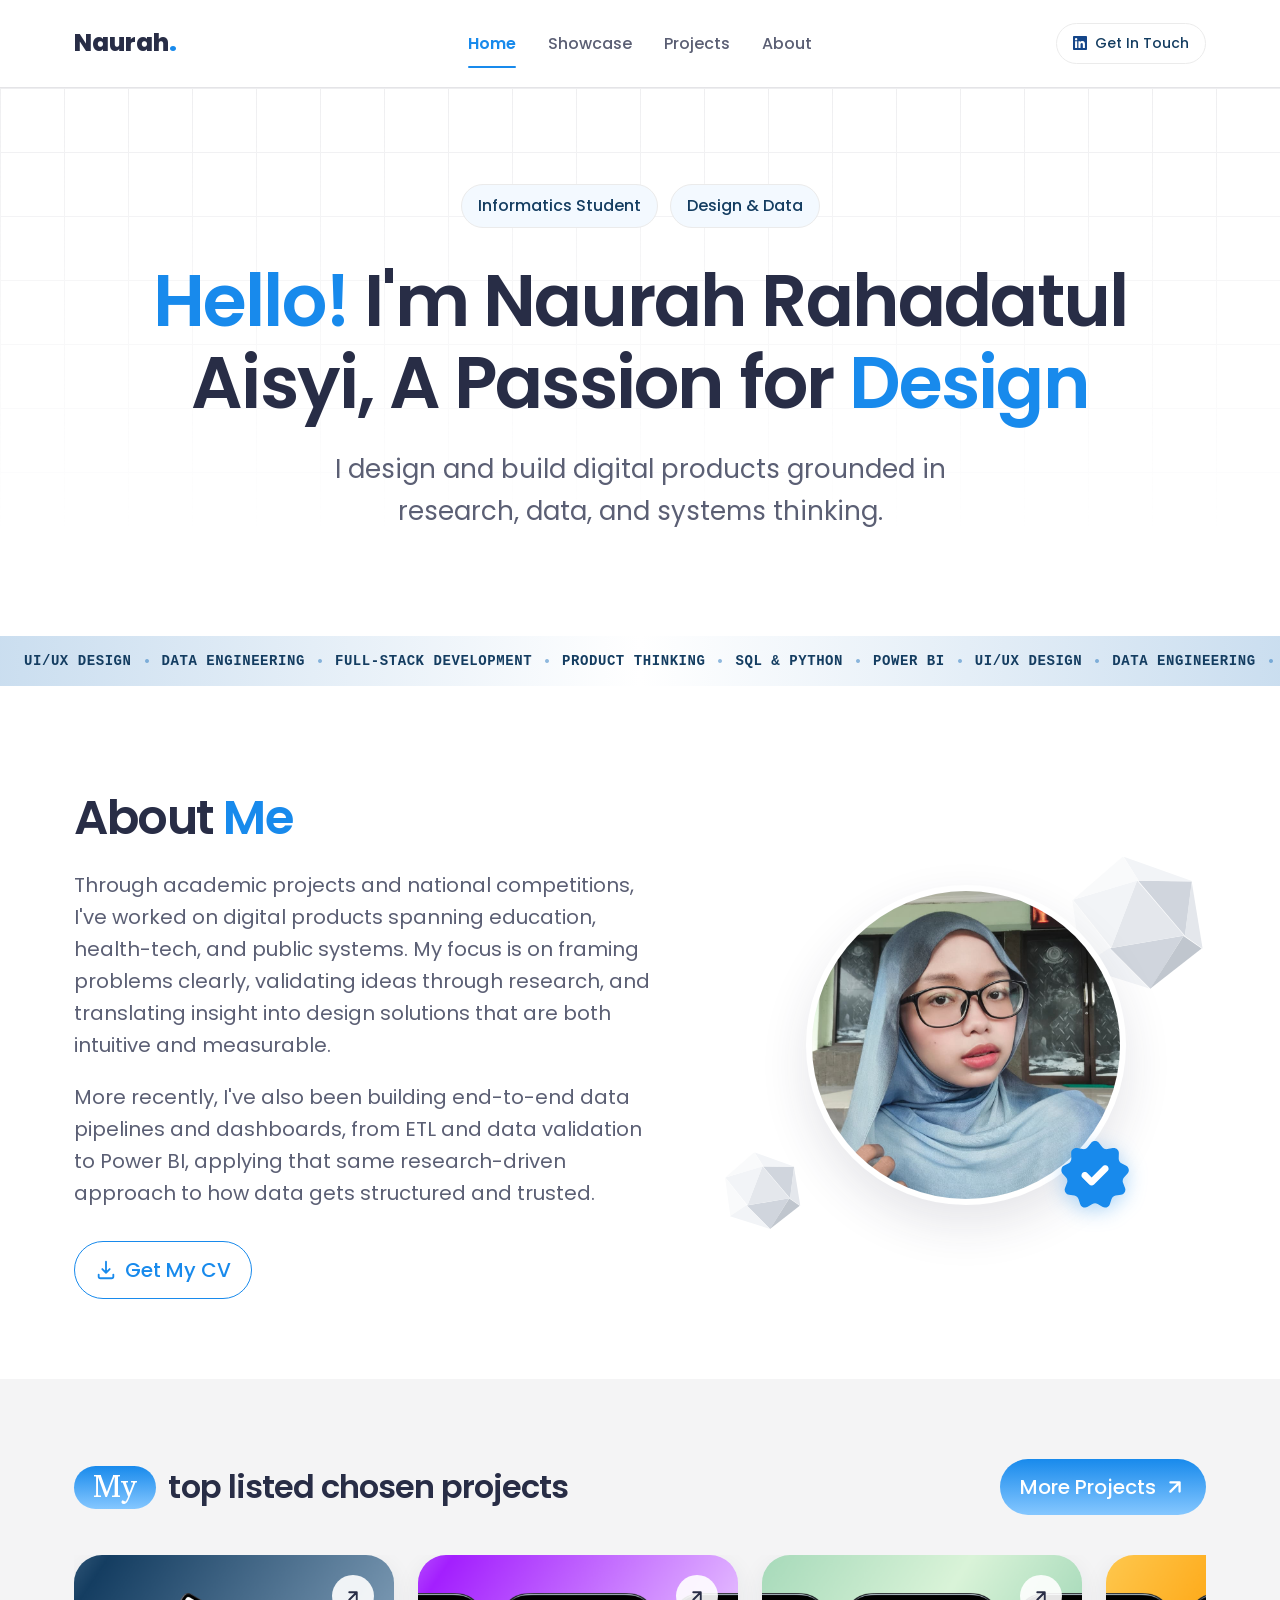
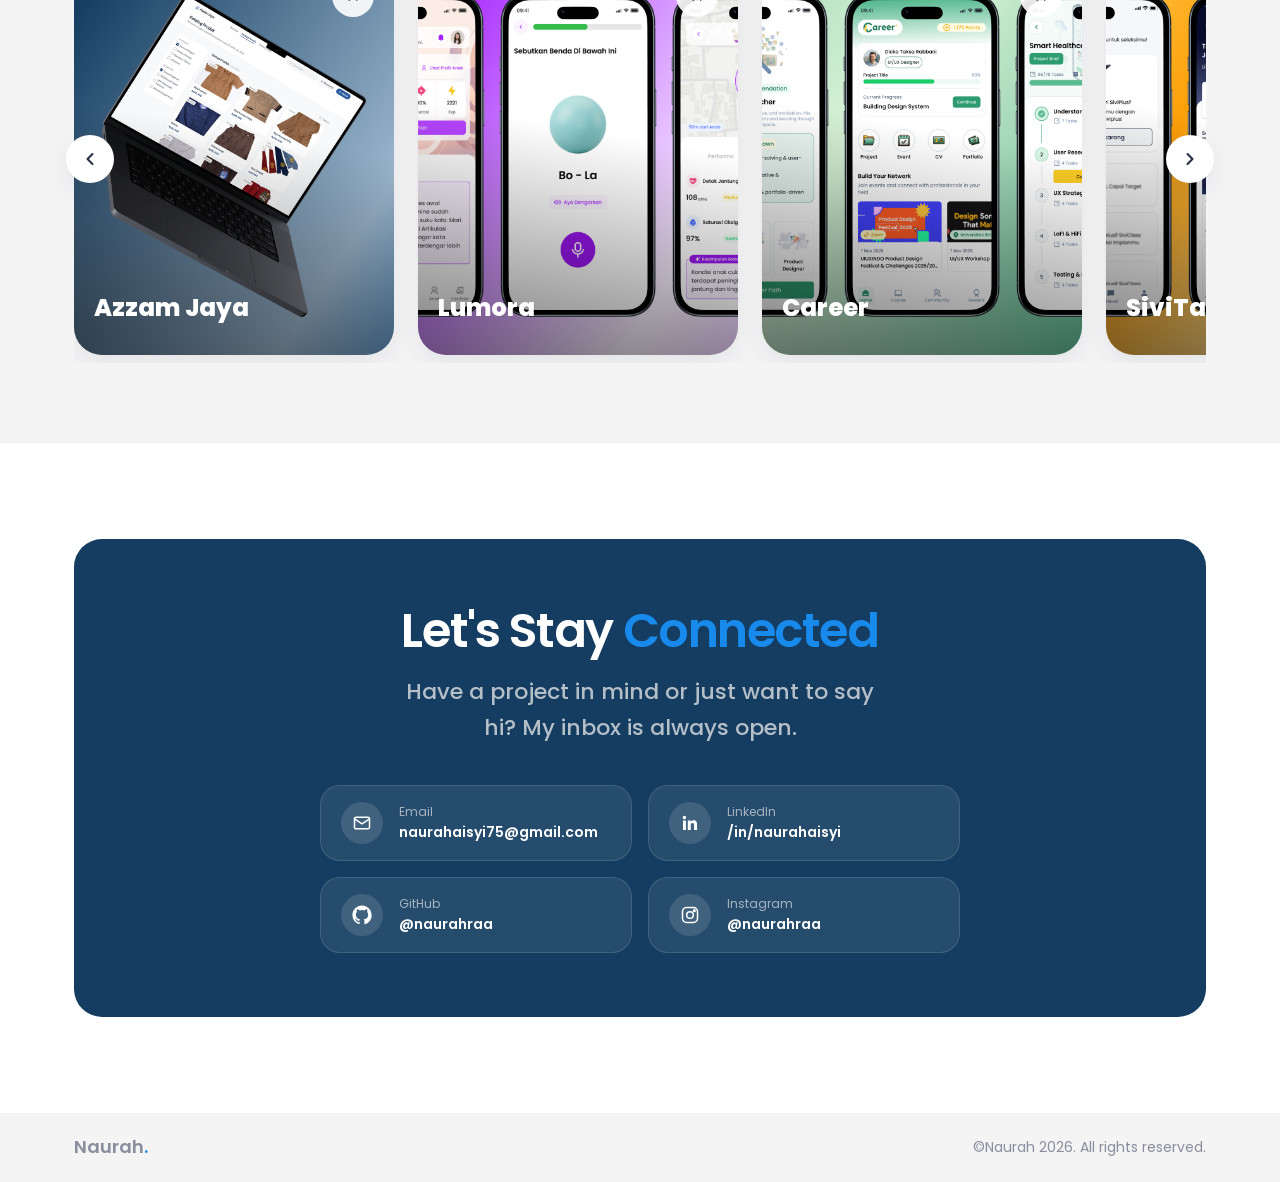
<file: index.html>
<!DOCTYPE html>
<html lang="id">
<head>
<meta charset="UTF-8">
<meta name="viewport" content="width=device-width, initial-scale=1.0">
<title>Naurah Rahadatul Aisyi — Design & Data</title>
<meta name="description" content="Portofolio Naurah Rahadatul Aisyi, Informatics Student di Universitas Gunadarma, bergerak di UI/UX design, full-stack development, dan data engineering.">

<link rel="preconnect" href="https://fonts.googleapis.com">
<link rel="preconnect" href="https://fonts.gstatic.com" crossorigin>
<link href="https://fonts.googleapis.com/css2?family=Poppins:wght@400;500;600;700&family=Abyssinica+SIL&display=swap" rel="stylesheet">

<link rel="stylesheet" href="css/tokens.css">
<link rel="stylesheet" href="css/reset.css">
<link rel="stylesheet" href="css/components.css">
<link rel="stylesheet" href="css/home.css">
</head>
<body>

<!-- ============ NAVBAR ============ -->
<header class="navbar">
  <div class="navbar__inner">
    <a href="index.html" class="navbar__logo">Naurah<span>.</span></a>

    <nav class="navbar__links">
      <a href="index.html" class="navbar__link">Home</a>
      <a href="showcase.html" class="navbar__link">Showcase</a>
      <a href="projects.html" class="navbar__link">Projects</a>
      <a href="about.html" class="navbar__link">About</a>
    </nav>

    <a href="https://linkedin.com/in/naurahaisyi" target="_blank" rel="noopener" class="navbar__cta btn btn--surface btn--sm">
      <svg class="btn__icon" viewBox="0 0 20 20" fill="currentColor"><path d="M18.52 0H1.48C.66 0 0 .64 0 1.44v17.11C0 19.35.66 20 1.48 20h17.04c.82 0 1.48-.65 1.48-1.44V1.44C20 .64 19.34 0 18.52 0ZM5.93 17.04H2.96V7.5h2.97v9.54ZM4.45 6.2a1.72 1.72 0 1 1 0-3.44 1.72 1.72 0 0 1 0 3.44Zm12.59 10.84h-2.96v-4.64c0-1.11-.02-2.53-1.54-2.53-1.55 0-1.78 1.2-1.78 2.45v4.72H7.8V7.5h2.84v1.3h.04c.4-.75 1.36-1.54 2.8-1.54 3 0 3.56 1.97 3.56 4.55v5.23Z"/></svg>
      Get In Touch
    </a>

    <button class="navbar__toggle" aria-label="Toggle menu">
      <svg width="24" height="24" viewBox="0 0 24 24" fill="none" stroke="currentColor" stroke-width="2"><path d="M4 7h16M4 12h16M4 17h16"/></svg>
    </button>
  </div>
</header>

<main>

  <!-- ============ HERO ============ -->
  <section class="hero">
    <div class="container hero__inner">
      <div class="hero__tags">
        <span class="badge badge--color badge--sm">Informatics Student</span>
        <span class="badge badge--color badge--sm">Design & Data</span>
      </div>

      <h1 class="hero__title">
        <span class="highlight">Hello!</span> I'm Naurah Rahadatul Aisyi, A Passion for <span class="hero__rotate" id="hero-rotate">Design</span>
      </h1>

      <p class="hero__subtitle">
        I design and build digital products grounded in research, data, and systems thinking.
      </p>
    </div>
  </section>

  <!-- ============ MARQUEE STRIP ============ -->
  <section class="marquee-strip">
    <div class="marquee-strip__band">
      <div class="marquee-strip__track">
        <span class="marquee-strip__item">UI/UX DESIGN</span>
        <span class="marquee-strip__dot">•</span>
        <span class="marquee-strip__item">DATA ENGINEERING</span>
        <span class="marquee-strip__dot">•</span>
        <span class="marquee-strip__item">FULL-STACK DEVELOPMENT</span>
        <span class="marquee-strip__dot">•</span>
        <span class="marquee-strip__item">PRODUCT THINKING</span>
        <span class="marquee-strip__dot">•</span>
        <span class="marquee-strip__item">SQL & PYTHON</span>
        <span class="marquee-strip__dot">•</span>
        <span class="marquee-strip__item">POWER BI</span>
        <span class="marquee-strip__dot">•</span>
        <span class="marquee-strip__item" aria-hidden="true">UI/UX DESIGN</span>
        <span class="marquee-strip__dot" aria-hidden="true">•</span>
        <span class="marquee-strip__item" aria-hidden="true">DATA ENGINEERING</span>
        <span class="marquee-strip__dot" aria-hidden="true">•</span>
        <span class="marquee-strip__item" aria-hidden="true">FULL-STACK DEVELOPMENT</span>
        <span class="marquee-strip__dot" aria-hidden="true">•</span>
        <span class="marquee-strip__item" aria-hidden="true">PRODUCT THINKING</span>
        <span class="marquee-strip__dot" aria-hidden="true">•</span>
        <span class="marquee-strip__item" aria-hidden="true">SQL & PYTHON</span>
        <span class="marquee-strip__dot" aria-hidden="true">•</span>
        <span class="marquee-strip__item" aria-hidden="true">POWER BI</span>
        <span class="marquee-strip__dot" aria-hidden="true">•</span>
      </div>
    </div>
  </section>

  <!-- ============ ABOUT PREVIEW ============ -->
  <section class="about-preview" id="about">
    <div class="container about-preview__grid">
      <div class="reveal">
        <h2 class="about-preview__title">About <span>Me</span></h2>
        <p class="about-preview__text">
          Through academic projects and national competitions, I've worked on digital products spanning education, health-tech, and public systems. My focus is on framing problems clearly, validating ideas through research, and translating insight into design solutions that are both intuitive and measurable.
        </p>
        <p class="about-preview__text">
          More recently, I've also been building end-to-end data pipelines and dashboards, from ETL and data validation to Power BI, applying that same research-driven approach to how data gets structured and trusted.
        </p>
        <a href="assets/CV_Naurah_Rahadatul_Aisyi.pdf" target="_blank" class="btn btn--outline btn--md">
          <svg class="btn__icon" viewBox="0 0 24 24" fill="none" stroke="currentColor" stroke-width="2" stroke-linecap="round" stroke-linejoin="round"><path d="M12 3v12m0 0 4-4m-4 4-4-4M4 17v2a2 2 0 0 0 2 2h12a2 2 0 0 0 2-2v-2"/></svg>
          Get My CV
        </a>
      </div>

      <div class="about-preview__photo reveal">
        <img class="about-preview__deco about-preview__deco--large" src="assets/profile/deco-crystal-large.svg" alt="">
        <img class="about-preview__deco about-preview__deco--small" src="assets/profile/deco-crystal-small.svg" alt="">

        <div class="about-preview__avatar">
          <div class="about-preview__photo-frame">
            <img src="assets/profile/photo.jpeg" alt="Foto Naurah Rahadatul Aisyi">
          </div>
          <img class="about-preview__badge" src="assets/profile/verified-tick.svg" alt="Verified badge">
        </div>
      </div>
    </div>
  </section>

  <!-- ============ TOP PROJECTS ============ -->
  <section class="projects section--subtle" id="projects">
    <div class="container">
      <div class="projects__header reveal">
        <h2 class="projects__title"><span class="badge-word">My</span> top listed chosen projects</h2>
        <a href="projects.html" class="btn btn--primary btn--md btn--arrow-hover">
          More Projects
          <svg class="btn__icon" viewBox="0 0 24 24" fill="none" stroke="currentColor" stroke-width="2.5" stroke-linecap="round" stroke-linejoin="round"><path d="M7 17 17 7M7 7h10v10"/></svg>
        </a>
      </div>

      <div class="projects__carousel-wrap reveal">
        <button type="button" class="projects__arrow projects__arrow--prev" aria-label="Previous project">
          <svg viewBox="0 0 24 24" fill="none" stroke="currentColor" stroke-width="2.5" stroke-linecap="round" stroke-linejoin="round"><path d="M15 18l-6-6 6-6"/></svg>
        </button>
        <button type="button" class="projects__arrow projects__arrow--next" aria-label="Next project">
          <svg viewBox="0 0 24 24" fill="none" stroke="currentColor" stroke-width="2.5" stroke-linecap="round" stroke-linejoin="round"><path d="M9 18l6-6-6-6"/></svg>
        </button>
        <div class="projects__carousel">

          <a href="azzam-jaya.html" class="project-card project-card--azzam">
            <img class="project-card__image" src="assets/projects/azzam-jaya/azzam-card-home.png" alt="Azzam Jaya website preview">
            <span class="project-card__go">
              <svg width="18" height="18" viewBox="0 0 24 24" fill="none" stroke="currentColor" stroke-width="2.5" stroke-linecap="round" stroke-linejoin="round"><path d="M7 17 17 7M7 7h10v10"/></svg>
            </span>
            <span class="project-card__body">
              <span class="project-card__name">Azzam Jaya</span>
              <span class="project-card__desc">A full-stack school uniform sales website with an AI-powered chatbot that helps customers find the right size, built end to end with Laravel and MySQL.</span>
            </span>
          </a>

          <a href="lumora.html" class="project-card project-card--lumora">
            <img class="project-card__image" src="assets/projects/lumora/lumora-card.png" alt="Lumora app preview">
            <span class="project-card__go">
              <svg width="18" height="18" viewBox="0 0 24 24" fill="none" stroke="currentColor" stroke-width="2.5" stroke-linecap="round" stroke-linejoin="round"><path d="M7 17 17 7M7 7h10v10"/></svg>
            </span>
            <span class="project-card__body">
              <span class="project-card__name">Lumora</span>
              <span class="project-card__desc">An AI-powered mobile app that uses adaptive articulation training and phoneme analysis to help children with Down syndrome build communication skills.</span>
            </span>
          </a>

          <a href="career.html" class="project-card project-card--career">
            <img class="project-card__image" src="assets/projects/career/career-card.png" alt="Career app preview">
            <span class="project-card__go">
              <svg width="18" height="18" viewBox="0 0 24 24" fill="none" stroke="currentColor" stroke-width="2.5" stroke-linecap="round" stroke-linejoin="round"><path d="M7 17 17 7M7 7h10v10"/></svg>
            </span>
            <span class="project-card__body">
              <span class="project-card__name">Career</span>
              <span class="project-card__desc">A project-based career platform that bridges academic learning with real industry skills through guided milestones and portfolio building.</span>
            </span>
          </a>

          <a href="sivitas.html" class="project-card project-card--sivitas">
            <img class="project-card__image" src="assets/projects/sivitas/sivitas-card.png" alt="SiviTas app preview">
            <span class="project-card__go">
              <svg width="18" height="18" viewBox="0 0 24 24" fill="none" stroke="currentColor" stroke-width="2.5" stroke-linecap="round" stroke-linejoin="round"><path d="M7 17 17 7M7 7h10v10"/></svg>
            </span>
            <span class="project-card__body">
              <span class="project-card__name">SiviTas</span>
              <span class="project-card__desc">A digital campus ecosystem that connects students with events, organizations, and trending university activities.</span>
            </span>
          </a>

        </div>
        <div class="projects__dots"></div>
      </div>
    </div>
  </section>


</main>

<!-- ============ FOOTER ============ -->
<!-- ============ CONNECT ============ -->
<section class="connect">
  <div class="container">
    <div class="connect__frame">
      <h2 class="connect__title">Let's Stay <span class="text-accent">Connected</span></h2>
      <p class="connect__subtitle">Have a project in mind or just want to say hi? My inbox is always open.</p>

      <div class="connect__grid">
        <a href="mailto:naurahaisyi75@gmail.com" class="connect__card">
          <span class="connect__card-icon">
            <svg viewBox="0 0 24 24" fill="none" stroke="currentColor" stroke-width="1.8" stroke-linecap="round" stroke-linejoin="round"><rect x="3" y="5" width="18" height="14" rx="2"/><path d="m3 7 9 6 9-6"/></svg>
          </span>
          <span class="connect__card-text">
            <span class="connect__card-label">Email</span>
            <span class="connect__card-value">naurahaisyi75@gmail.com</span>
          </span>
        </a>

        <a href="https://linkedin.com/in/naurahaisyi" target="_blank" rel="noopener" class="connect__card">
          <span class="connect__card-icon">
            <svg viewBox="0 0 24 24" fill="currentColor"><path d="M20.45 20.45h-3.55v-5.57c0-1.33-.02-3.03-1.85-3.03-1.86 0-2.14 1.45-2.14 2.94v5.66H9.36V9h3.41v1.56h.05c.47-.9 1.64-1.85 3.38-1.85 3.6 0 4.27 2.37 4.27 5.46v6.28zM5.34 7.43a2.06 2.06 0 1 1 0-4.12 2.06 2.06 0 0 1 0 4.12zM7.12 20.45H3.56V9h3.56v11.45z"/></svg>
          </span>
          <span class="connect__card-text">
            <span class="connect__card-label">LinkedIn</span>
            <span class="connect__card-value">/in/naurahaisyi</span>
          </span>
        </a>

        <a href="https://github.com/naurahraa" target="_blank" rel="noopener" class="connect__card">
          <span class="connect__card-icon">
            <svg viewBox="0 0 24 24" fill="currentColor"><path d="M12 .5C5.65.5.5 5.65.5 12c0 5.08 3.29 9.39 7.86 10.91.57.1.78-.25.78-.55 0-.27-.01-1.16-.02-2.11-3.2.7-3.87-1.36-3.87-1.36-.53-1.33-1.28-1.68-1.28-1.68-1.05-.71.08-.7.08-.7 1.16.08 1.77 1.19 1.77 1.19 1.03 1.76 2.7 1.25 3.36.96.1-.75.4-1.25.73-1.54-2.56-.29-5.25-1.28-5.25-5.7 0-1.26.45-2.29 1.19-3.09-.12-.29-.52-1.47.11-3.06 0 0 .97-.31 3.18 1.18a11.05 11.05 0 0 1 5.8 0c2.2-1.49 3.17-1.18 3.17-1.18.64 1.59.24 2.77.12 3.06.74.8 1.18 1.83 1.18 3.09 0 4.43-2.7 5.4-5.27 5.69.42.36.78 1.07.78 2.16 0 1.56-.01 2.82-.01 3.2 0 .31.2.66.79.55A10.53 10.53 0 0 0 23.5 12C23.5 5.65 18.35.5 12 .5Z"/></svg>
          </span>
          <span class="connect__card-text">
            <span class="connect__card-label">GitHub</span>
            <span class="connect__card-value">@naurahraa</span>
          </span>
        </a>

        <a href="https://www.instagram.com/naurahraa" target="_blank" rel="noopener" class="connect__card">
          <span class="connect__card-icon">
            <svg viewBox="0 0 24 24" fill="none" stroke="currentColor" stroke-width="1.8"><rect x="3" y="3" width="18" height="18" rx="5"/><circle cx="12" cy="12" r="4"/><circle cx="17.2" cy="6.8" r="1"/></svg>
          </span>
          <span class="connect__card-text">
            <span class="connect__card-label">Instagram</span>
            <span class="connect__card-value">@naurahraa</span>
          </span>
        </a>
      </div>
    </div>
  </div>
</section>

<!-- ============ FOOTER BAR ============ -->
<footer class="footer">
  <div class="container footer__inner">
    <span class="footer__logo">Naurah<span>.</span></span>
    <p class="footer__copyright">©Naurah 2026. All rights reserved.</p>
  </div>
</footer>

<script src="js/main.js"></script>
<script src="js/animations.js"></script>
</body>
</html>
</file>
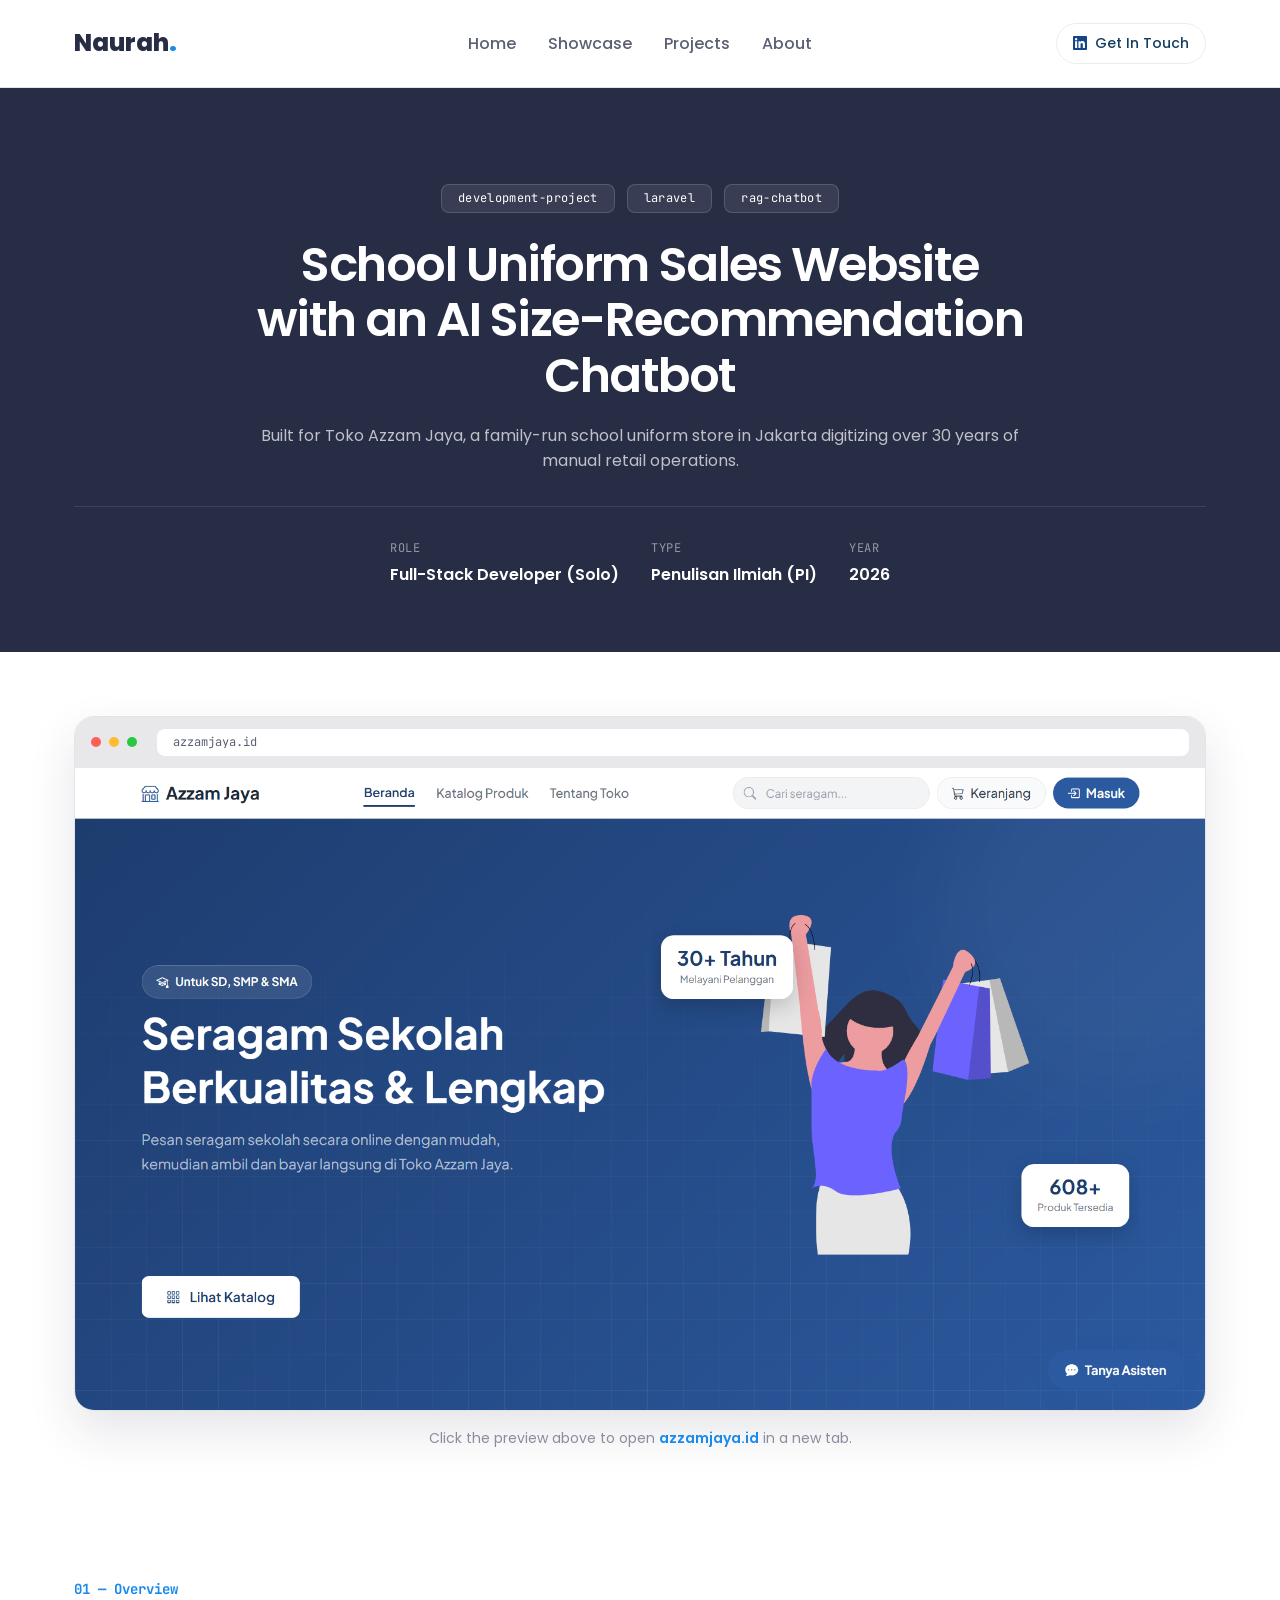
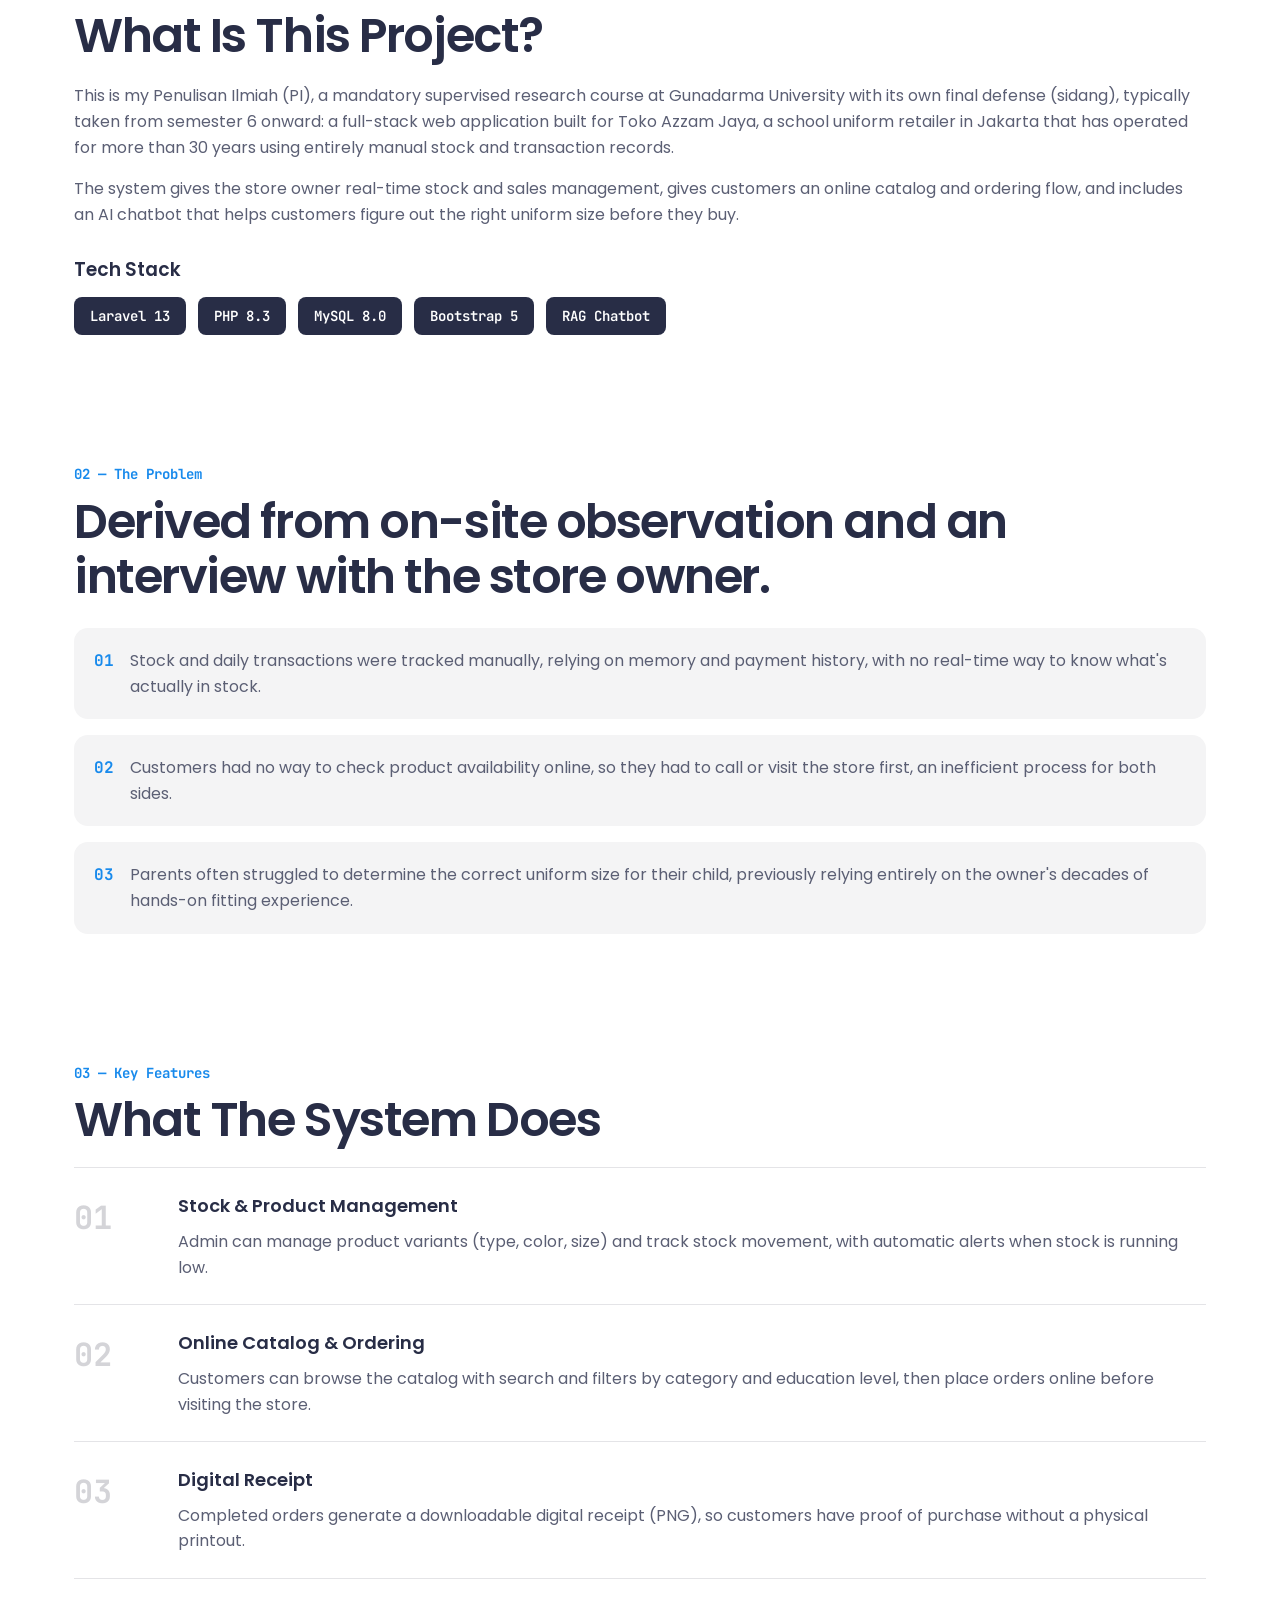
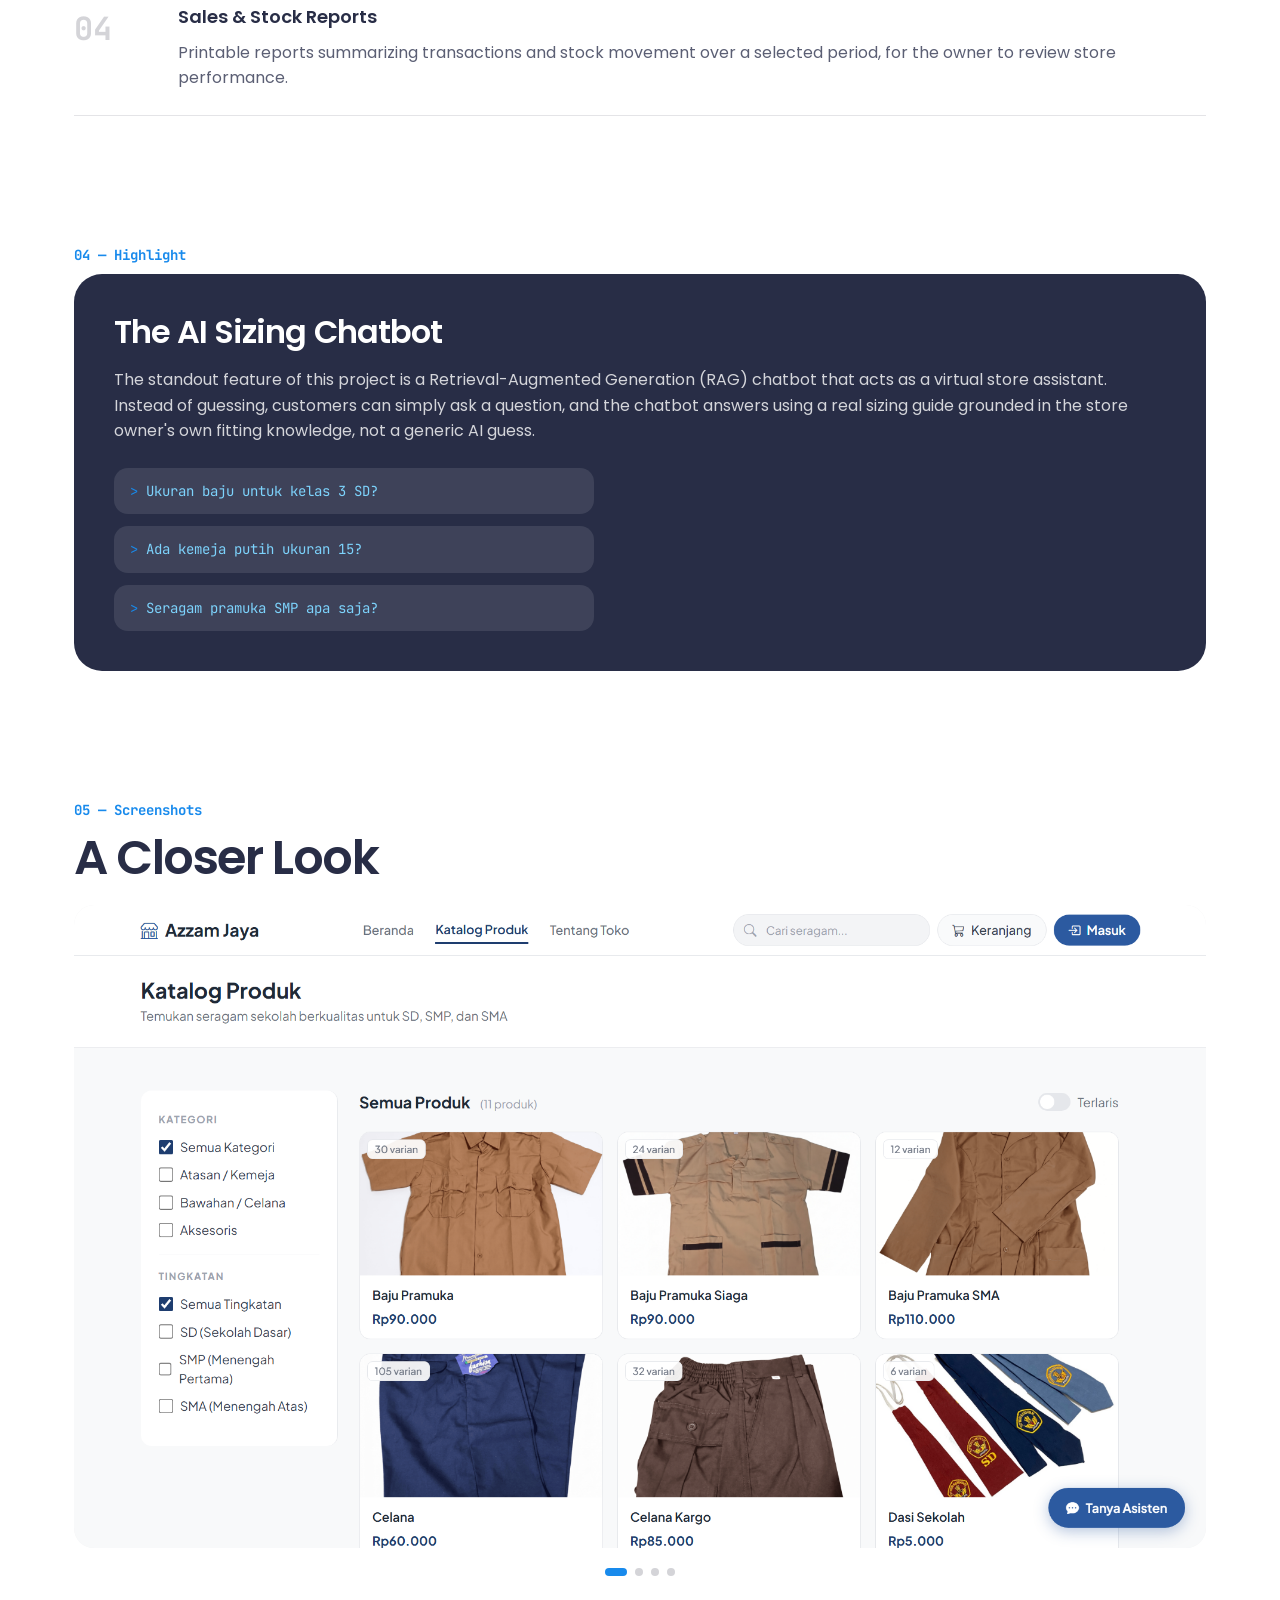
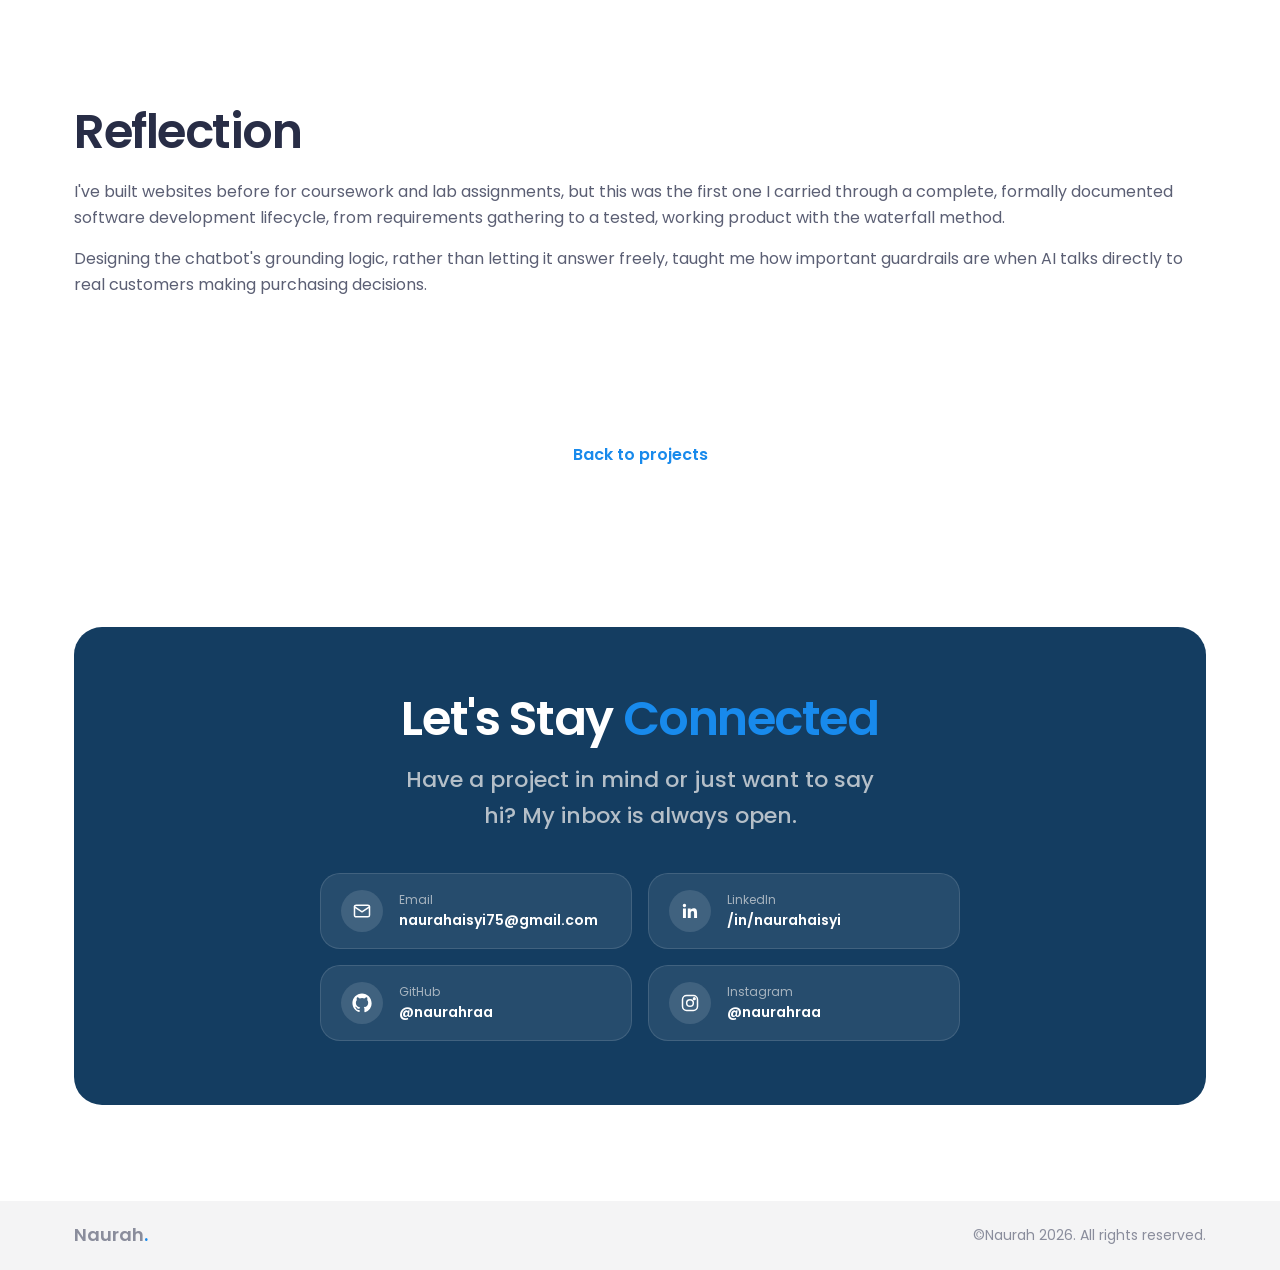
<file: azzam-jaya.html>
<!DOCTYPE html>
<html lang="id">
<head>
<meta charset="UTF-8">
<meta name="viewport" content="width=device-width, initial-scale=1.0">
<title>Azzam Jaya — Naurah Rahadatul Aisyi</title>
<meta name="description" content="Pembuatan Website Penjualan Seragam Sekolah dengan Fitur Chatbot AI Rekomendasi Ukuran pada Toko Azzam Jaya.">

<link rel="preconnect" href="https://fonts.googleapis.com">
<link rel="preconnect" href="https://fonts.gstatic.com" crossorigin>
<link href="https://fonts.googleapis.com/css2?family=Poppins:wght@400;500;600;700&family=Abyssinica+SIL&family=JetBrains+Mono:wght@500;600;700&display=swap" rel="stylesheet">

<link rel="stylesheet" href="css/tokens.css">
<link rel="stylesheet" href="css/reset.css">
<link rel="stylesheet" href="css/components.css">
<link rel="stylesheet" href="css/dev-project.css">
</head>
<body class="theme-azzam">

<!-- ============ NAVBAR ============ -->
<header class="navbar">
  <div class="navbar__inner">
    <a href="index.html" class="navbar__logo">Naurah<span>.</span></a>

    <nav class="navbar__links">
      <a href="index.html" class="navbar__link">Home</a>
      <a href="showcase.html" class="navbar__link">Showcase</a>
      <a href="projects.html" class="navbar__link">Projects</a>
      <a href="about.html" class="navbar__link">About</a>
    </nav>

    <a href="https://linkedin.com/in/naurahaisyi" target="_blank" rel="noopener" class="navbar__cta btn btn--surface btn--sm">
      <svg class="btn__icon" viewBox="0 0 20 20" fill="currentColor"><path d="M18.52 0H1.48C.66 0 0 .64 0 1.44v17.11C0 19.35.66 20 1.48 20h17.04c.82 0 1.48-.65 1.48-1.44V1.44C20 .64 19.34 0 18.52 0ZM5.93 17.04H2.96V7.5h2.97v9.54ZM4.45 6.2a1.72 1.72 0 1 1 0-3.44 1.72 1.72 0 0 1 0 3.44Zm12.59 10.84h-2.96v-4.64c0-1.11-.02-2.53-1.54-2.53-1.55 0-1.78 1.2-1.78 2.45v4.72H7.8V7.5h2.84v1.3h.04c.4-.75 1.36-1.54 2.8-1.54 3 0 3.56 1.97 3.56 4.55v5.23Z"/></svg>
      Get In Touch
    </a>

    <button class="navbar__toggle" aria-label="Toggle menu">
      <svg width="24" height="24" viewBox="0 0 24 24" fill="none" stroke="currentColor" stroke-width="2"><path d="M4 7h16M4 12h16M4 17h16"/></svg>
    </button>
  </div>
</header>

<main>

  <!-- ============ HERO ============ -->
  <section class="dev-hero">
    <div class="container">
      <div class="dev-hero__tags">
        <span class="dev-hero__tag">development-project</span>
        <span class="dev-hero__tag">laravel</span>
        <span class="dev-hero__tag">rag-chatbot</span>
      </div>
      <h1 class="dev-hero__title">School Uniform Sales Website with an AI Size-Recommendation Chatbot</h1>
      <p class="dev-hero__subtitle">Built for Toko Azzam Jaya, a family-run school uniform store in Jakarta digitizing over 30 years of manual retail operations.</p>

      <div class="dev-hero__meta">
        <div class="dev-hero__meta-item">
          <div class="dev-hero__meta-label">Role</div>
          <div class="dev-hero__meta-value">Full-Stack Developer (Solo)</div>
        </div>
        <div class="dev-hero__meta-item">
          <div class="dev-hero__meta-label">Type</div>
          <div class="dev-hero__meta-value">Penulisan Ilmiah (PI)</div>
        </div>
        <div class="dev-hero__meta-item">
          <div class="dev-hero__meta-label">Year</div>
          <div class="dev-hero__meta-value">2026</div>
        </div>
      </div>
    </div>
  </section>

  <!-- ============ LIVE PREVIEW ============ -->
  <section class="dev-section" style="border-top: none; padding-top: var(--space-16);">
    <div class="container">
      <a href="https://azzamjaya.id/" target="_blank" rel="noopener" class="browser-frame">
        <span class="browser-frame__bar">
          <span class="browser-frame__dot browser-frame__dot--red"></span>
          <span class="browser-frame__dot browser-frame__dot--yellow"></span>
          <span class="browser-frame__dot browser-frame__dot--green"></span>
          <span class="browser-frame__url">azzamjaya.id</span>
        </span>
        <img src="assets/projects/azzam-jaya/azzam-hero.png" alt="Azzam Jaya website homepage">
      </a>
      <p class="browser-frame-caption">Click the preview above to open <a href="https://azzamjaya.id/" target="_blank" rel="noopener">azzamjaya.id</a> in a new tab.</p>
    </div>
  </section>

  <!-- ============ OVERVIEW ============ -->
  <section class="dev-section">
    <div class="container">
      <span class="dev-section__num">01 — Overview</span>
      <h2 class="dev-section__title">What Is This Project?</h2>
      <p class="dev-section__text">This is my Penulisan Ilmiah (PI), a mandatory supervised research course at Gunadarma University with its own final defense (sidang), typically taken from semester 6 onward: a full-stack web application built for Toko Azzam Jaya, a school uniform retailer in Jakarta that has operated for more than 30 years using entirely manual stock and transaction records.</p>
      <p class="dev-section__text">The system gives the store owner real-time stock and sales management, gives customers an online catalog and ordering flow, and includes an AI chatbot that helps customers figure out the right uniform size before they buy.</p>

      <h3 style="font-weight: var(--weight-semibold); margin-top: var(--space-8); margin-bottom: var(--space-4);">Tech Stack</h3>
      <div class="tech-stack">
        <span class="tech-badge">Laravel 13</span>
        <span class="tech-badge">PHP 8.3</span>
        <span class="tech-badge">MySQL 8.0</span>
        <span class="tech-badge">Bootstrap 5</span>
        <span class="tech-badge">RAG Chatbot</span>
      </div>
    </div>
  </section>

  <!-- ============ PROBLEM ============ -->
  <section class="dev-section">
    <div class="container">
      <span class="dev-section__num">02 — The Problem</span>
      <h2 class="dev-section__title">Derived from on-site observation and an interview with the store owner.</h2>

      <div class="dev-problem-list">
        <div class="dev-problem-item">
          <span class="dev-problem-item__num">01</span>
          <p class="dev-problem-item__text">Stock and daily transactions were tracked manually, relying on memory and payment history, with no real-time way to know what's actually in stock.</p>
        </div>
        <div class="dev-problem-item">
          <span class="dev-problem-item__num">02</span>
          <p class="dev-problem-item__text">Customers had no way to check product availability online, so they had to call or visit the store first, an inefficient process for both sides.</p>
        </div>
        <div class="dev-problem-item">
          <span class="dev-problem-item__num">03</span>
          <p class="dev-problem-item__text">Parents often struggled to determine the correct uniform size for their child, previously relying entirely on the owner's decades of hands-on fitting experience.</p>
        </div>
      </div>
    </div>
  </section>

  <!-- ============ FEATURES ============ -->
  <section class="dev-section">
    <div class="container">
      <span class="dev-section__num">03 — Key Features</span>
      <h2 class="dev-section__title">What The System Does</h2>

      <div class="dev-feature-list">
        <div class="dev-feature-item">
          <span class="dev-feature-item__num">01</span>
          <div>
            <div class="dev-feature-item__title">Stock &amp; Product Management</div>
            <p class="dev-feature-item__text">Admin can manage product variants (type, color, size) and track stock movement, with automatic alerts when stock is running low.</p>
          </div>
        </div>
        <div class="dev-feature-item">
          <span class="dev-feature-item__num">02</span>
          <div>
            <div class="dev-feature-item__title">Online Catalog &amp; Ordering</div>
            <p class="dev-feature-item__text">Customers can browse the catalog with search and filters by category and education level, then place orders online before visiting the store.</p>
          </div>
        </div>
        <div class="dev-feature-item">
          <span class="dev-feature-item__num">03</span>
          <div>
            <div class="dev-feature-item__title">Digital Receipt</div>
            <p class="dev-feature-item__text">Completed orders generate a downloadable digital receipt (PNG), so customers have proof of purchase without a physical printout.</p>
          </div>
        </div>
        <div class="dev-feature-item">
          <span class="dev-feature-item__num">04</span>
          <div>
            <div class="dev-feature-item__title">Sales &amp; Stock Reports</div>
            <p class="dev-feature-item__text">Printable reports summarizing transactions and stock movement over a selected period, for the owner to review store performance.</p>
          </div>
        </div>
      </div>
    </div>
  </section>

  <!-- ============ CHATBOT SPOTLIGHT ============ -->
  <section class="dev-section">
    <div class="container">
      <span class="dev-section__num">04 — Highlight</span>
      <div class="chatbot-spotlight">
        <h2 class="chatbot-spotlight__title">The AI Sizing Chatbot</h2>
        <p class="chatbot-spotlight__text">The standout feature of this project is a Retrieval-Augmented Generation (RAG) chatbot that acts as a virtual store assistant. Instead of guessing, customers can simply ask a question, and the chatbot answers using a real sizing guide grounded in the store owner's own fitting knowledge, not a generic AI guess.</p>

        <div class="chatbot-example">
          <div class="chatbot-example__bubble">Ukuran baju untuk kelas 3 SD?</div>
          <div class="chatbot-example__bubble">Ada kemeja putih ukuran 15?</div>
          <div class="chatbot-example__bubble">Seragam pramuka SMP apa saja?</div>
        </div>
      </div>
    </div>
  </section>

  <!-- ============ SCREENSHOTS ============ -->
  <section class="dev-section">
    <div class="container">
      <span class="dev-section__num">05 — Screenshots</span>
      <h2 class="dev-section__title">A Closer Look</h2>

      <div class="screen-carousel" id="screen-carousel">
        <div class="screen-carousel__track">
          <img src="assets/projects/azzam-jaya/azzam-screen-1.png" alt="Product catalog page" class="is-active">
          <img src="assets/projects/azzam-jaya/azzam-screen-2.png" alt="Tie product detail page">
          <img src="assets/projects/azzam-jaya/azzam-screen-3.png" alt="AI chatbot open on the catalog page">
          <img src="assets/projects/azzam-jaya/azzam-screen-4.png" alt="About Us page, Visit Us section">
        </div>
        <div class="screen-carousel__dots"></div>
      </div>
    </div>
  </section>

  <!-- ============ REFLECTION ============ -->
  <section class="dev-reflection">
    <div class="container">
      <h2 class="dev-reflection__title">Reflection</h2>
      <p class="dev-reflection__text">I've built websites before for coursework and lab assignments, but this was the first one I carried through a complete, formally documented software development lifecycle, from requirements gathering to a tested, working product with the waterfall method.</p>
      <p class="dev-reflection__text">Designing the chatbot's grounding logic, rather than letting it answer freely, taught me how important guardrails are when AI talks directly to real customers making purchasing decisions.</p>
    </div>
  </section>

  <a href="projects.html" class="back-home">Back to projects</a>

</main>

<!-- ============ CONNECT ============ -->
<section class="connect">
  <div class="container">
    <div class="connect__frame">
      <h2 class="connect__title">Let's Stay <span class="text-accent">Connected</span></h2>
      <p class="connect__subtitle">Have a project in mind or just want to say hi? My inbox is always open.</p>

      <div class="connect__grid">
        <a href="mailto:naurahaisyi75@gmail.com" class="connect__card">
          <span class="connect__card-icon">
            <svg viewBox="0 0 24 24" fill="none" stroke="currentColor" stroke-width="1.8" stroke-linecap="round" stroke-linejoin="round"><rect x="3" y="5" width="18" height="14" rx="2"/><path d="m3 7 9 6 9-6"/></svg>
          </span>
          <span class="connect__card-text">
            <span class="connect__card-label">Email</span>
            <span class="connect__card-value">naurahaisyi75@gmail.com</span>
          </span>
        </a>

        <a href="https://linkedin.com/in/naurahaisyi" target="_blank" rel="noopener" class="connect__card">
          <span class="connect__card-icon">
            <svg viewBox="0 0 24 24" fill="currentColor"><path d="M20.45 20.45h-3.55v-5.57c0-1.33-.02-3.03-1.85-3.03-1.86 0-2.14 1.45-2.14 2.94v5.66H9.36V9h3.41v1.56h.05c.47-.9 1.64-1.85 3.38-1.85 3.6 0 4.27 2.37 4.27 5.46v6.28zM5.34 7.43a2.06 2.06 0 1 1 0-4.12 2.06 2.06 0 0 1 0 4.12zM7.12 20.45H3.56V9h3.56v11.45z"/></svg>
          </span>
          <span class="connect__card-text">
            <span class="connect__card-label">LinkedIn</span>
            <span class="connect__card-value">/in/naurahaisyi</span>
          </span>
        </a>

        <a href="https://github.com/naurahraa" target="_blank" rel="noopener" class="connect__card">
          <span class="connect__card-icon">
            <svg viewBox="0 0 24 24" fill="currentColor"><path d="M12 .5C5.65.5.5 5.65.5 12c0 5.08 3.29 9.39 7.86 10.91.57.1.78-.25.78-.55 0-.27-.01-1.16-.02-2.11-3.2.7-3.87-1.36-3.87-1.36-.53-1.33-1.28-1.68-1.28-1.68-1.05-.71.08-.7.08-.7 1.16.08 1.77 1.19 1.77 1.19 1.03 1.76 2.7 1.25 3.36.96.1-.75.4-1.25.73-1.54-2.56-.29-5.25-1.28-5.25-5.7 0-1.26.45-2.29 1.19-3.09-.12-.29-.52-1.47.11-3.06 0 0 .97-.31 3.18 1.18a11.05 11.05 0 0 1 5.8 0c2.2-1.49 3.17-1.18 3.17-1.18.64 1.59.24 2.77.12 3.06.74.8 1.18 1.83 1.18 3.09 0 4.43-2.7 5.4-5.27 5.69.42.36.78 1.07.78 2.16 0 1.56-.01 2.82-.01 3.2 0 .31.2.66.79.55A10.53 10.53 0 0 0 23.5 12C23.5 5.65 18.35.5 12 .5Z"/></svg>
          </span>
          <span class="connect__card-text">
            <span class="connect__card-label">GitHub</span>
            <span class="connect__card-value">@naurahraa</span>
          </span>
        </a>

        <a href="https://www.instagram.com/naurahraa" target="_blank" rel="noopener" class="connect__card">
          <span class="connect__card-icon">
            <svg viewBox="0 0 24 24" fill="none" stroke="currentColor" stroke-width="1.8"><rect x="3" y="3" width="18" height="18" rx="5"/><circle cx="12" cy="12" r="4"/><circle cx="17.2" cy="6.8" r="1"/></svg>
          </span>
          <span class="connect__card-text">
            <span class="connect__card-label">Instagram</span>
            <span class="connect__card-value">@naurahraa</span>
          </span>
        </a>
      </div>
    </div>
  </div>
</section>

<!-- ============ FOOTER BAR ============ -->
<footer class="footer">
  <div class="container footer__inner">
    <span class="footer__logo">Naurah<span>.</span></span>
    <p class="footer__copyright">©Naurah 2026. All rights reserved.</p>
  </div>
</footer>

<script src="js/main.js"></script>
<script src="js/animations.js"></script>
<script>
  (function () {
    var carousel = document.getElementById('screen-carousel');
    if (!carousel) return;

    var slides = Array.from(carousel.querySelectorAll('.screen-carousel__track img'));
    var dotsWrap = carousel.querySelector('.screen-carousel__dots');
    var active = 0;
    var timer;

    slides.forEach(function (_, i) {
      var dot = document.createElement('button');
      dot.type = 'button';
      dot.setAttribute('aria-label', 'Go to slide ' + (i + 1));
      if (i === 0) dot.classList.add('is-active');
      dot.addEventListener('click', function () {
        goTo(i);
        restart();
      });
      dotsWrap.appendChild(dot);
    });
    var dots = Array.from(dotsWrap.children);

    function goTo(index) {
      slides[active].classList.remove('is-active');
      dots[active].classList.remove('is-active');
      active = index;
      slides[active].classList.add('is-active');
      dots[active].classList.add('is-active');
    }

    function next() {
      goTo((active + 1) % slides.length);
    }

    function restart() {
      clearInterval(timer);
      timer = setInterval(next, 4000);
    }

    restart();
  })();
</script>
</body>
</html>
</file>
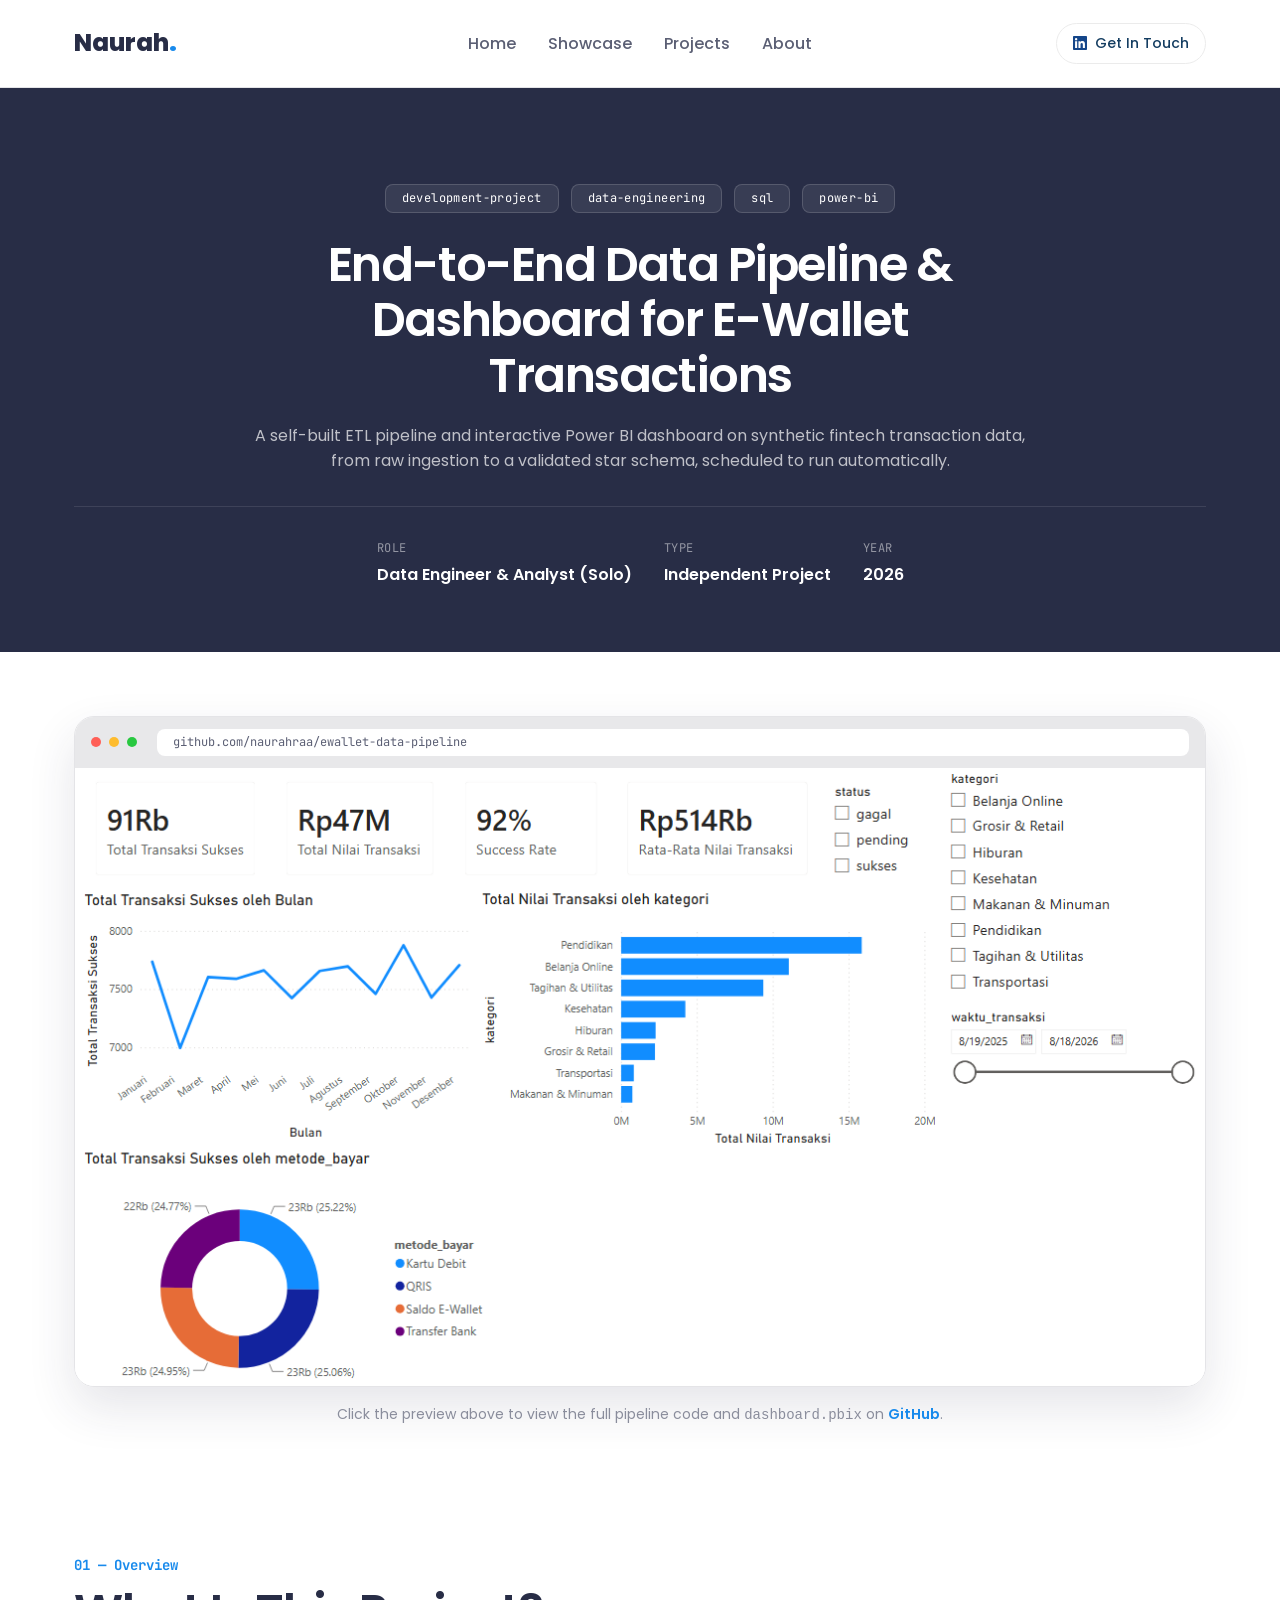
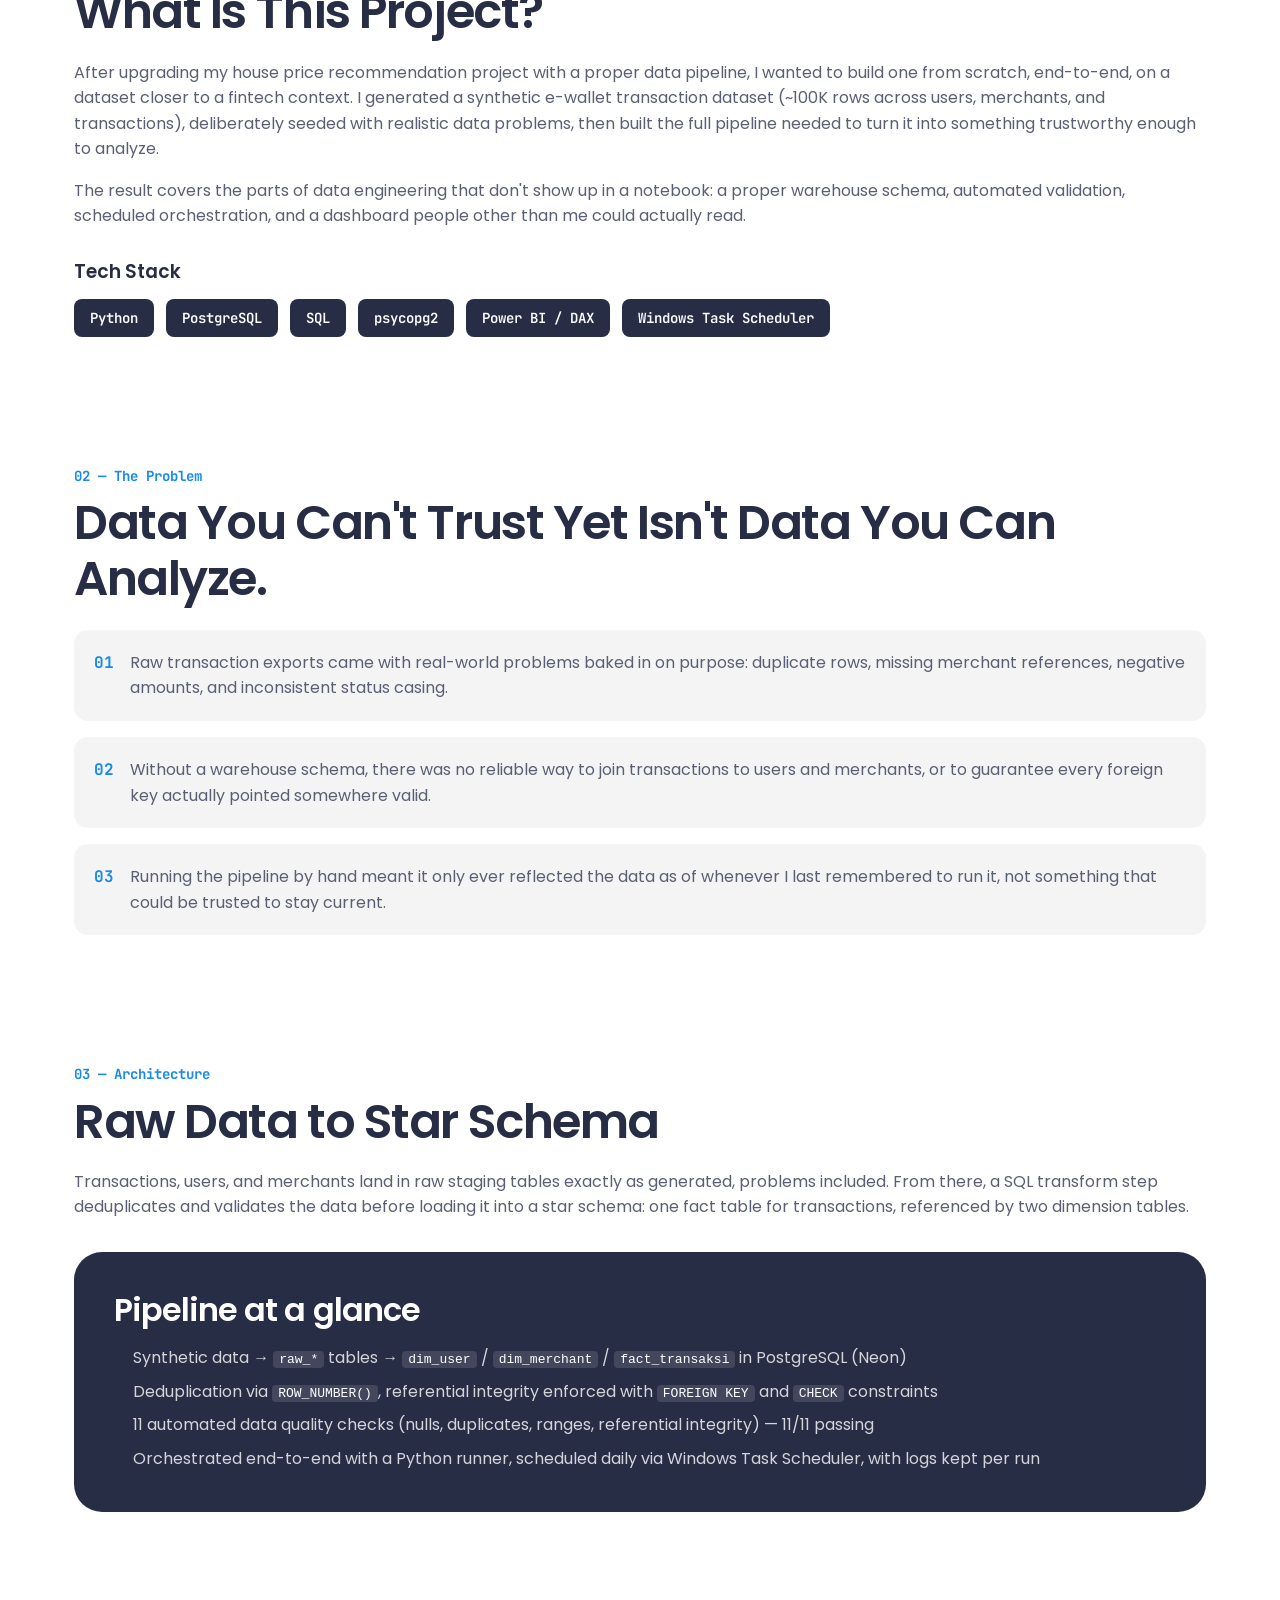
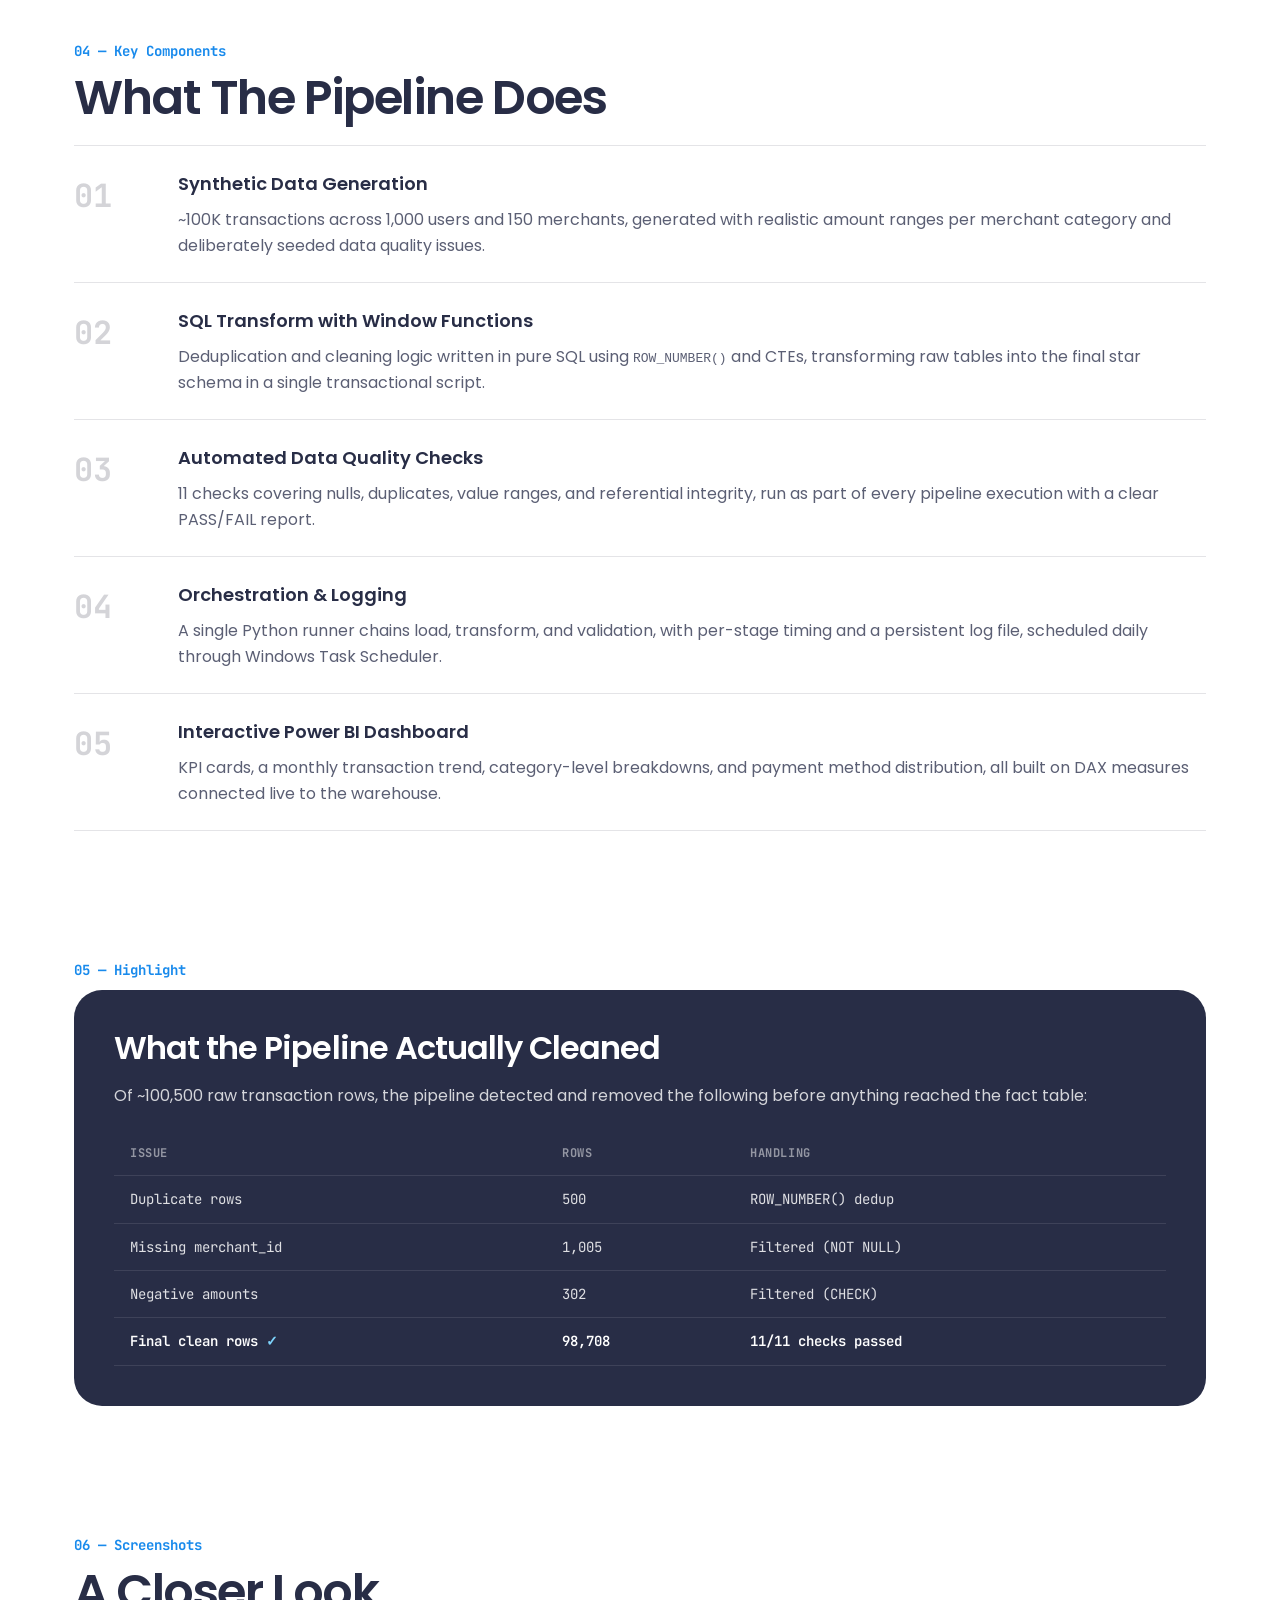
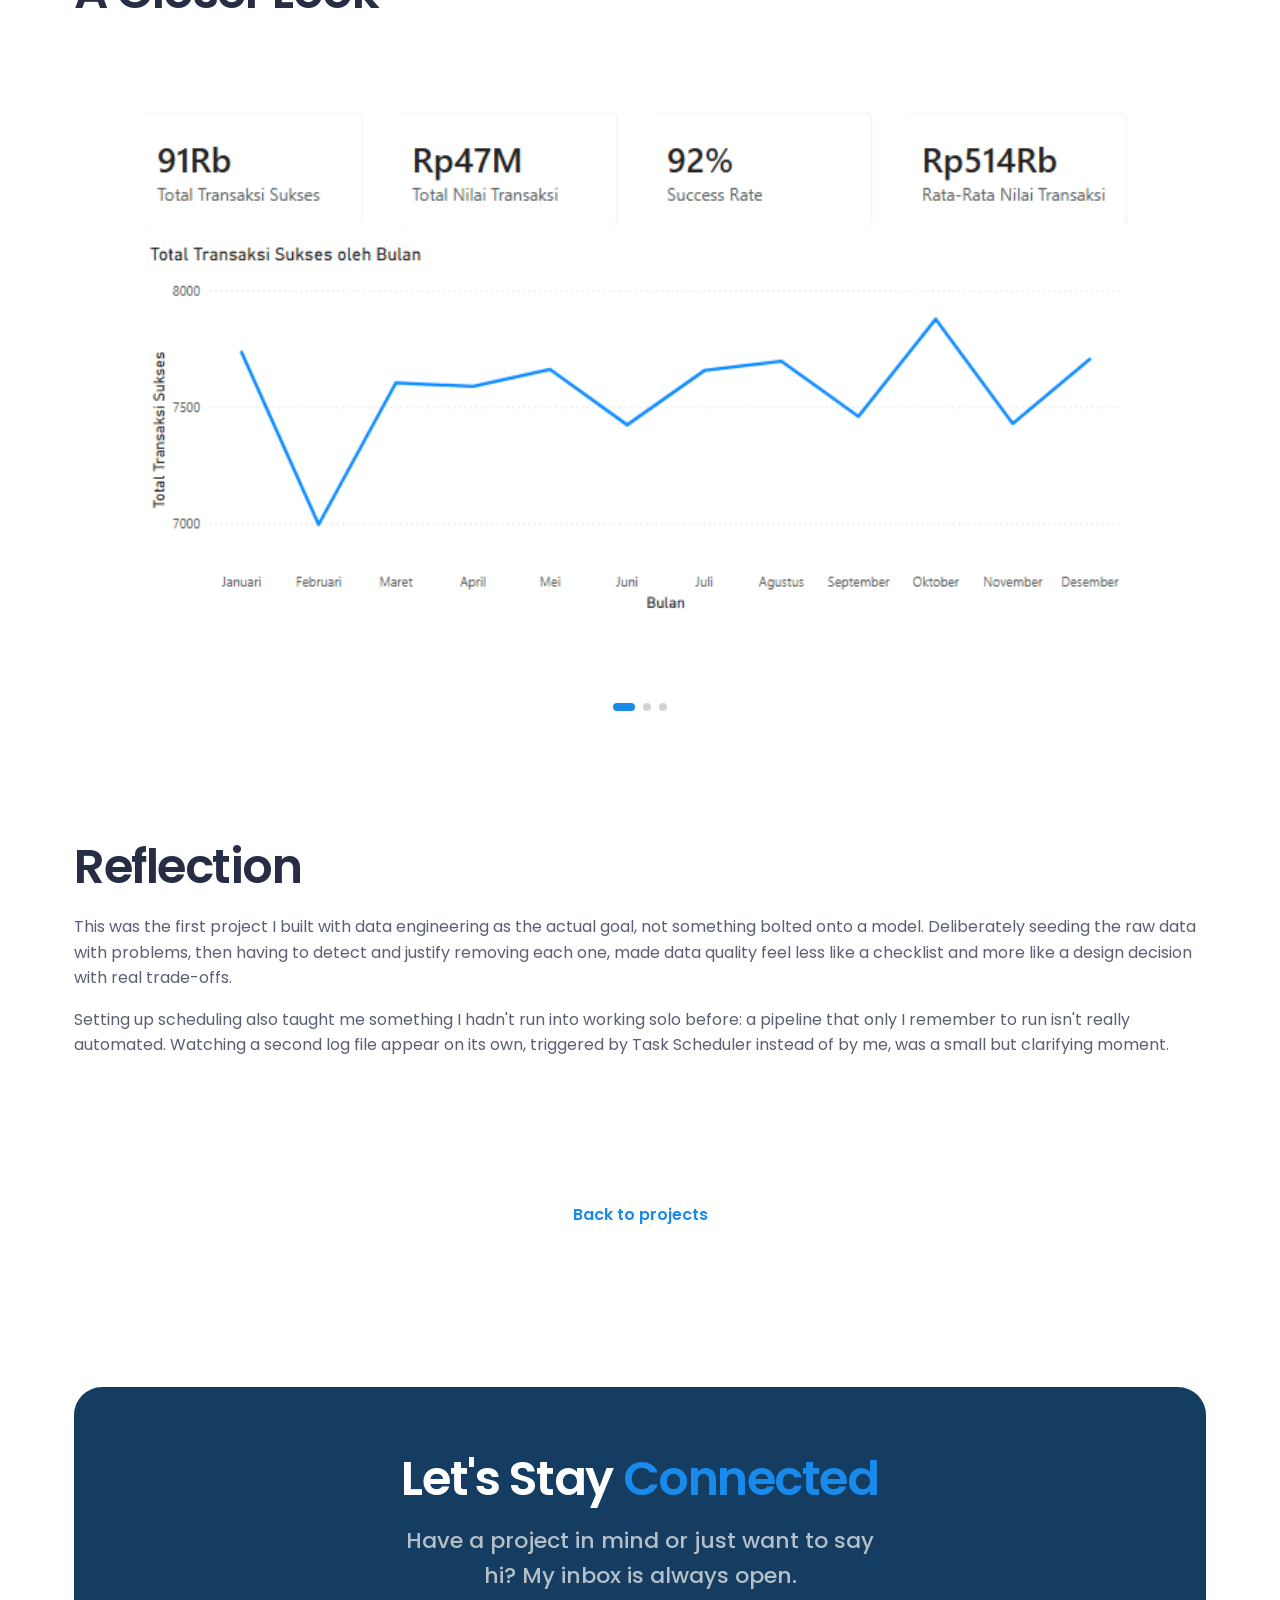
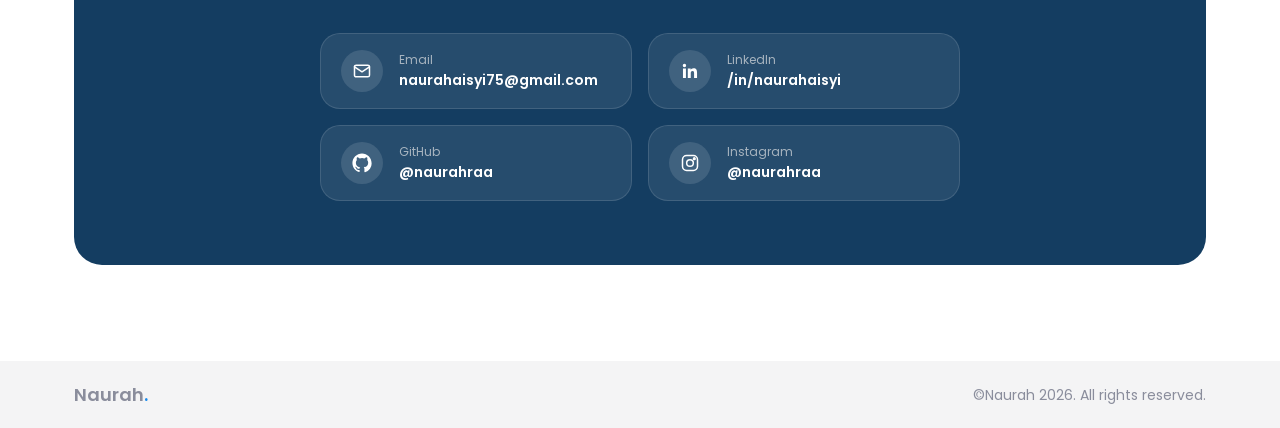
<file: ewallet-data-pipeline.html>
<!DOCTYPE html>
<html lang="id">
<head>
<meta charset="UTF-8">
<meta name="viewport" content="width=device-width, initial-scale=1.0">
<title>E-Wallet Data Pipeline — Naurah Rahadatul Aisyi</title>
<meta name="description" content="An end-to-end data pipeline and Power BI dashboard for synthetic e-wallet transaction data, from ETL and star schema design to automated data quality checks and scheduled orchestration.">

<link rel="preconnect" href="https://fonts.googleapis.com">
<link rel="preconnect" href="https://fonts.gstatic.com" crossorigin>
<link href="https://fonts.googleapis.com/css2?family=Poppins:wght@400;500;600;700&family=Abyssinica+SIL&family=JetBrains+Mono:wght@500;600;700&display=swap" rel="stylesheet">

<link rel="stylesheet" href="css/tokens.css">
<link rel="stylesheet" href="css/reset.css">
<link rel="stylesheet" href="css/components.css">
<link rel="stylesheet" href="css/dev-project.css">
</head>
<body class="theme-ewallet">

<!-- ============ NAVBAR ============ -->
<header class="navbar">
  <div class="navbar__inner">
    <a href="index.html" class="navbar__logo">Naurah<span>.</span></a>

    <nav class="navbar__links">
      <a href="index.html" class="navbar__link">Home</a>
      <a href="showcase.html" class="navbar__link">Showcase</a>
      <a href="projects.html" class="navbar__link">Projects</a>
      <a href="about.html" class="navbar__link">About</a>
    </nav>

    <a href="https://linkedin.com/in/naurahaisyi" target="_blank" rel="noopener" class="navbar__cta btn btn--surface btn--sm">
      <svg class="btn__icon" viewBox="0 0 20 20" fill="currentColor"><path d="M18.52 0H1.48C.66 0 0 .64 0 1.44v17.11C0 19.35.66 20 1.48 20h17.04c.82 0 1.48-.65 1.48-1.44V1.44C20 .64 19.34 0 18.52 0ZM5.93 17.04H2.96V7.5h2.97v9.54ZM4.45 6.2a1.72 1.72 0 1 1 0-3.44 1.72 1.72 0 0 1 0 3.44Zm12.59 10.84h-2.96v-4.64c0-1.11-.02-2.53-1.54-2.53-1.55 0-1.78 1.2-1.78 2.45v4.72H7.8V7.5h2.84v1.3h.04c.4-.75 1.36-1.54 2.8-1.54 3 0 3.56 1.97 3.56 4.55v5.23Z"/></svg>
      Get In Touch
    </a>

    <button class="navbar__toggle" aria-label="Toggle menu">
      <svg width="24" height="24" viewBox="0 0 24 24" fill="none" stroke="currentColor" stroke-width="2"><path d="M4 7h16M4 12h16M4 17h16"/></svg>
    </button>
  </div>
</header>

<main>

  <!-- ============ HERO ============ -->
  <section class="dev-hero">
    <div class="container">
      <div class="dev-hero__tags">
        <span class="dev-hero__tag">development-project</span>
        <span class="dev-hero__tag">data-engineering</span>
        <span class="dev-hero__tag">sql</span>
        <span class="dev-hero__tag">power-bi</span>
      </div>
      <h1 class="dev-hero__title">End-to-End Data Pipeline &amp; Dashboard for E-Wallet Transactions</h1>
      <p class="dev-hero__subtitle">A self-built ETL pipeline and interactive Power BI dashboard on synthetic fintech transaction data, from raw ingestion to a validated star schema, scheduled to run automatically.</p>

      <div class="dev-hero__meta">
        <div class="dev-hero__meta-item">
          <div class="dev-hero__meta-label">Role</div>
          <div class="dev-hero__meta-value">Data Engineer &amp; Analyst (Solo)</div>
        </div>
        <div class="dev-hero__meta-item">
          <div class="dev-hero__meta-label">Type</div>
          <div class="dev-hero__meta-value">Independent Project</div>
        </div>
        <div class="dev-hero__meta-item">
          <div class="dev-hero__meta-label">Year</div>
          <div class="dev-hero__meta-value">2026</div>
        </div>
      </div>
    </div>
  </section>

  <!-- ============ LIVE PREVIEW ============ -->
  <section class="dev-section" style="border-top: none; padding-top: var(--space-16);">
    <div class="container">
      <a href="https://github.com/naurahraa/ewallet-data-pipeline" target="_blank" rel="noopener" class="browser-frame">
        <span class="browser-frame__bar">
          <span class="browser-frame__dot browser-frame__dot--red"></span>
          <span class="browser-frame__dot browser-frame__dot--yellow"></span>
          <span class="browser-frame__dot browser-frame__dot--green"></span>
          <span class="browser-frame__url">github.com/naurahraa/ewallet-data-pipeline</span>
        </span>
        <img src="assets/projects/ewallet-data-pipeline/ew-hero.png" alt="E-Wallet transactions Power BI dashboard">
      </a>
      <p class="browser-frame-caption">Click the preview above to view the full pipeline code and <code>dashboard.pbix</code> on <a href="https://github.com/naurahraa/ewallet-data-pipeline" target="_blank" rel="noopener">GitHub</a>.</p>
    </div>
  </section>

  <!-- ============ OVERVIEW ============ -->
  <section class="dev-section">
    <div class="container">
      <span class="dev-section__num">01 — Overview</span>
      <h2 class="dev-section__title">What Is This Project?</h2>
      <p class="dev-section__text">After upgrading my house price recommendation project with a proper data pipeline, I wanted to build one from scratch, end-to-end, on a dataset closer to a fintech context. I generated a synthetic e-wallet transaction dataset (~100K rows across users, merchants, and transactions), deliberately seeded with realistic data problems, then built the full pipeline needed to turn it into something trustworthy enough to analyze.</p>
      <p class="dev-section__text">The result covers the parts of data engineering that don't show up in a notebook: a proper warehouse schema, automated validation, scheduled orchestration, and a dashboard people other than me could actually read.</p>

      <h3 style="font-weight: var(--weight-semibold); margin-top: var(--space-8); margin-bottom: var(--space-4);">Tech Stack</h3>
      <div class="tech-stack">
        <span class="tech-badge">Python</span>
        <span class="tech-badge">PostgreSQL</span>
        <span class="tech-badge">SQL</span>
        <span class="tech-badge">psycopg2</span>
        <span class="tech-badge">Power BI / DAX</span>
        <span class="tech-badge">Windows Task Scheduler</span>
      </div>
    </div>
  </section>

  <!-- ============ PROBLEM ============ -->
  <section class="dev-section">
    <div class="container">
      <span class="dev-section__num">02 — The Problem</span>
      <h2 class="dev-section__title">Data You Can't Trust Yet Isn't Data You Can Analyze.</h2>

      <div class="dev-problem-list">
        <div class="dev-problem-item">
          <span class="dev-problem-item__num">01</span>
          <p class="dev-problem-item__text">Raw transaction exports came with real-world problems baked in on purpose: duplicate rows, missing merchant references, negative amounts, and inconsistent status casing.</p>
        </div>
        <div class="dev-problem-item">
          <span class="dev-problem-item__num">02</span>
          <p class="dev-problem-item__text">Without a warehouse schema, there was no reliable way to join transactions to users and merchants, or to guarantee every foreign key actually pointed somewhere valid.</p>
        </div>
        <div class="dev-problem-item">
          <span class="dev-problem-item__num">03</span>
          <p class="dev-problem-item__text">Running the pipeline by hand meant it only ever reflected the data as of whenever I last remembered to run it, not something that could be trusted to stay current.</p>
        </div>
      </div>
    </div>
  </section>

  <!-- ============ ARCHITECTURE ============ -->
  <section class="dev-section">
    <div class="container">
      <span class="dev-section__num">03 — Architecture</span>
      <h2 class="dev-section__title">Raw Data to Star Schema</h2>
      <p class="dev-section__text">Transactions, users, and merchants land in raw staging tables exactly as generated, problems included. From there, a SQL transform step deduplicates and validates the data before loading it into a star schema: one fact table for transactions, referenced by two dimension tables.</p>

      <div class="chatbot-spotlight" style="margin-top: var(--space-8);">
        <h2 class="chatbot-spotlight__title">Pipeline at a glance</h2>
        <ul class="chatbot-spotlight__text" style="margin: 0; padding-left: 1.2em;">
          <li style="margin-bottom: var(--space-2);">Synthetic data → <code style="color: var(--color-white); background: rgba(255,255,255,0.12); padding: 1px 6px; border-radius: 4px;">raw_*</code> tables → <code style="color: var(--color-white); background: rgba(255,255,255,0.12); padding: 1px 6px; border-radius: 4px;">dim_user</code> / <code style="color: var(--color-white); background: rgba(255,255,255,0.12); padding: 1px 6px; border-radius: 4px;">dim_merchant</code> / <code style="color: var(--color-white); background: rgba(255,255,255,0.12); padding: 1px 6px; border-radius: 4px;">fact_transaksi</code> in PostgreSQL (Neon)</li>
          <li style="margin-bottom: var(--space-2);">Deduplication via <code style="color: var(--color-white); background: rgba(255,255,255,0.12); padding: 1px 6px; border-radius: 4px;">ROW_NUMBER()</code>, referential integrity enforced with <code style="color: var(--color-white); background: rgba(255,255,255,0.12); padding: 1px 6px; border-radius: 4px;">FOREIGN KEY</code> and <code style="color: var(--color-white); background: rgba(255,255,255,0.12); padding: 1px 6px; border-radius: 4px;">CHECK</code> constraints</li>
          <li style="margin-bottom: var(--space-2);">11 automated data quality checks (nulls, duplicates, ranges, referential integrity) — 11/11 passing</li>
          <li>Orchestrated end-to-end with a Python runner, scheduled daily via Windows Task Scheduler, with logs kept per run</li>
        </ul>
      </div>
    </div>
  </section>

  <!-- ============ FEATURES ============ -->
  <section class="dev-section">
    <div class="container">
      <span class="dev-section__num">04 — Key Components</span>
      <h2 class="dev-section__title">What The Pipeline Does</h2>

      <div class="dev-feature-list">
        <div class="dev-feature-item">
          <span class="dev-feature-item__num">01</span>
          <div>
            <div class="dev-feature-item__title">Synthetic Data Generation</div>
            <p class="dev-feature-item__text">~100K transactions across 1,000 users and 150 merchants, generated with realistic amount ranges per merchant category and deliberately seeded data quality issues.</p>
          </div>
        </div>
        <div class="dev-feature-item">
          <span class="dev-feature-item__num">02</span>
          <div>
            <div class="dev-feature-item__title">SQL Transform with Window Functions</div>
            <p class="dev-feature-item__text">Deduplication and cleaning logic written in pure SQL using <code>ROW_NUMBER()</code> and CTEs, transforming raw tables into the final star schema in a single transactional script.</p>
          </div>
        </div>
        <div class="dev-feature-item">
          <span class="dev-feature-item__num">03</span>
          <div>
            <div class="dev-feature-item__title">Automated Data Quality Checks</div>
            <p class="dev-feature-item__text">11 checks covering nulls, duplicates, value ranges, and referential integrity, run as part of every pipeline execution with a clear PASS/FAIL report.</p>
          </div>
        </div>
        <div class="dev-feature-item">
          <span class="dev-feature-item__num">04</span>
          <div>
            <div class="dev-feature-item__title">Orchestration &amp; Logging</div>
            <p class="dev-feature-item__text">A single Python runner chains load, transform, and validation, with per-stage timing and a persistent log file, scheduled daily through Windows Task Scheduler.</p>
          </div>
        </div>
        <div class="dev-feature-item">
          <span class="dev-feature-item__num">05</span>
          <div>
            <div class="dev-feature-item__title">Interactive Power BI Dashboard</div>
            <p class="dev-feature-item__text">KPI cards, a monthly transaction trend, category-level breakdowns, and payment method distribution, all built on DAX measures connected live to the warehouse.</p>
          </div>
        </div>
      </div>
    </div>
  </section>

  <!-- ============ DATA QUALITY HIGHLIGHT ============ -->
  <section class="dev-section">
    <div class="container">
      <span class="dev-section__num">05 — Highlight</span>
      <div class="chatbot-spotlight">
        <h2 class="chatbot-spotlight__title">What the Pipeline Actually Cleaned</h2>
        <p class="chatbot-spotlight__text">Of ~100,500 raw transaction rows, the pipeline detected and removed the following before anything reached the fact table:</p>

        <table class="model-compare-table">
          <thead>
            <tr>
              <th>Issue</th>
              <th>Rows</th>
              <th>Handling</th>
            </tr>
          </thead>
          <tbody>
            <tr>
              <td>Duplicate rows</td>
              <td>500</td>
              <td>ROW_NUMBER() dedup</td>
            </tr>
            <tr>
              <td>Missing merchant_id</td>
              <td>1,005</td>
              <td>Filtered (NOT NULL)</td>
            </tr>
            <tr>
              <td>Negative amounts</td>
              <td>302</td>
              <td>Filtered (CHECK)</td>
            </tr>
            <tr class="is-selected">
              <td>Final clean rows</td>
              <td>98,708</td>
              <td>11/11 checks passed</td>
            </tr>
          </tbody>
        </table>
      </div>
    </div>
  </section>

  <!-- ============ SCREENSHOTS ============ -->
  <section class="dev-section">
    <div class="container">
      <span class="dev-section__num">06 — Screenshots</span>
      <h2 class="dev-section__title">A Closer Look</h2>

      <div class="screen-carousel" id="screen-carousel">
        <div class="screen-carousel__track">
          <img src="assets/projects/ewallet-data-pipeline/ew-screen-1.png" alt="Power BI dashboard with KPI cards and transaction trend" class="is-active">
          <img src="assets/projects/ewallet-data-pipeline/ew-screen-2.png" alt="Category breakdown and payment method distribution charts">
          <img src="assets/projects/ewallet-data-pipeline/ew-screen-3.png" alt="Data quality validation report showing all checks passing">
        </div>
        <div class="screen-carousel__dots"></div>
      </div>
    </div>
  </section>

  <!-- ============ REFLECTION ============ -->
  <section class="dev-reflection">
    <div class="container">
      <h2 class="dev-reflection__title">Reflection</h2>
      <p class="dev-reflection__text">This was the first project I built with data engineering as the actual goal, not something bolted onto a model. Deliberately seeding the raw data with problems, then having to detect and justify removing each one, made data quality feel less like a checklist and more like a design decision with real trade-offs.</p>
      <p class="dev-reflection__text">Setting up scheduling also taught me something I hadn't run into working solo before: a pipeline that only I remember to run isn't really automated. Watching a second log file appear on its own, triggered by Task Scheduler instead of by me, was a small but clarifying moment.</p>
    </div>
  </section>

  <a href="projects.html" class="back-home">Back to projects</a>

</main>

<!-- ============ CONNECT ============ -->
<section class="connect">
  <div class="container">
    <div class="connect__frame">
      <h2 class="connect__title">Let's Stay <span class="text-accent">Connected</span></h2>
      <p class="connect__subtitle">Have a project in mind or just want to say hi? My inbox is always open.</p>

      <div class="connect__grid">
        <a href="mailto:naurahaisyi75@gmail.com" class="connect__card">
          <span class="connect__card-icon">
            <svg viewBox="0 0 24 24" fill="none" stroke="currentColor" stroke-width="1.8" stroke-linecap="round" stroke-linejoin="round"><rect x="3" y="5" width="18" height="14" rx="2"/><path d="m3 7 9 6 9-6"/></svg>
          </span>
          <span class="connect__card-text">
            <span class="connect__card-label">Email</span>
            <span class="connect__card-value">naurahaisyi75@gmail.com</span>
          </span>
        </a>

        <a href="https://linkedin.com/in/naurahaisyi" target="_blank" rel="noopener" class="connect__card">
          <span class="connect__card-icon">
            <svg viewBox="0 0 24 24" fill="currentColor"><path d="M20.45 20.45h-3.55v-5.57c0-1.33-.02-3.03-1.85-3.03-1.86 0-2.14 1.45-2.14 2.94v5.66H9.36V9h3.41v1.56h.05c.47-.9 1.64-1.85 3.38-1.85 3.6 0 4.27 2.37 4.27 5.46v6.28zM5.34 7.43a2.06 2.06 0 1 1 0-4.12 2.06 2.06 0 0 1 0 4.12zM7.12 20.45H3.56V9h3.56v11.45z"/></svg>
          </span>
          <span class="connect__card-text">
            <span class="connect__card-label">LinkedIn</span>
            <span class="connect__card-value">/in/naurahaisyi</span>
          </span>
        </a>

        <a href="https://github.com/naurahraa" target="_blank" rel="noopener" class="connect__card">
          <span class="connect__card-icon">
            <svg viewBox="0 0 24 24" fill="currentColor"><path d="M12 .5C5.65.5.5 5.65.5 12c0 5.08 3.29 9.39 7.86 10.91.57.1.78-.25.78-.55 0-.27-.01-1.16-.02-2.11-3.2.7-3.87-1.36-3.87-1.36-.53-1.33-1.28-1.68-1.28-1.68-1.05-.71.08-.7.08-.7 1.16.08 1.77 1.19 1.77 1.19 1.03 1.76 2.7 1.25 3.36.96.1-.75.4-1.25.73-1.54-2.56-.29-5.25-1.28-5.25-5.7 0-1.26.45-2.29 1.19-3.09-.12-.29-.52-1.47.11-3.06 0 0 .97-.31 3.18 1.18a11.05 11.05 0 0 1 5.8 0c2.2-1.49 3.17-1.18 3.17-1.18.64 1.59.24 2.77.12 3.06.74.8 1.18 1.83 1.18 3.09 0 4.43-2.7 5.4-5.27 5.69.42.36.78 1.07.78 2.16 0 1.56-.01 2.82-.01 3.2 0 .31.2.66.79.55A10.53 10.53 0 0 0 23.5 12C23.5 5.65 18.35.5 12 .5Z"/></svg>
          </span>
          <span class="connect__card-text">
            <span class="connect__card-label">GitHub</span>
            <span class="connect__card-value">@naurahraa</span>
          </span>
        </a>

        <a href="https://www.instagram.com/naurahraa" target="_blank" rel="noopener" class="connect__card">
          <span class="connect__card-icon">
            <svg viewBox="0 0 24 24" fill="none" stroke="currentColor" stroke-width="1.8"><rect x="3" y="3" width="18" height="18" rx="5"/><circle cx="12" cy="12" r="4"/><circle cx="17.2" cy="6.8" r="1"/></svg>
          </span>
          <span class="connect__card-text">
            <span class="connect__card-label">Instagram</span>
            <span class="connect__card-value">@naurahraa</span>
          </span>
        </a>
      </div>
    </div>
  </div>
</section>

<!-- ============ FOOTER BAR ============ -->
<footer class="footer">
  <div class="container footer__inner">
    <span class="footer__logo">Naurah<span>.</span></span>
    <p class="footer__copyright">©Naurah 2026. All rights reserved.</p>
  </div>
</footer>

<script src="js/main.js"></script>
<script src="js/animations.js"></script>
<script>
  (function () {
    var carousel = document.getElementById('screen-carousel');
    if (!carousel) return;

    var slides = Array.from(carousel.querySelectorAll('.screen-carousel__track img'));
    var dotsWrap = carousel.querySelector('.screen-carousel__dots');
    var active = 0;
    var timer;

    slides.forEach(function (_, i) {
      var dot = document.createElement('button');
      dot.type = 'button';
      dot.setAttribute('aria-label', 'Go to slide ' + (i + 1));
      if (i === 0) dot.classList.add('is-active');
      dot.addEventListener('click', function () {
        goTo(i);
        restart();
      });
      dotsWrap.appendChild(dot);
    });
    var dots = Array.from(dotsWrap.children);

    function goTo(index) {
      slides[active].classList.remove('is-active');
      dots[active].classList.remove('is-active');
      active = index;
      slides[active].classList.add('is-active');
      dots[active].classList.add('is-active');
    }

    function next() {
      goTo((active + 1) % slides.length);
    }

    function restart() {
      clearInterval(timer);
      timer = setInterval(next, 4000);
    }

    restart();
  })();
</script>
</body>
</html>
</file>
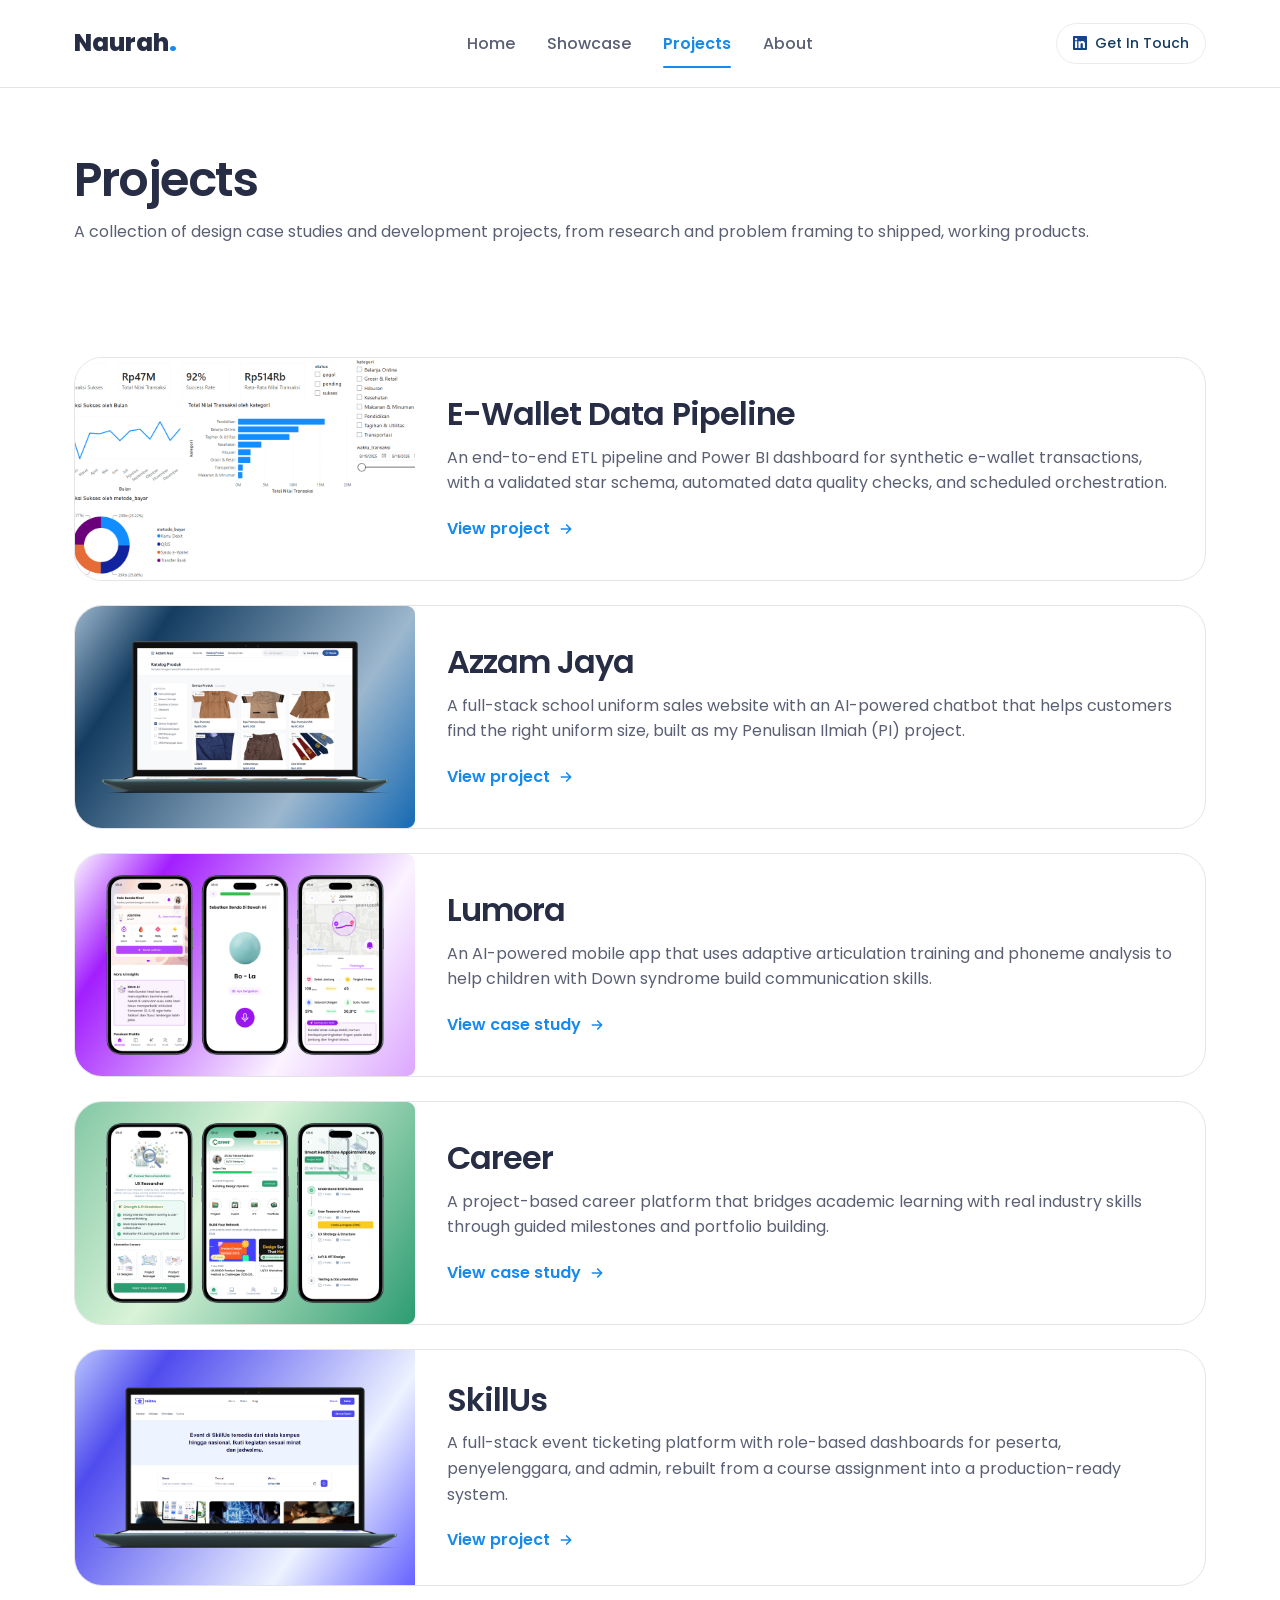
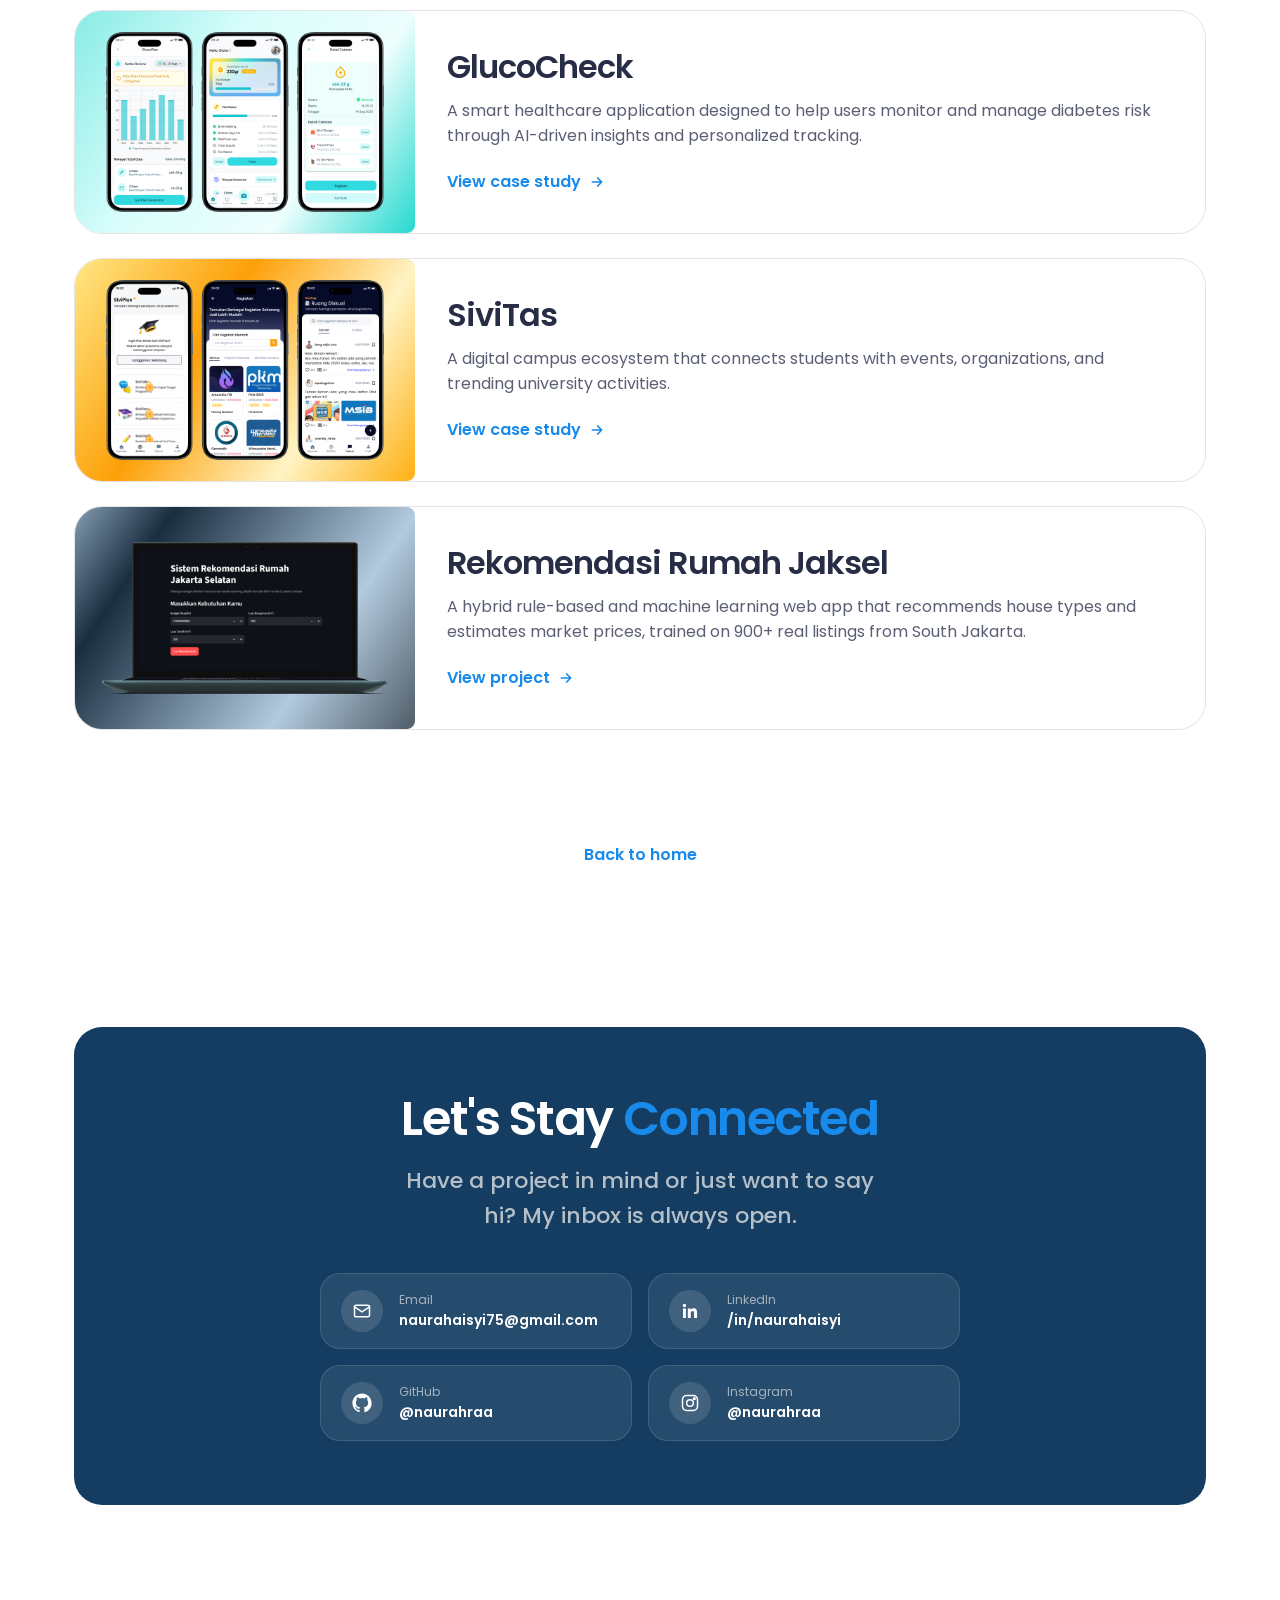
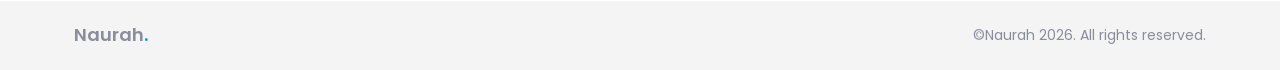
<file: projects.html>
<!DOCTYPE html>
<html lang="id">
<head>
<meta charset="UTF-8">
<meta name="viewport" content="width=device-width, initial-scale=1.0">
<title>Projects — Naurah Rahadatul Aisyi</title>
<meta name="description" content="Projects and case studies by Naurah Rahadatul Aisyi.">

<link rel="preconnect" href="https://fonts.googleapis.com">
<link rel="preconnect" href="https://fonts.gstatic.com" crossorigin>
<link href="https://fonts.googleapis.com/css2?family=Poppins:wght@400;500;600;700&family=Abyssinica+SIL&display=swap" rel="stylesheet">

<link rel="stylesheet" href="css/tokens.css">
<link rel="stylesheet" href="css/reset.css">
<link rel="stylesheet" href="css/components.css">
<link rel="stylesheet" href="css/project-detail.css?v=2">
</head>
<body>

<!-- ============ NAVBAR ============ -->
<header class="navbar">
  <div class="navbar__inner">
    <a href="index.html" class="navbar__logo">Naurah<span>.</span></a>

    <nav class="navbar__links">
      <a href="index.html" class="navbar__link">Home</a>
      <a href="showcase.html" class="navbar__link">Showcase</a>
      <a href="projects.html" class="navbar__link">Projects</a>
      <a href="about.html" class="navbar__link">About</a>
    </nav>

    <a href="https://linkedin.com/in/naurahaisyi" target="_blank" rel="noopener" class="navbar__cta btn btn--surface btn--sm">
      <svg class="btn__icon" viewBox="0 0 20 20" fill="currentColor"><path d="M18.52 0H1.48C.66 0 0 .64 0 1.44v17.11C0 19.35.66 20 1.48 20h17.04c.82 0 1.48-.65 1.48-1.44V1.44C20 .64 19.34 0 18.52 0ZM5.93 17.04H2.96V7.5h2.97v9.54ZM4.45 6.2a1.72 1.72 0 1 1 0-3.44 1.72 1.72 0 0 1 0 3.44Zm12.59 10.84h-2.96v-4.64c0-1.11-.02-2.53-1.54-2.53-1.55 0-1.78 1.2-1.78 2.45v4.72H7.8V7.5h2.84v1.3h.04c.4-.75 1.36-1.54 2.8-1.54 3 0 3.56 1.97 3.56 4.55v5.23Z"/></svg>
      Get In Touch
    </a>

    <button class="navbar__toggle" aria-label="Toggle menu">
      <svg width="24" height="24" viewBox="0 0 24 24" fill="none" stroke="currentColor" stroke-width="2"><path d="M4 7h16M4 12h16M4 17h16"/></svg>
    </button>
  </div>
</header>

<main>

  <!-- ============ HERO ============ -->
  <section class="case-section" style="padding-top: var(--space-16); padding-bottom: var(--space-6);">
    <div class="container">
      <h1 class="case-section__title case-section__title--left" style="margin-bottom: var(--space-3);">Projects</h1>
      <p class="case-section__text">A collection of design case studies and development projects, from research and problem framing to shipped, working products.</p>
    </div>
  </section>

  <!-- ============ PROJECT LIST ============ -->
  <section class="project-nav">
    <div class="container">
      <div class="project-list">
        <a href="ewallet-data-pipeline.html" class="project-list-card">
          <img class="project-list-card__image" src="assets/projects/ewallet-data-pipeline/ew-hero.png" alt="E-Wallet data pipeline Power BI dashboard preview">
          <div class="project-list-card__content">
            <h2 class="project-list-card__title">E-Wallet Data Pipeline</h2>
            <p class="project-list-card__desc">An end-to-end ETL pipeline and Power BI dashboard for synthetic e-wallet transactions, with a validated star schema, automated data quality checks, and scheduled orchestration.</p>
            <span class="project-list-card__link">
              View project
              <svg viewBox="0 0 24 24" fill="none" stroke="currentColor" stroke-width="2.5" stroke-linecap="round" stroke-linejoin="round"><path d="M5 12h14M13 6l6 6-6 6"/></svg>
            </span>
          </div>
        </a>

        <a href="azzam-jaya.html" class="project-list-card">
          <img class="project-list-card__image" src="assets/projects/azzam-jaya/azzam-card-projects.png" alt="Azzam Jaya website preview">
          <div class="project-list-card__content">
            <h2 class="project-list-card__title">Azzam Jaya</h2>
            <p class="project-list-card__desc">A full-stack school uniform sales website with an AI-powered chatbot that helps customers find the right uniform size, built as my Penulisan Ilmiah (PI) project.</p>
            <span class="project-list-card__link">
              View project
              <svg viewBox="0 0 24 24" fill="none" stroke="currentColor" stroke-width="2.5" stroke-linecap="round" stroke-linejoin="round"><path d="M5 12h14M13 6l6 6-6 6"/></svg>
            </span>
          </div>
        </a>

        <a href="lumora.html" class="project-list-card">
          <img class="project-list-card__image" src="assets/projects/lumora/lumora-card.png" alt="Lumora app preview">
          <div class="project-list-card__content">
            <h2 class="project-list-card__title">Lumora</h2>
            <p class="project-list-card__desc">An AI-powered mobile app that uses adaptive articulation training and phoneme analysis to help children with Down syndrome build communication skills.</p>
            <span class="project-list-card__link">
              View case study
              <svg viewBox="0 0 24 24" fill="none" stroke="currentColor" stroke-width="2.5" stroke-linecap="round" stroke-linejoin="round"><path d="M5 12h14M13 6l6 6-6 6"/></svg>
            </span>
          </div>
        </a>

        <a href="career.html" class="project-list-card">
          <img class="project-list-card__image" src="assets/projects/career/career-card.png" alt="Career app preview">
          <div class="project-list-card__content">
            <h2 class="project-list-card__title">Career</h2>
            <p class="project-list-card__desc">A project-based career platform that bridges academic learning with real industry skills through guided milestones and portfolio building.</p>
            <span class="project-list-card__link">
              View case study
              <svg viewBox="0 0 24 24" fill="none" stroke="currentColor" stroke-width="2.5" stroke-linecap="round" stroke-linejoin="round"><path d="M5 12h14M13 6l6 6-6 6"/></svg>
            </span>
          </div>
        </a>

        <a href="skillus.html" class="project-list-card">
          <img class="project-list-card__image" src="assets/projects/skillus/skillus-card.png" alt="SkillUs website preview">
          <div class="project-list-card__content">
            <h2 class="project-list-card__title">SkillUs</h2>
            <p class="project-list-card__desc">A full-stack event ticketing platform with role-based dashboards for peserta, penyelenggara, and admin, rebuilt from a course assignment into a production-ready system.</p>
            <span class="project-list-card__link">
              View project
              <svg viewBox="0 0 24 24" fill="none" stroke="currentColor" stroke-width="2.5" stroke-linecap="round" stroke-linejoin="round"><path d="M5 12h14M13 6l6 6-6 6"/></svg>
            </span>
          </div>
        </a>

        <a href="glucocheck.html" class="project-list-card">
          <img class="project-list-card__image" src="assets/projects/glucocheck/glucocheck-card.png" alt="GlucoCheck app preview">
          <div class="project-list-card__content">
            <h2 class="project-list-card__title">GlucoCheck</h2>
            <p class="project-list-card__desc">A smart healthcare application designed to help users monitor and manage diabetes risk through AI-driven insights and personalized tracking.</p>
            <span class="project-list-card__link">
              View case study
              <svg viewBox="0 0 24 24" fill="none" stroke="currentColor" stroke-width="2.5" stroke-linecap="round" stroke-linejoin="round"><path d="M5 12h14M13 6l6 6-6 6"/></svg>
            </span>
          </div>
        </a>

        <a href="sivitas.html" class="project-list-card">
          <img class="project-list-card__image" src="assets/projects/sivitas/sivitas-card.png" alt="SiviTas app preview">
          <div class="project-list-card__content">
            <h2 class="project-list-card__title">SiviTas</h2>
            <p class="project-list-card__desc">A digital campus ecosystem that connects students with events, organizations, and trending university activities.</p>
            <span class="project-list-card__link">
              View case study
              <svg viewBox="0 0 24 24" fill="none" stroke="currentColor" stroke-width="2.5" stroke-linecap="round" stroke-linejoin="round"><path d="M5 12h14M13 6l6 6-6 6"/></svg>
            </span>
          </div>
        </a>

        <a href="rekomendasi-rumah.html" class="project-list-card">
          <img class="project-list-card__image" src="assets/projects/rekomendasi-rumah/rr-card-projects.png" alt="Sistem Rekomendasi Rumah Jakarta Selatan preview">
          <div class="project-list-card__content">
            <h2 class="project-list-card__title">Rekomendasi Rumah Jaksel</h2>
            <p class="project-list-card__desc">A hybrid rule-based and machine learning web app that recommends house types and estimates market prices, trained on 900+ real listings from South Jakarta.</p>
            <span class="project-list-card__link">
              View project
              <svg viewBox="0 0 24 24" fill="none" stroke="currentColor" stroke-width="2.5" stroke-linecap="round" stroke-linejoin="round"><path d="M5 12h14M13 6l6 6-6 6"/></svg>
            </span>
          </div>
        </a>
      </div>
    </div>
  </section>

  <a href="index.html" class="back-home">Back to home</a>

</main>

<!-- ============ CONNECT ============ -->
<section class="connect">
  <div class="container">
    <div class="connect__frame">
      <h2 class="connect__title">Let's Stay <span class="text-accent">Connected</span></h2>
      <p class="connect__subtitle">Have a project in mind or just want to say hi? My inbox is always open.</p>

      <div class="connect__grid">
        <a href="mailto:naurahaisyi75@gmail.com" class="connect__card">
          <span class="connect__card-icon">
            <svg viewBox="0 0 24 24" fill="none" stroke="currentColor" stroke-width="1.8" stroke-linecap="round" stroke-linejoin="round"><rect x="3" y="5" width="18" height="14" rx="2"/><path d="m3 7 9 6 9-6"/></svg>
          </span>
          <span class="connect__card-text">
            <span class="connect__card-label">Email</span>
            <span class="connect__card-value">naurahaisyi75@gmail.com</span>
          </span>
        </a>

        <a href="https://linkedin.com/in/naurahaisyi" target="_blank" rel="noopener" class="connect__card">
          <span class="connect__card-icon">
            <svg viewBox="0 0 24 24" fill="currentColor"><path d="M20.45 20.45h-3.55v-5.57c0-1.33-.02-3.03-1.85-3.03-1.86 0-2.14 1.45-2.14 2.94v5.66H9.36V9h3.41v1.56h.05c.47-.9 1.64-1.85 3.38-1.85 3.6 0 4.27 2.37 4.27 5.46v6.28zM5.34 7.43a2.06 2.06 0 1 1 0-4.12 2.06 2.06 0 0 1 0 4.12zM7.12 20.45H3.56V9h3.56v11.45z"/></svg>
          </span>
          <span class="connect__card-text">
            <span class="connect__card-label">LinkedIn</span>
            <span class="connect__card-value">/in/naurahaisyi</span>
          </span>
        </a>

        <a href="https://github.com/naurahraa" target="_blank" rel="noopener" class="connect__card">
          <span class="connect__card-icon">
            <svg viewBox="0 0 24 24" fill="currentColor"><path d="M12 .5C5.65.5.5 5.65.5 12c0 5.08 3.29 9.39 7.86 10.91.57.1.78-.25.78-.55 0-.27-.01-1.16-.02-2.11-3.2.7-3.87-1.36-3.87-1.36-.53-1.33-1.28-1.68-1.28-1.68-1.05-.71.08-.7.08-.7 1.16.08 1.77 1.19 1.77 1.19 1.03 1.76 2.7 1.25 3.36.96.1-.75.4-1.25.73-1.54-2.56-.29-5.25-1.28-5.25-5.7 0-1.26.45-2.29 1.19-3.09-.12-.29-.52-1.47.11-3.06 0 0 .97-.31 3.18 1.18a11.05 11.05 0 0 1 5.8 0c2.2-1.49 3.17-1.18 3.17-1.18.64 1.59.24 2.77.12 3.06.74.8 1.18 1.83 1.18 3.09 0 4.43-2.7 5.4-5.27 5.69.42.36.78 1.07.78 2.16 0 1.56-.01 2.82-.01 3.2 0 .31.2.66.79.55A10.53 10.53 0 0 0 23.5 12C23.5 5.65 18.35.5 12 .5Z"/></svg>
          </span>
          <span class="connect__card-text">
            <span class="connect__card-label">GitHub</span>
            <span class="connect__card-value">@naurahraa</span>
          </span>
        </a>

        <a href="https://www.instagram.com/naurahraa" target="_blank" rel="noopener" class="connect__card">
          <span class="connect__card-icon">
            <svg viewBox="0 0 24 24" fill="none" stroke="currentColor" stroke-width="1.8"><rect x="3" y="3" width="18" height="18" rx="5"/><circle cx="12" cy="12" r="4"/><circle cx="17.2" cy="6.8" r="1"/></svg>
          </span>
          <span class="connect__card-text">
            <span class="connect__card-label">Instagram</span>
            <span class="connect__card-value">@naurahraa</span>
          </span>
        </a>
      </div>
    </div>
  </div>
</section>

<!-- ============ FOOTER BAR ============ -->
<footer class="footer">
  <div class="container footer__inner">
    <span class="footer__logo">Naurah<span>.</span></span>
    <p class="footer__copyright">©Naurah 2026. All rights reserved.</p>
  </div>
</footer>

<script src="js/main.js"></script>
<script src="js/animations.js"></script>
</body>
</html>
</file>
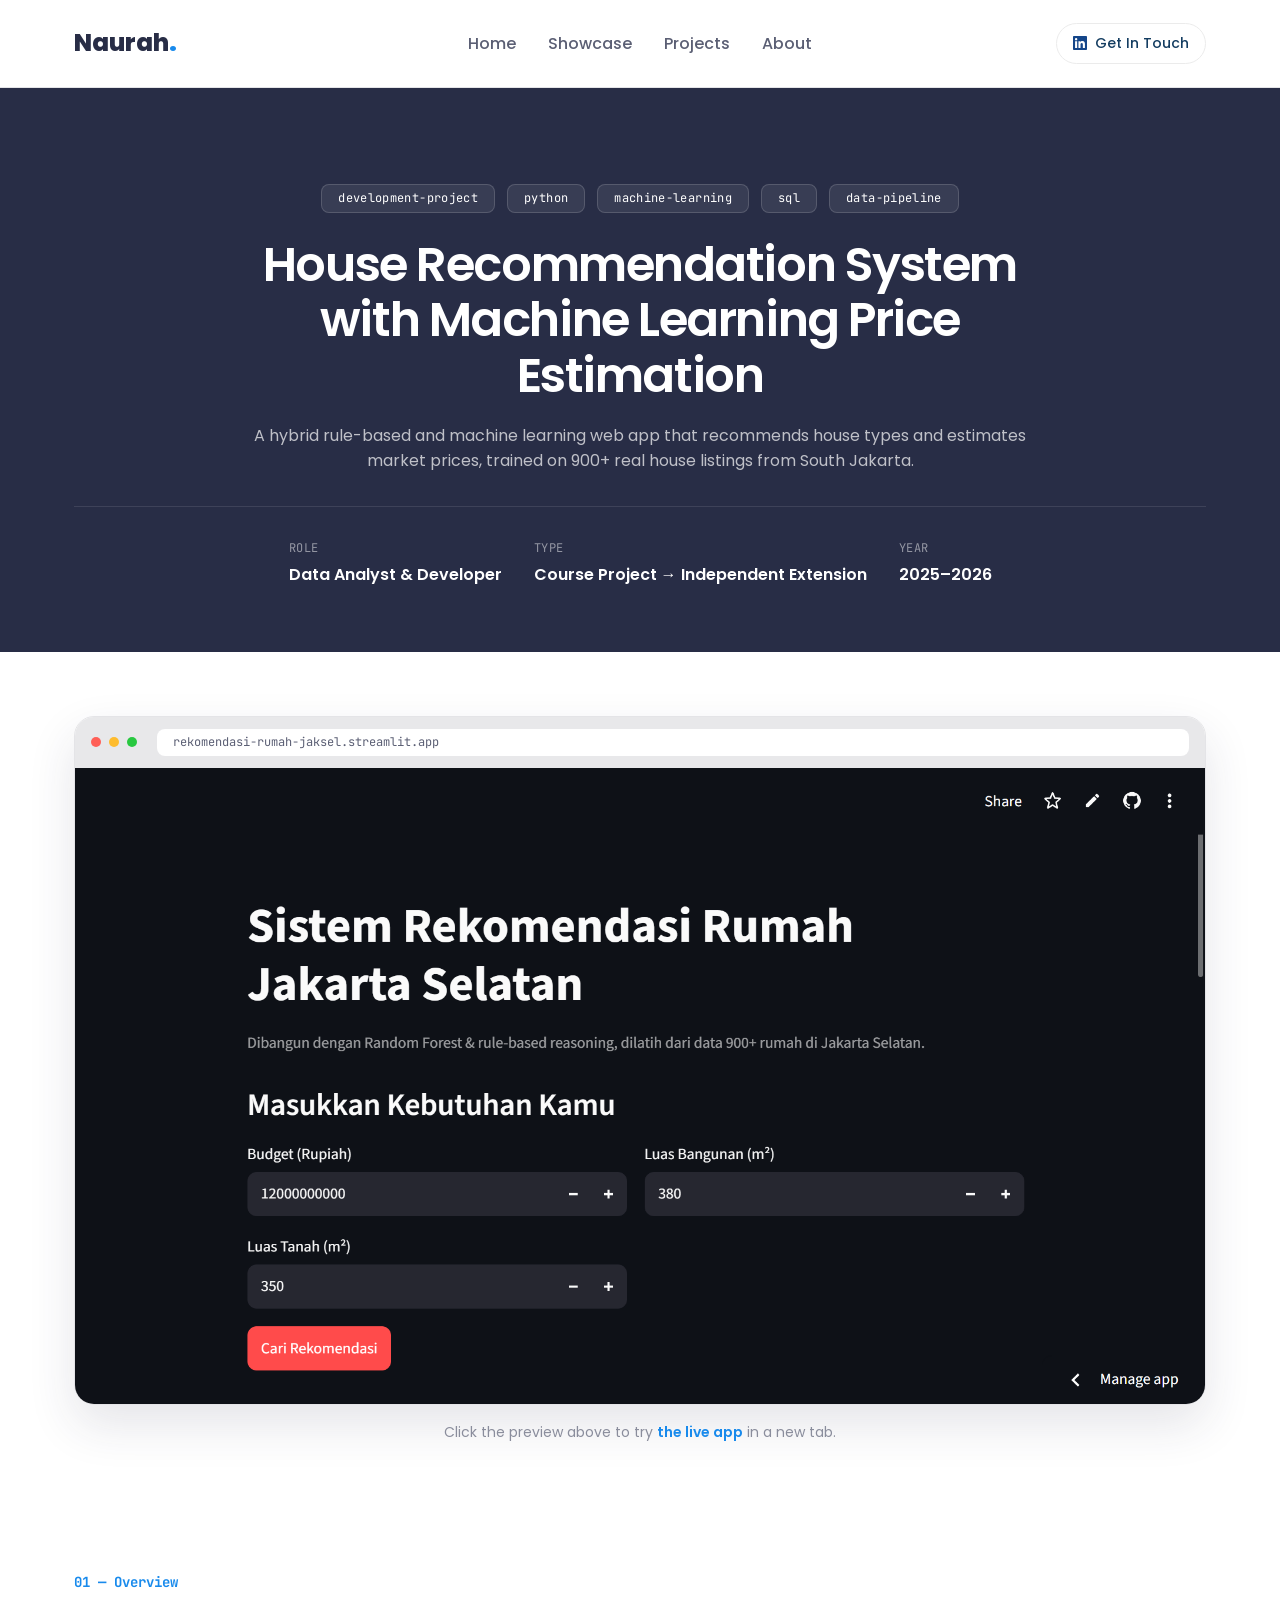
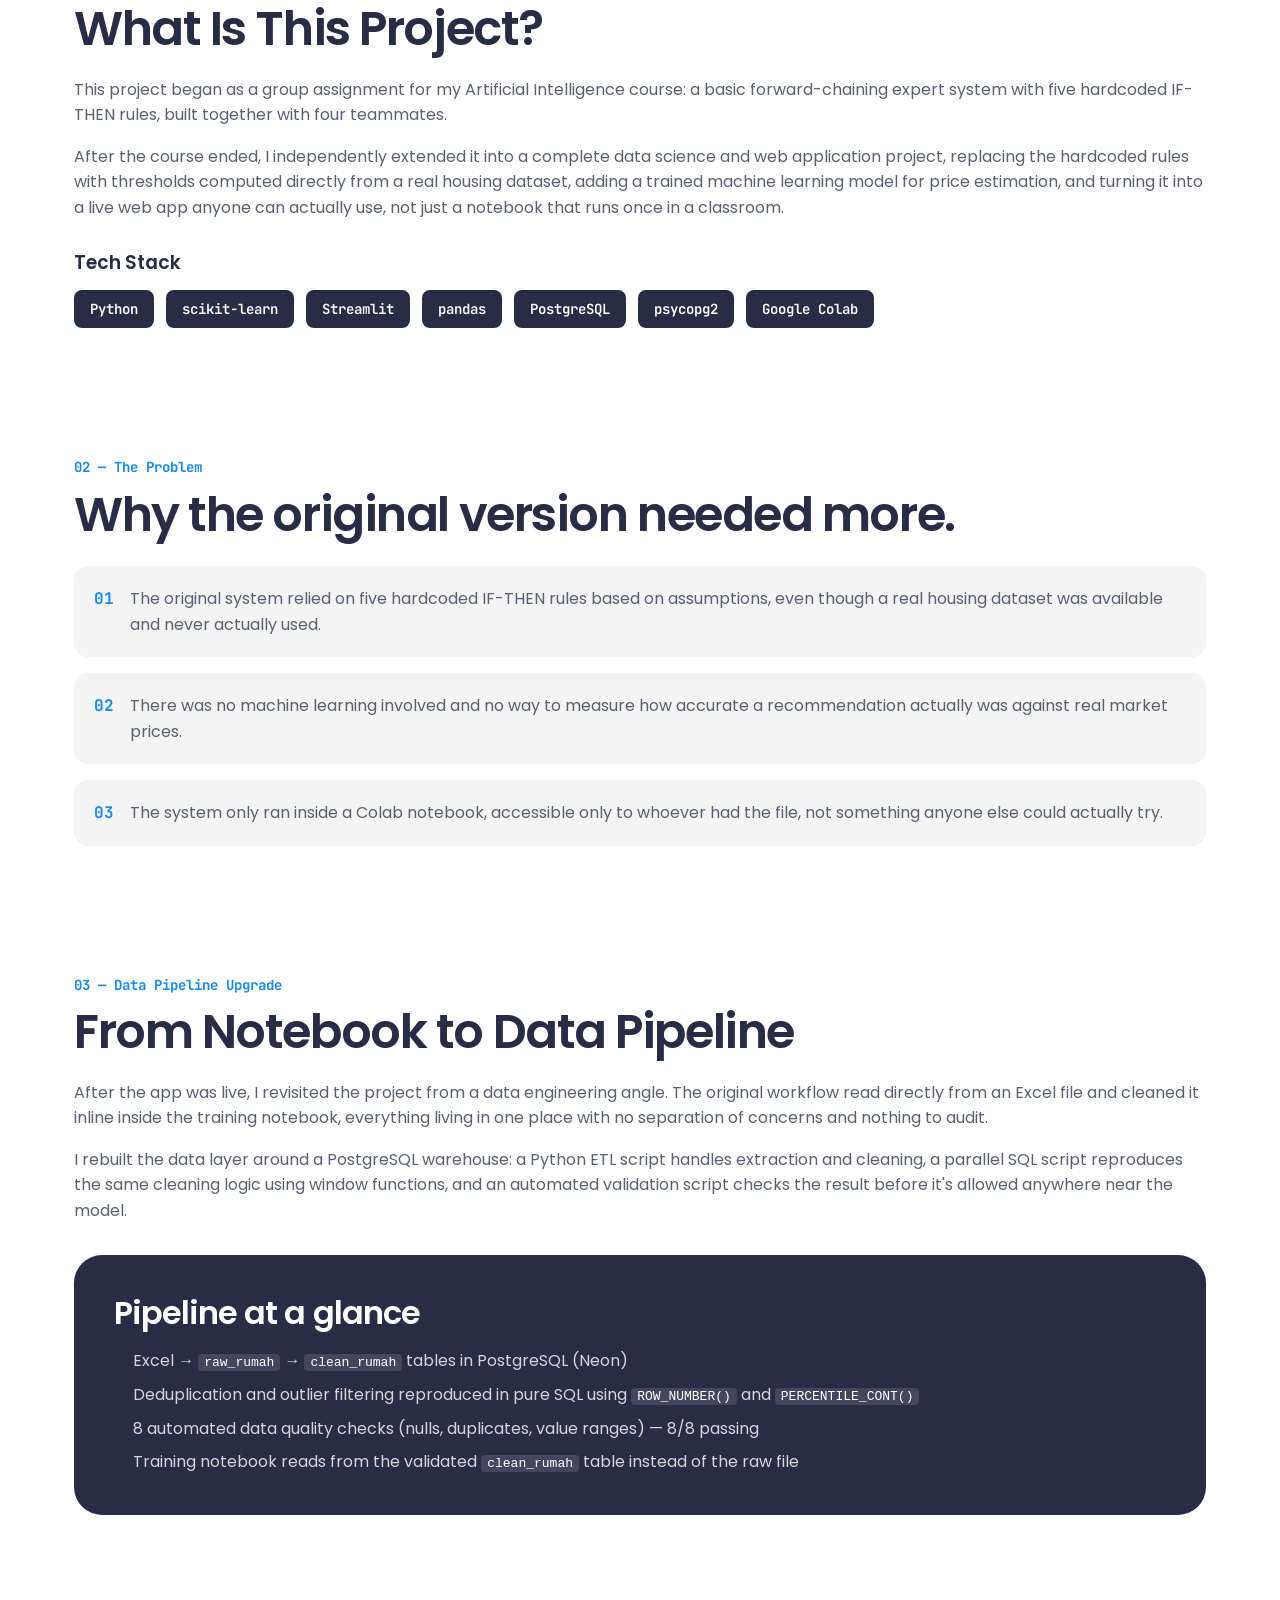
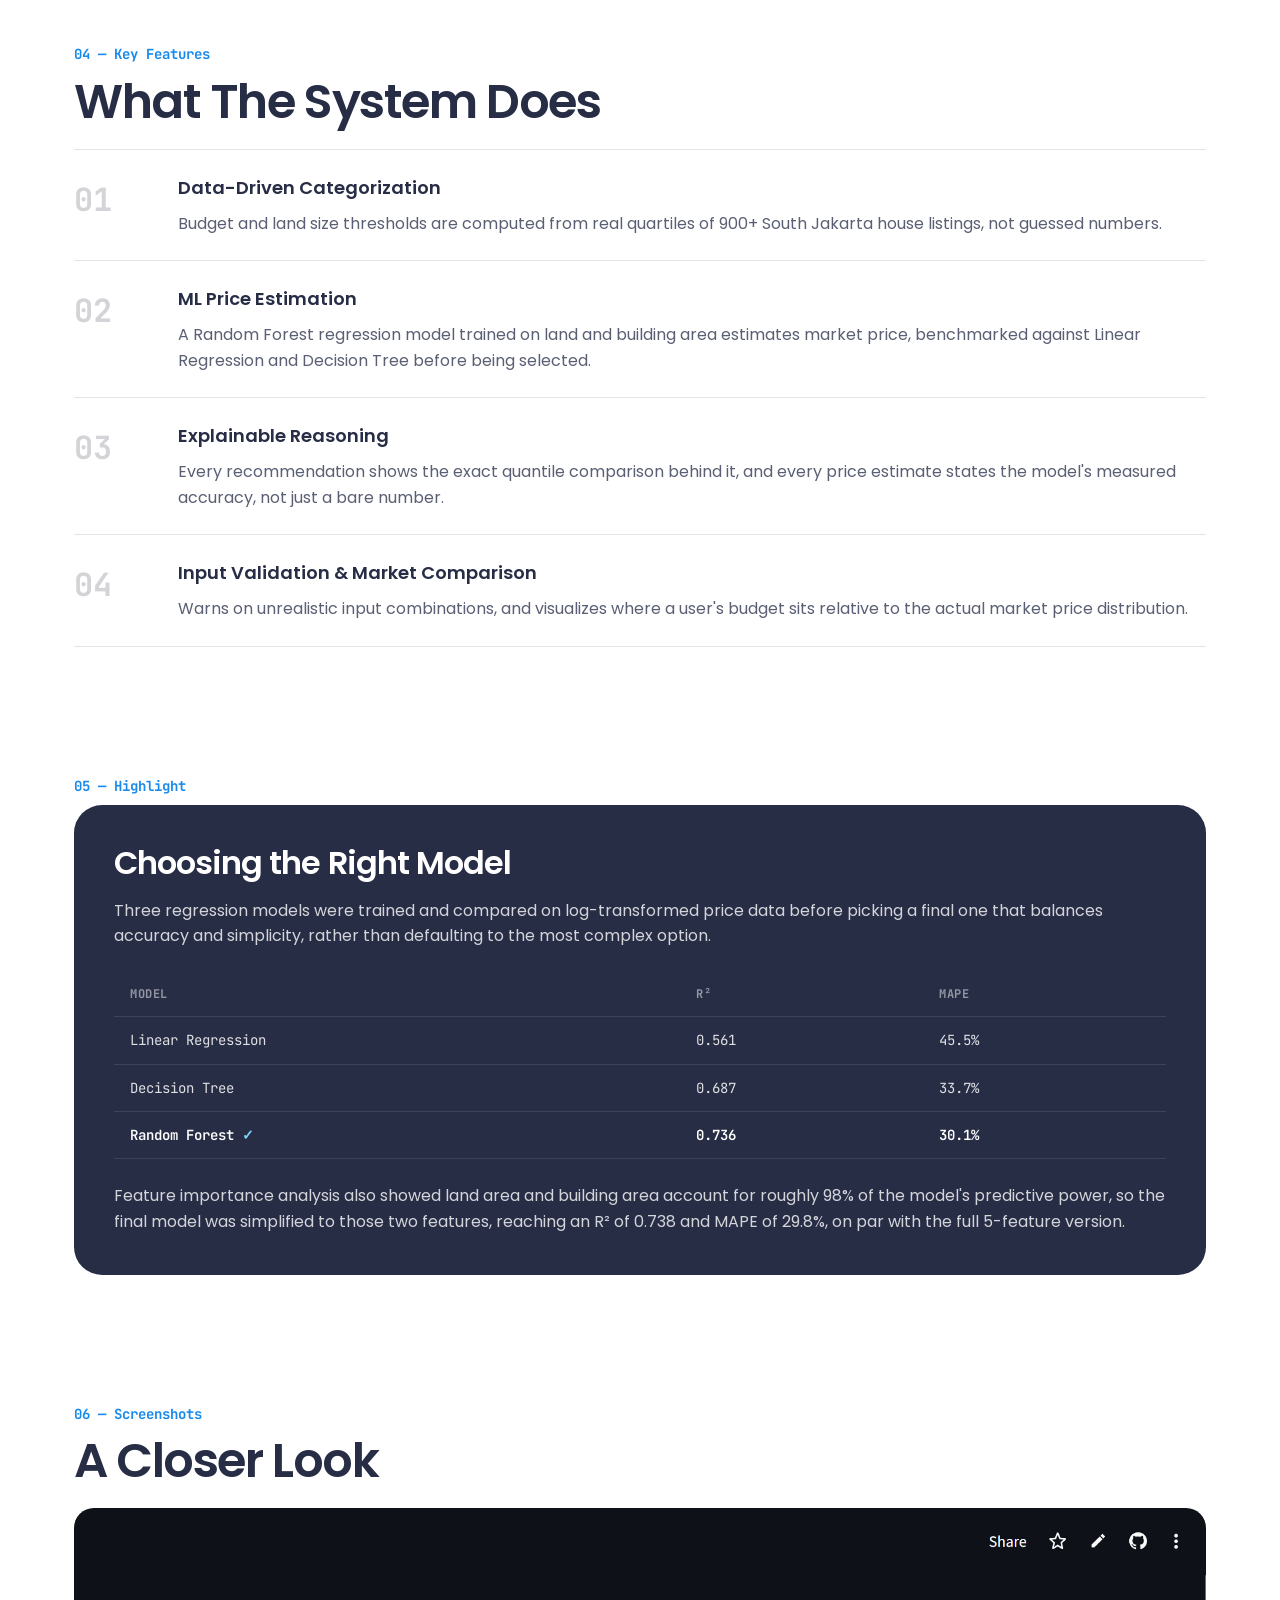
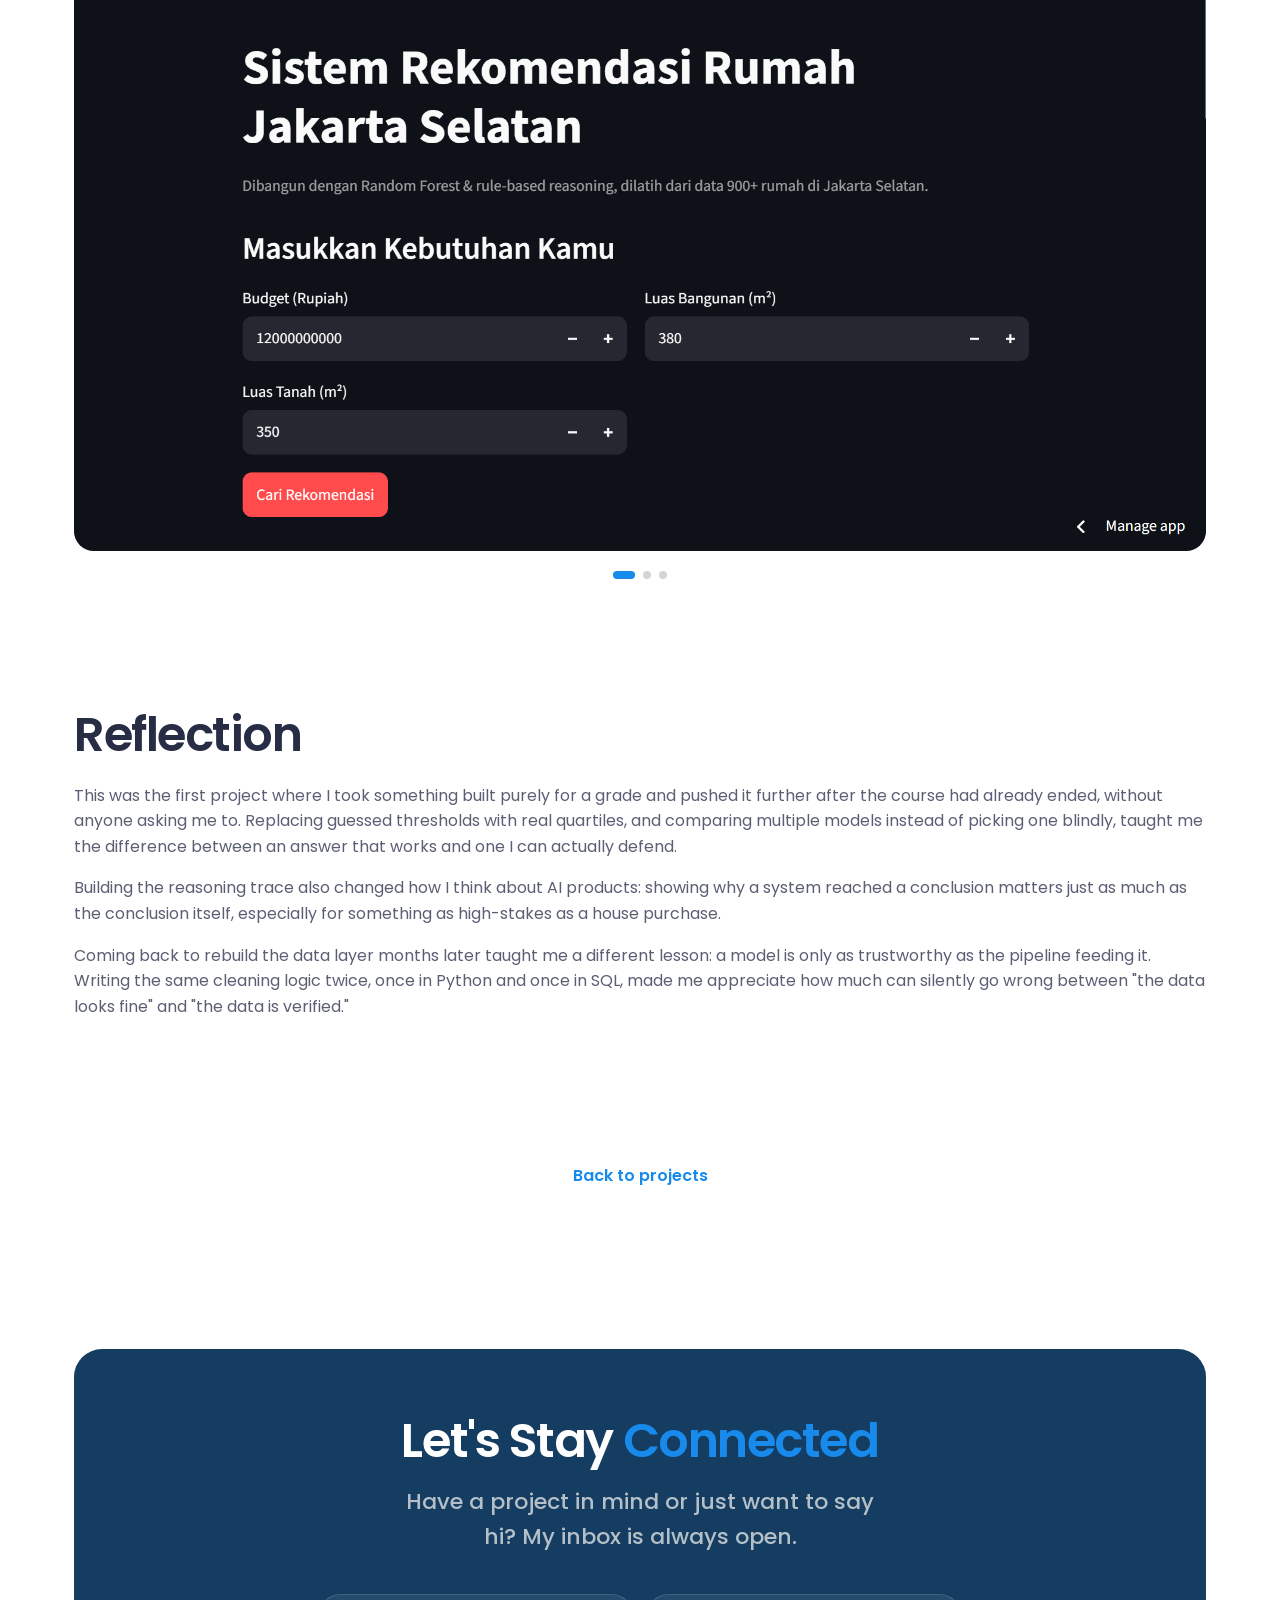
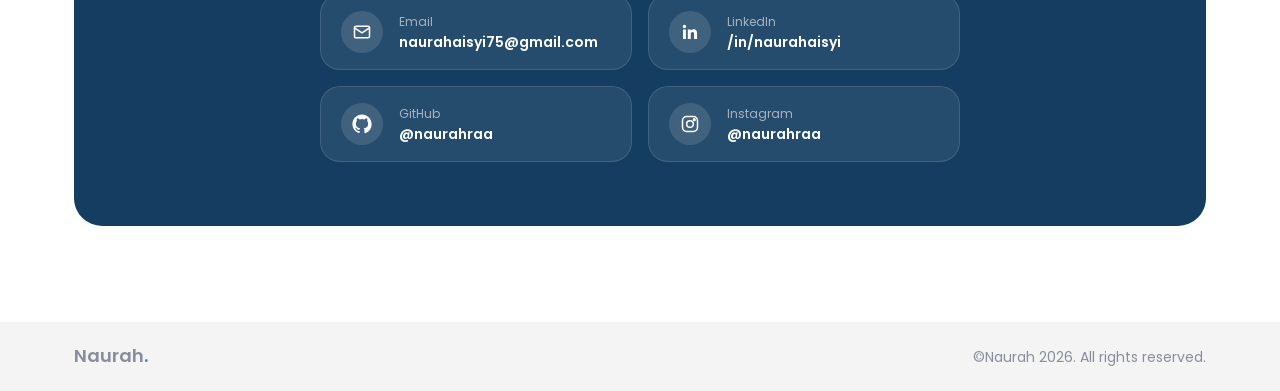
<file: rekomendasi-rumah.html>
<!DOCTYPE html>
<html lang="id">
<head>
<meta charset="UTF-8">
<meta name="viewport" content="width=device-width, initial-scale=1.0">
<title>Rekomendasi Rumah Jaksel — Naurah Rahadatul Aisyi</title>
<meta name="description" content="A hybrid rule-based and machine learning web app that recommends house types and estimates market prices, trained on 900+ real listings from South Jakarta.">

<link rel="preconnect" href="https://fonts.googleapis.com">
<link rel="preconnect" href="https://fonts.gstatic.com" crossorigin>
<link href="https://fonts.googleapis.com/css2?family=Poppins:wght@400;500;600;700&family=Abyssinica+SIL&family=JetBrains+Mono:wght@500;600;700&display=swap" rel="stylesheet">

<link rel="stylesheet" href="css/tokens.css">
<link rel="stylesheet" href="css/reset.css">
<link rel="stylesheet" href="css/components.css">
<link rel="stylesheet" href="css/dev-project.css">
</head>
<body class="theme-rekomendasi">

<!-- ============ NAVBAR ============ -->
<header class="navbar">
  <div class="navbar__inner">
    <a href="index.html" class="navbar__logo">Naurah<span>.</span></a>

    <nav class="navbar__links">
      <a href="index.html" class="navbar__link">Home</a>
      <a href="showcase.html" class="navbar__link">Showcase</a>
      <a href="projects.html" class="navbar__link">Projects</a>
      <a href="about.html" class="navbar__link">About</a>
    </nav>

    <a href="https://linkedin.com/in/naurahaisyi" target="_blank" rel="noopener" class="navbar__cta btn btn--surface btn--sm">
      <svg class="btn__icon" viewBox="0 0 20 20" fill="currentColor"><path d="M18.52 0H1.48C.66 0 0 .64 0 1.44v17.11C0 19.35.66 20 1.48 20h17.04c.82 0 1.48-.65 1.48-1.44V1.44C20 .64 19.34 0 18.52 0ZM5.93 17.04H2.96V7.5h2.97v9.54ZM4.45 6.2a1.72 1.72 0 1 1 0-3.44 1.72 1.72 0 0 1 0 3.44Zm12.59 10.84h-2.96v-4.64c0-1.11-.02-2.53-1.54-2.53-1.55 0-1.78 1.2-1.78 2.45v4.72H7.8V7.5h2.84v1.3h.04c.4-.75 1.36-1.54 2.8-1.54 3 0 3.56 1.97 3.56 4.55v5.23Z"/></svg>
      Get In Touch
    </a>

    <button class="navbar__toggle" aria-label="Toggle menu">
      <svg width="24" height="24" viewBox="0 0 24 24" fill="none" stroke="currentColor" stroke-width="2"><path d="M4 7h16M4 12h16M4 17h16"/></svg>
    </button>
  </div>
</header>

<main>

  <!-- ============ HERO ============ -->
  <section class="dev-hero">
    <div class="container">
      <div class="dev-hero__tags">
        <span class="dev-hero__tag">development-project</span>
        <span class="dev-hero__tag">python</span>
        <span class="dev-hero__tag">machine-learning</span>
        <span class="dev-hero__tag">sql</span>
        <span class="dev-hero__tag">data-pipeline</span>
      </div>
      <h1 class="dev-hero__title">House Recommendation System with Machine Learning Price Estimation</h1>
      <p class="dev-hero__subtitle">A hybrid rule-based and machine learning web app that recommends house types and estimates market prices, trained on 900+ real house listings from South Jakarta.</p>

      <div class="dev-hero__meta">
        <div class="dev-hero__meta-item">
          <div class="dev-hero__meta-label">Role</div>
          <div class="dev-hero__meta-value">Data Analyst &amp; Developer</div>
        </div>
        <div class="dev-hero__meta-item">
          <div class="dev-hero__meta-label">Type</div>
          <div class="dev-hero__meta-value">Course Project → Independent Extension</div>
        </div>
        <div class="dev-hero__meta-item">
          <div class="dev-hero__meta-label">Year</div>
          <div class="dev-hero__meta-value">2025–2026</div>
        </div>
      </div>
    </div>
  </section>

  <!-- ============ LIVE PREVIEW ============ -->
  <section class="dev-section" style="border-top: none; padding-top: var(--space-16);">
    <div class="container">
      <a href="https://rekomendasi-rumah-jaksel.streamlit.app/" target="_blank" rel="noopener" class="browser-frame">
        <span class="browser-frame__bar">
          <span class="browser-frame__dot browser-frame__dot--red"></span>
          <span class="browser-frame__dot browser-frame__dot--yellow"></span>
          <span class="browser-frame__dot browser-frame__dot--green"></span>
          <span class="browser-frame__url">rekomendasi-rumah-jaksel.streamlit.app</span>
        </span>
        <img src="assets/projects/rekomendasi-rumah/rr-hero.png" alt="Sistem Rekomendasi Rumah Jakarta Selatan homepage">
      </a>
      <p class="browser-frame-caption">Click the preview above to try <a href="https://rekomendasi-rumah-jaksel.streamlit.app/" target="_blank" rel="noopener">the live app</a> in a new tab.</p>
    </div>
  </section>

  <!-- ============ OVERVIEW ============ -->
  <section class="dev-section">
    <div class="container">
      <span class="dev-section__num">01 — Overview</span>
      <h2 class="dev-section__title">What Is This Project?</h2>
      <p class="dev-section__text">This project began as a group assignment for my Artificial Intelligence course: a basic forward-chaining expert system with five hardcoded IF-THEN rules, built together with four teammates.</p>
      <p class="dev-section__text">After the course ended, I independently extended it into a complete data science and web application project, replacing the hardcoded rules with thresholds computed directly from a real housing dataset, adding a trained machine learning model for price estimation, and turning it into a live web app anyone can actually use, not just a notebook that runs once in a classroom.</p>

      <h3 style="font-weight: var(--weight-semibold); margin-top: var(--space-8); margin-bottom: var(--space-4);">Tech Stack</h3>
      <div class="tech-stack">
        <span class="tech-badge">Python</span>
        <span class="tech-badge">scikit-learn</span>
        <span class="tech-badge">Streamlit</span>
        <span class="tech-badge">pandas</span>
        <span class="tech-badge">PostgreSQL</span>
        <span class="tech-badge">psycopg2</span>
        <span class="tech-badge">Google Colab</span>
      </div>
    </div>
  </section>

  <!-- ============ PROBLEM ============ -->
  <section class="dev-section">
    <div class="container">
      <span class="dev-section__num">02 — The Problem</span>
      <h2 class="dev-section__title">Why the original version needed more.</h2>

      <div class="dev-problem-list">
        <div class="dev-problem-item">
          <span class="dev-problem-item__num">01</span>
          <p class="dev-problem-item__text">The original system relied on five hardcoded IF-THEN rules based on assumptions, even though a real housing dataset was available and never actually used.</p>
        </div>
        <div class="dev-problem-item">
          <span class="dev-problem-item__num">02</span>
          <p class="dev-problem-item__text">There was no machine learning involved and no way to measure how accurate a recommendation actually was against real market prices.</p>
        </div>
        <div class="dev-problem-item">
          <span class="dev-problem-item__num">03</span>
          <p class="dev-problem-item__text">The system only ran inside a Colab notebook, accessible only to whoever had the file, not something anyone else could actually try.</p>
        </div>
      </div>
    </div>
  </section>

  <!-- ============ DATA PIPELINE UPGRADE ============ -->
  <section class="dev-section">
    <div class="container">
      <span class="dev-section__num">03 — Data Pipeline Upgrade</span>
      <h2 class="dev-section__title">From Notebook to Data Pipeline</h2>
      <p class="dev-section__text">After the app was live, I revisited the project from a data engineering angle. The original workflow read directly from an Excel file and cleaned it inline inside the training notebook, everything living in one place with no separation of concerns and nothing to audit.</p>
      <p class="dev-section__text">I rebuilt the data layer around a PostgreSQL warehouse: a Python ETL script handles extraction and cleaning, a parallel SQL script reproduces the same cleaning logic using window functions, and an automated validation script checks the result before it's allowed anywhere near the model.</p>

      <div class="chatbot-spotlight" style="margin-top: var(--space-8);">
        <h2 class="chatbot-spotlight__title">Pipeline at a glance</h2>
        <ul class="chatbot-spotlight__text" style="margin: 0; padding-left: 1.2em;">
          <li style="margin-bottom: var(--space-2);">Excel → <code style="color: var(--color-white); background: rgba(255,255,255,0.12); padding: 1px 6px; border-radius: 4px;">raw_rumah</code> → <code style="color: var(--color-white); background: rgba(255,255,255,0.12); padding: 1px 6px; border-radius: 4px;">clean_rumah</code> tables in PostgreSQL (Neon)</li>
          <li style="margin-bottom: var(--space-2);">Deduplication and outlier filtering reproduced in pure SQL using <code style="color: var(--color-white); background: rgba(255,255,255,0.12); padding: 1px 6px; border-radius: 4px;">ROW_NUMBER()</code> and <code style="color: var(--color-white); background: rgba(255,255,255,0.12); padding: 1px 6px; border-radius: 4px;">PERCENTILE_CONT()</code></li>
          <li style="margin-bottom: var(--space-2);">8 automated data quality checks (nulls, duplicates, value ranges) — 8/8 passing</li>
          <li>Training notebook reads from the validated <code style="color: var(--color-white); background: rgba(255,255,255,0.12); padding: 1px 6px; border-radius: 4px;">clean_rumah</code> table instead of the raw file</li>
        </ul>
      </div>
    </div>
  </section>

  <!-- ============ FEATURES ============ -->
  <section class="dev-section">
    <div class="container">
      <span class="dev-section__num">04 — Key Features</span>
      <h2 class="dev-section__title">What The System Does</h2>

      <div class="dev-feature-list">
        <div class="dev-feature-item">
          <span class="dev-feature-item__num">01</span>
          <div>
            <div class="dev-feature-item__title">Data-Driven Categorization</div>
            <p class="dev-feature-item__text">Budget and land size thresholds are computed from real quartiles of 900+ South Jakarta house listings, not guessed numbers.</p>
          </div>
        </div>
        <div class="dev-feature-item">
          <span class="dev-feature-item__num">02</span>
          <div>
            <div class="dev-feature-item__title">ML Price Estimation</div>
            <p class="dev-feature-item__text">A Random Forest regression model trained on land and building area estimates market price, benchmarked against Linear Regression and Decision Tree before being selected.</p>
          </div>
        </div>
        <div class="dev-feature-item">
          <span class="dev-feature-item__num">03</span>
          <div>
            <div class="dev-feature-item__title">Explainable Reasoning</div>
            <p class="dev-feature-item__text">Every recommendation shows the exact quantile comparison behind it, and every price estimate states the model's measured accuracy, not just a bare number.</p>
          </div>
        </div>
        <div class="dev-feature-item">
          <span class="dev-feature-item__num">04</span>
          <div>
            <div class="dev-feature-item__title">Input Validation &amp; Market Comparison</div>
            <p class="dev-feature-item__text">Warns on unrealistic input combinations, and visualizes where a user's budget sits relative to the actual market price distribution.</p>
          </div>
        </div>
      </div>
    </div>
  </section>

  <!-- ============ MODEL COMPARISON SPOTLIGHT ============ -->
  <section class="dev-section">
    <div class="container">
      <span class="dev-section__num">05 — Highlight</span>
      <div class="chatbot-spotlight">
        <h2 class="chatbot-spotlight__title">Choosing the Right Model</h2>
        <p class="chatbot-spotlight__text">Three regression models were trained and compared on log-transformed price data before picking a final one that balances accuracy and simplicity, rather than defaulting to the most complex option.</p>

        <table class="model-compare-table">
          <thead>
            <tr>
              <th>Model</th>
              <th>R²</th>
              <th>MAPE</th>
            </tr>
          </thead>
          <tbody>
            <tr>
              <td>Linear Regression</td>
              <td>0.561</td>
              <td>45.5%</td>
            </tr>
            <tr>
              <td>Decision Tree</td>
              <td>0.687</td>
              <td>33.7%</td>
            </tr>
            <tr class="is-selected">
              <td>Random Forest</td>
              <td>0.736</td>
              <td>30.1%</td>
            </tr>
          </tbody>
        </table>

        <p class="chatbot-spotlight__text" style="margin-top: var(--space-6); margin-bottom: 0;">Feature importance analysis also showed land area and building area account for roughly 98% of the model's predictive power, so the final model was simplified to those two features, reaching an R² of 0.738 and MAPE of 29.8%, on par with the full 5-feature version.</p>
      </div>
    </div>
  </section>

  <!-- ============ SCREENSHOTS ============ -->
  <section class="dev-section">
    <div class="container">
      <span class="dev-section__num">06 — Screenshots</span>
      <h2 class="dev-section__title">A Closer Look</h2>

      <div class="screen-carousel" id="screen-carousel">
        <div class="screen-carousel__track">
          <img src="assets/projects/rekomendasi-rumah/rr-screen-1.png" alt="Input form for budget and house specifications" class="is-active">
          <img src="assets/projects/rekomendasi-rumah/rr-screen-2.png" alt="Recommendation result with explainable reasoning trace">
          <img src="assets/projects/rekomendasi-rumah/rr-screen-3.png" alt="Histogram showing user budget against market price distribution">
        </div>
        <div class="screen-carousel__dots"></div>
      </div>
    </div>
  </section>

  <!-- ============ REFLECTION ============ -->
  <section class="dev-reflection">
    <div class="container">
      <h2 class="dev-reflection__title">Reflection</h2>
      <p class="dev-reflection__text">This was the first project where I took something built purely for a grade and pushed it further after the course had already ended, without anyone asking me to. Replacing guessed thresholds with real quartiles, and comparing multiple models instead of picking one blindly, taught me the difference between an answer that works and one I can actually defend.</p>
      <p class="dev-reflection__text">Building the reasoning trace also changed how I think about AI products: showing why a system reached a conclusion matters just as much as the conclusion itself, especially for something as high-stakes as a house purchase.</p>
      <p class="dev-reflection__text">Coming back to rebuild the data layer months later taught me a different lesson: a model is only as trustworthy as the pipeline feeding it. Writing the same cleaning logic twice, once in Python and once in SQL, made me appreciate how much can silently go wrong between "the data looks fine" and "the data is verified."</p>
    </div>
  </section>

  <a href="projects.html" class="back-home">Back to projects</a>

</main>

<!-- ============ CONNECT ============ -->
<section class="connect">
  <div class="container">
    <div class="connect__frame">
      <h2 class="connect__title">Let's Stay <span class="text-accent">Connected</span></h2>
      <p class="connect__subtitle">Have a project in mind or just want to say hi? My inbox is always open.</p>

      <div class="connect__grid">
        <a href="mailto:naurahaisyi75@gmail.com" class="connect__card">
          <span class="connect__card-icon">
            <svg viewBox="0 0 24 24" fill="none" stroke="currentColor" stroke-width="1.8" stroke-linecap="round" stroke-linejoin="round"><rect x="3" y="5" width="18" height="14" rx="2"/><path d="m3 7 9 6 9-6"/></svg>
          </span>
          <span class="connect__card-text">
            <span class="connect__card-label">Email</span>
            <span class="connect__card-value">naurahaisyi75@gmail.com</span>
          </span>
        </a>

        <a href="https://linkedin.com/in/naurahaisyi" target="_blank" rel="noopener" class="connect__card">
          <span class="connect__card-icon">
            <svg viewBox="0 0 24 24" fill="currentColor"><path d="M20.45 20.45h-3.55v-5.57c0-1.33-.02-3.03-1.85-3.03-1.86 0-2.14 1.45-2.14 2.94v5.66H9.36V9h3.41v1.56h.05c.47-.9 1.64-1.85 3.38-1.85 3.6 0 4.27 2.37 4.27 5.46v6.28zM5.34 7.43a2.06 2.06 0 1 1 0-4.12 2.06 2.06 0 0 1 0 4.12zM7.12 20.45H3.56V9h3.56v11.45z"/></svg>
          </span>
          <span class="connect__card-text">
            <span class="connect__card-label">LinkedIn</span>
            <span class="connect__card-value">/in/naurahaisyi</span>
          </span>
        </a>

        <a href="https://github.com/naurahraa" target="_blank" rel="noopener" class="connect__card">
          <span class="connect__card-icon">
            <svg viewBox="0 0 24 24" fill="currentColor"><path d="M12 .5C5.65.5.5 5.65.5 12c0 5.08 3.29 9.39 7.86 10.91.57.1.78-.25.78-.55 0-.27-.01-1.16-.02-2.11-3.2.7-3.87-1.36-3.87-1.36-.53-1.33-1.28-1.68-1.28-1.68-1.05-.71.08-.7.08-.7 1.16.08 1.77 1.19 1.77 1.19 1.03 1.76 2.7 1.25 3.36.96.1-.75.4-1.25.73-1.54-2.56-.29-5.25-1.28-5.25-5.7 0-1.26.45-2.29 1.19-3.09-.12-.29-.52-1.47.11-3.06 0 0 .97-.31 3.18 1.18a11.05 11.05 0 0 1 5.8 0c2.2-1.49 3.17-1.18 3.17-1.18.64 1.59.24 2.77.12 3.06.74.8 1.18 1.83 1.18 3.09 0 4.43-2.7 5.4-5.27 5.69.42.36.78 1.07.78 2.16 0 1.56-.01 2.82-.01 3.2 0 .31.2.66.79.55A10.53 10.53 0 0 0 23.5 12C23.5 5.65 18.35.5 12 .5Z"/></svg>
          </span>
          <span class="connect__card-text">
            <span class="connect__card-label">GitHub</span>
            <span class="connect__card-value">@naurahraa</span>
          </span>
        </a>

        <a href="https://www.instagram.com/naurahraa" target="_blank" rel="noopener" class="connect__card">
          <span class="connect__card-icon">
            <svg viewBox="0 0 24 24" fill="none" stroke="currentColor" stroke-width="1.8"><rect x="3" y="3" width="18" height="18" rx="5"/><circle cx="12" cy="12" r="4"/><circle cx="17.2" cy="6.8" r="1"/></svg>
          </span>
          <span class="connect__card-text">
            <span class="connect__card-label">Instagram</span>
            <span class="connect__card-value">@naurahraa</span>
          </span>
        </a>
      </div>
    </div>
  </div>
</section>

<!-- ============ FOOTER BAR ============ -->
<footer class="footer">
  <div class="container footer__inner">
    <span class="footer__logo">Naurah<span>.</span></span>
    <p class="footer__copyright">©Naurah 2026. All rights reserved.</p>
  </div>
</footer>

<script src="js/main.js"></script>
<script src="js/animations.js"></script>
<script>
  (function () {
    var carousel = document.getElementById('screen-carousel');
    if (!carousel) return;

    var slides = Array.from(carousel.querySelectorAll('.screen-carousel__track img'));
    var dotsWrap = carousel.querySelector('.screen-carousel__dots');
    var active = 0;
    var timer;

    slides.forEach(function (_, i) {
      var dot = document.createElement('button');
      dot.type = 'button';
      dot.setAttribute('aria-label', 'Go to slide ' + (i + 1));
      if (i === 0) dot.classList.add('is-active');
      dot.addEventListener('click', function () {
        goTo(i);
        restart();
      });
      dotsWrap.appendChild(dot);
    });
    var dots = Array.from(dotsWrap.children);

    function goTo(index) {
      slides[active].classList.remove('is-active');
      dots[active].classList.remove('is-active');
      active = index;
      slides[active].classList.add('is-active');
      dots[active].classList.add('is-active');
    }

    function next() {
      goTo((active + 1) % slides.length);
    }

    function restart() {
      clearInterval(timer);
      timer = setInterval(next, 4000);
    }

    restart();
  })();
</script>
</body>
</html>
</file>
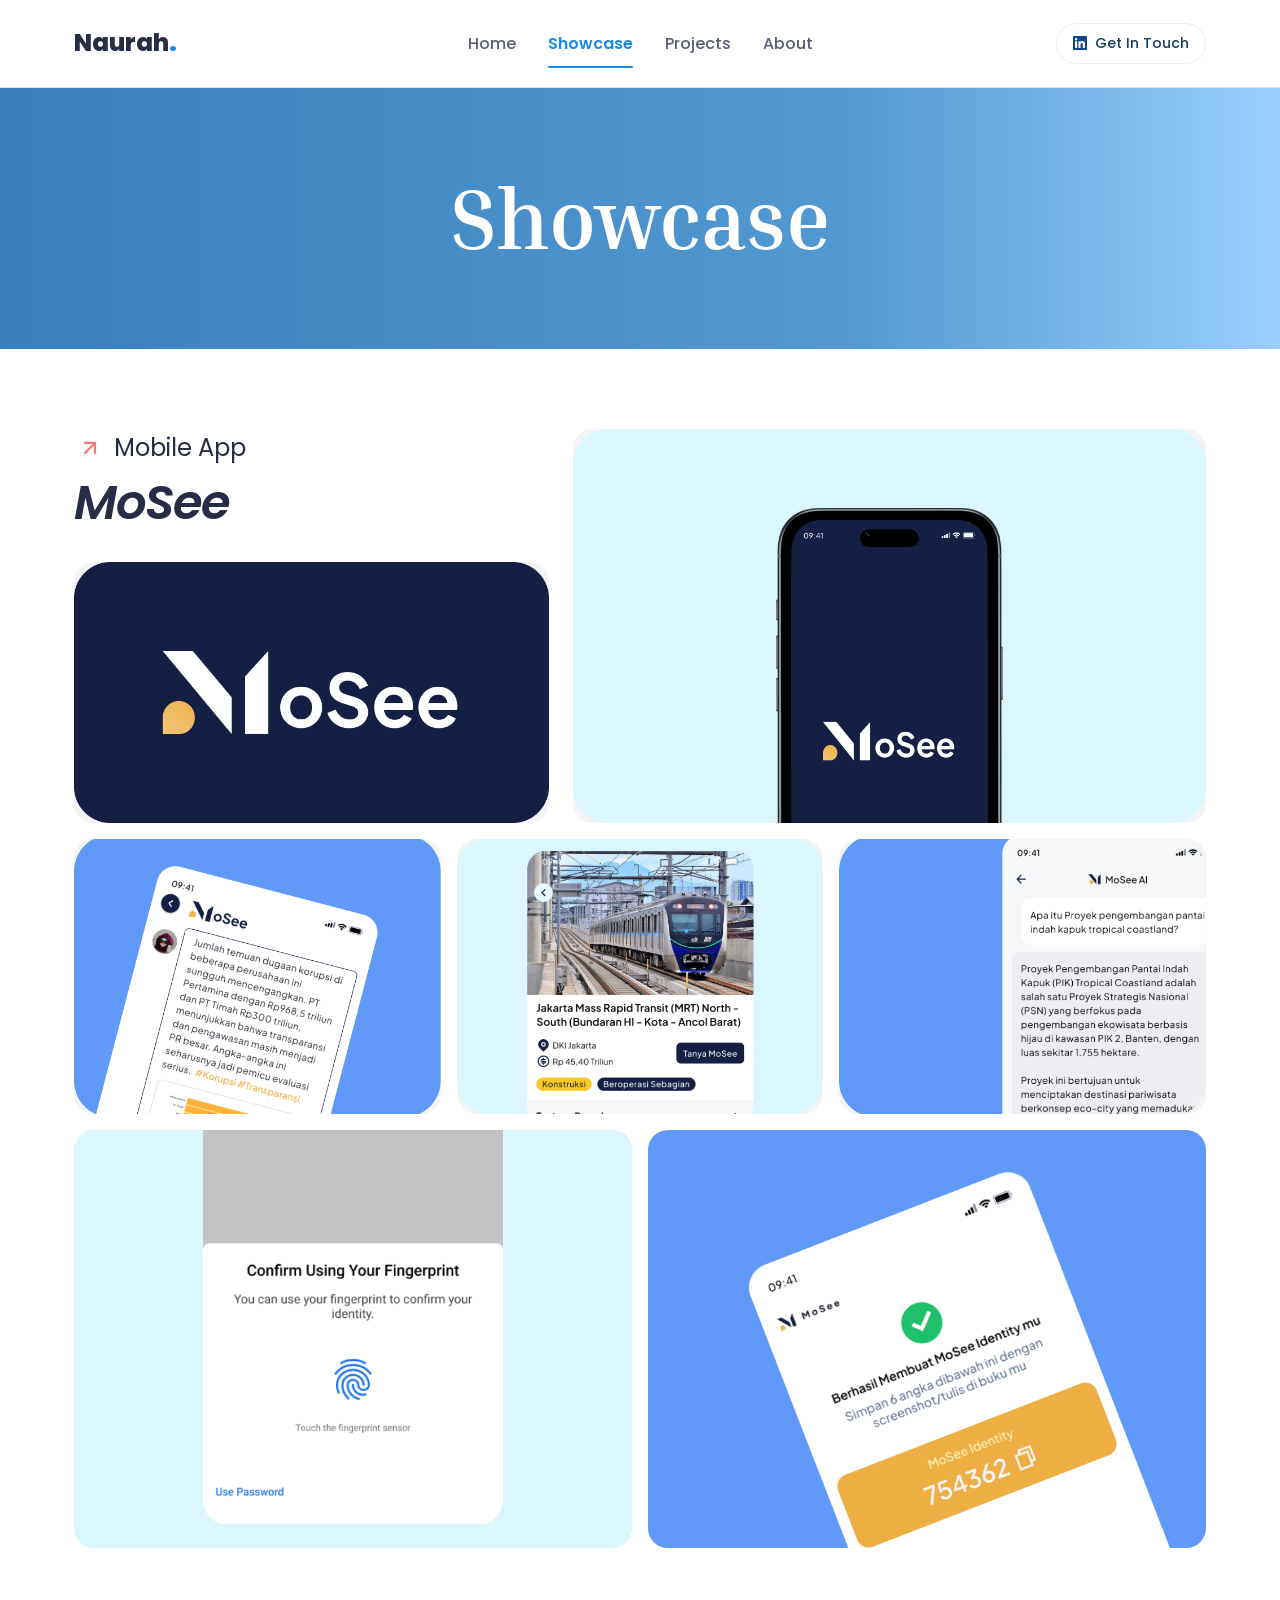
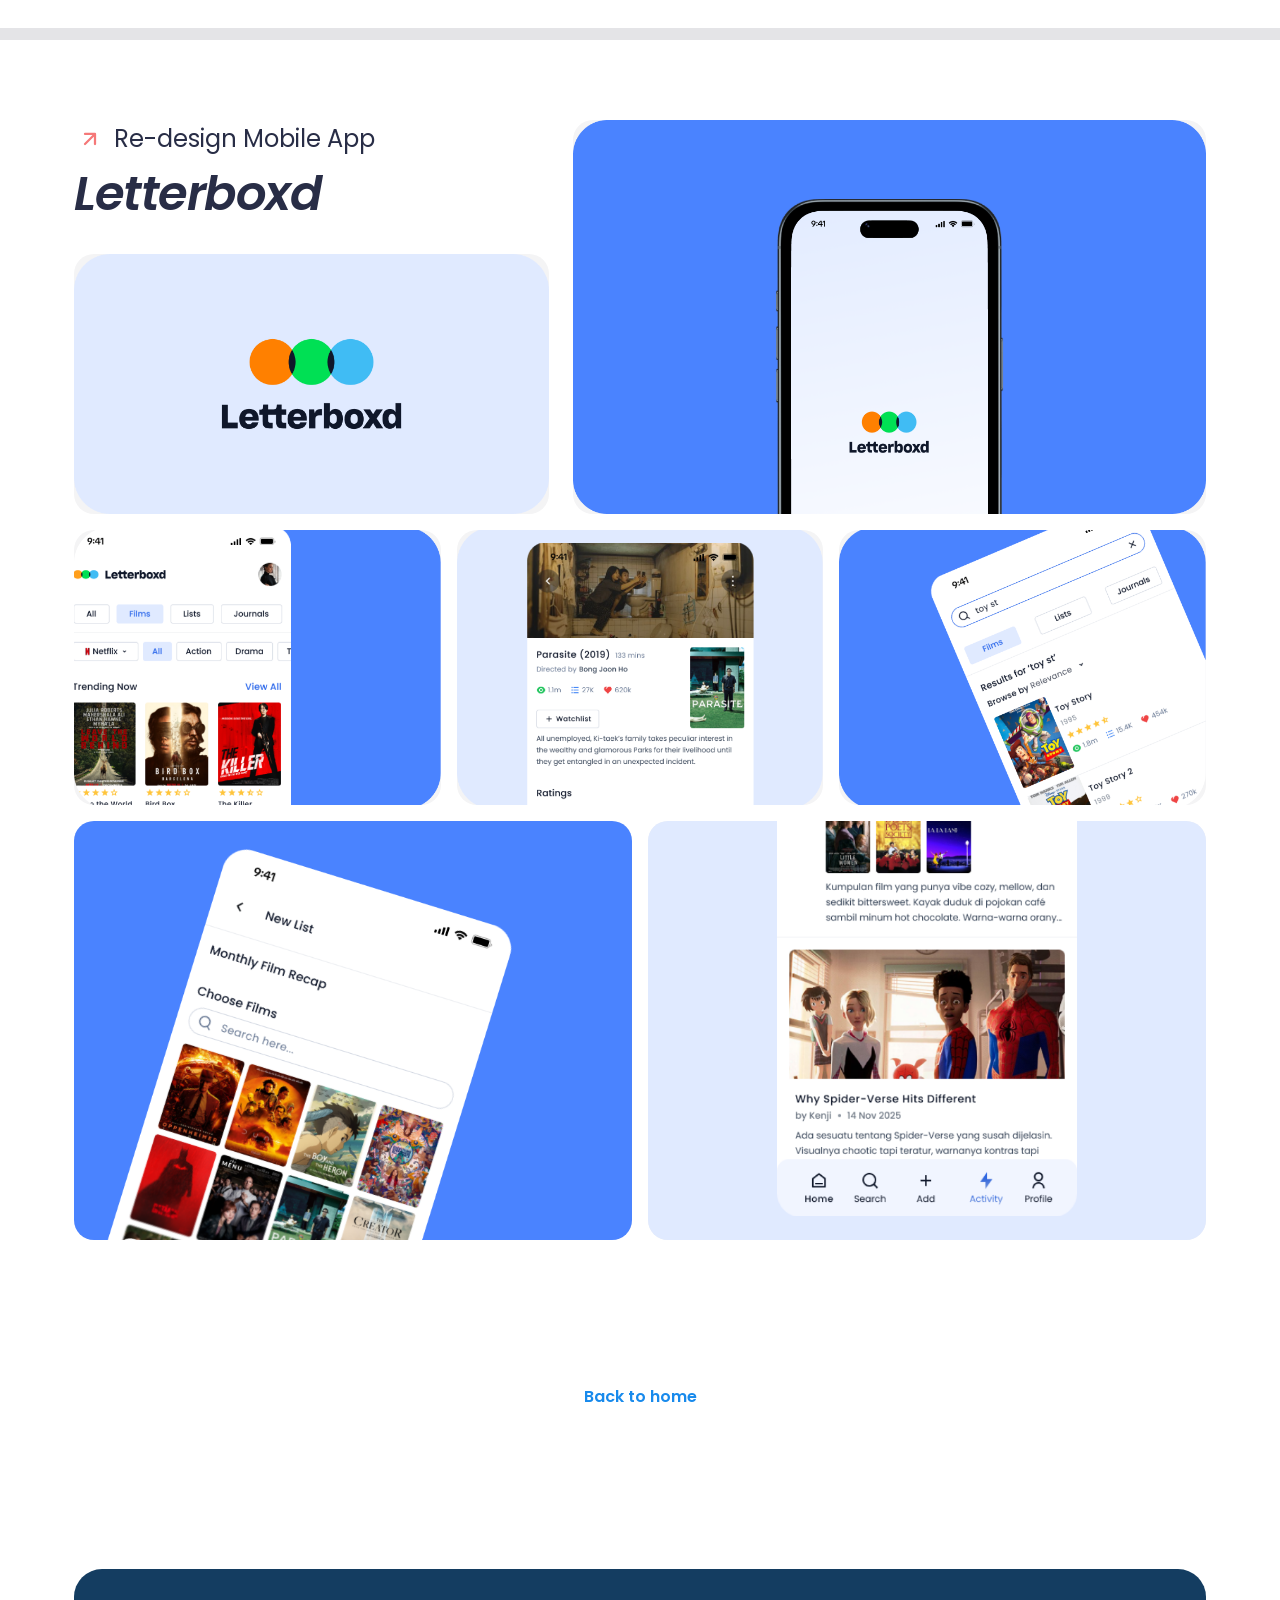
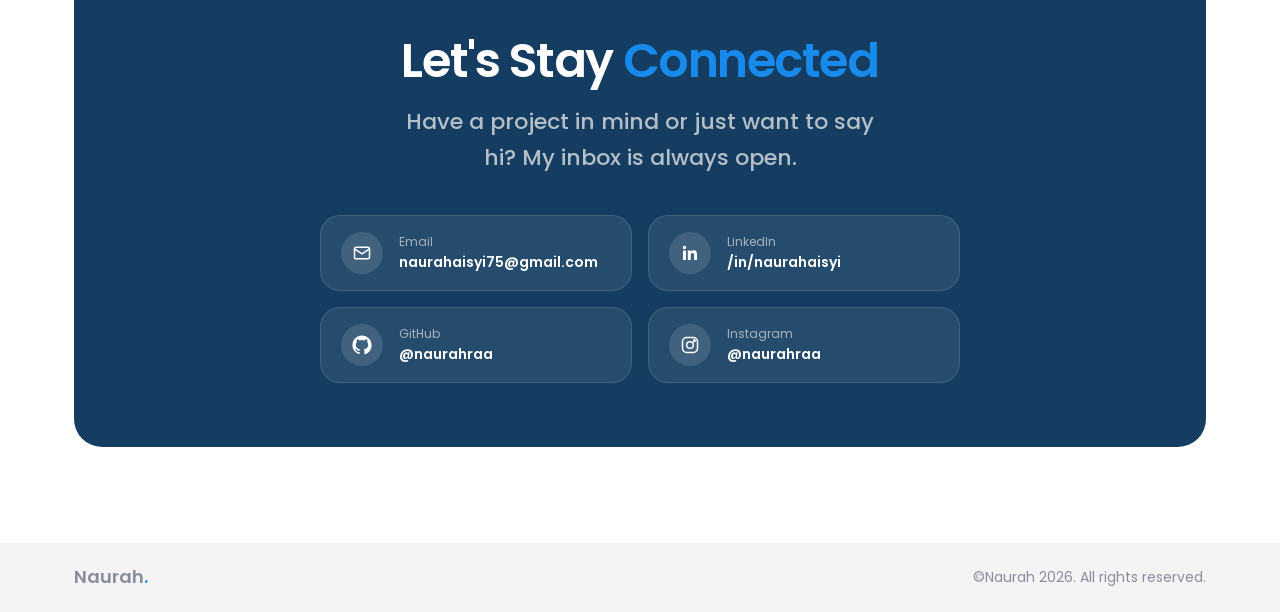
<file: showcase.html>
<!DOCTYPE html>
<html lang="id">
<head>
<meta charset="UTF-8">
<meta name="viewport" content="width=device-width, initial-scale=1.0">
<title>Showcase — Naurah Rahadatul Aisyi</title>
<meta name="description" content="Showcase kumpulan project UI/UX Naurah Rahadatul Aisyi.">

<link rel="preconnect" href="https://fonts.googleapis.com">
<link rel="preconnect" href="https://fonts.gstatic.com" crossorigin>
<link href="https://fonts.googleapis.com/css2?family=Poppins:wght@400;500;600;700&family=Abyssinica+SIL&family=Inria+Serif:wght@700&display=swap" rel="stylesheet">

<link rel="stylesheet" href="css/tokens.css">
<link rel="stylesheet" href="css/reset.css">
<link rel="stylesheet" href="css/components.css">
<link rel="stylesheet" href="css/showcase.css">
</head>
<body>

<!-- ============ NAVBAR ============ -->
<header class="navbar">
  <div class="navbar__inner">
    <a href="index.html" class="navbar__logo">Naurah<span>.</span></a>

    <nav class="navbar__links">
      <a href="index.html" class="navbar__link">Home</a>
      <a href="showcase.html" class="navbar__link">Showcase</a>
      <a href="projects.html" class="navbar__link">Projects</a>
      <a href="about.html" class="navbar__link">About</a>
    </nav>

    <a href="https://linkedin.com/in/naurahaisyi" target="_blank" rel="noopener" class="navbar__cta btn btn--surface btn--sm">
      <svg class="btn__icon" viewBox="0 0 20 20" fill="currentColor"><path d="M18.52 0H1.48C.66 0 0 .64 0 1.44v17.11C0 19.35.66 20 1.48 20h17.04c.82 0 1.48-.65 1.48-1.44V1.44C20 .64 19.34 0 18.52 0ZM5.93 17.04H2.96V7.5h2.97v9.54ZM4.45 6.2a1.72 1.72 0 1 1 0-3.44 1.72 1.72 0 0 1 0 3.44Zm12.59 10.84h-2.96v-4.64c0-1.11-.02-2.53-1.54-2.53-1.55 0-1.78 1.2-1.78 2.45v4.72H7.8V7.5h2.84v1.3h.04c.4-.75 1.36-1.54 2.8-1.54 3 0 3.56 1.97 3.56 4.55v5.23Z"/></svg>
      Get In Touch
    </a>

    <button class="navbar__toggle" aria-label="Toggle menu">
      <svg width="24" height="24" viewBox="0 0 24 24" fill="none" stroke="currentColor" stroke-width="2"><path d="M4 7h16M4 12h16M4 17h16"/></svg>
    </button>
  </div>
</header>

<!-- ============ HERO BANNER ============ -->
<section class="showcase-hero">
  <h1 class="showcase-hero__title">Showcase</h1>
</section>

<main>

  <!-- ============ PROJECT: MOSEE ============ -->
  <section class="project-block">
    <div class="container">

      <div class="project-block__intro">
        <div class="project-block__intro-left">
          <div>
            <span class="project-block__eyebrow">
              <svg viewBox="0 0 32 32" fill="none" stroke="currentColor" stroke-linecap="round" stroke-linejoin="round"><path d="M9.33 22.67 22.67 9.33M9.33 9.33h13.34v13.34" stroke-width="3"/></svg>
              <span class="project-block__eyebrow-text">Mobile App</span>
            </span>
            <h2 class="project-block__title">MoSee</h2>
          </div>
          <div class="gallery-item gallery-item--logo">
            <img src="assets/showcase/mosee-1.png" alt="MoSee logo">
          </div>
        </div>
        <div class="gallery-item gallery-item--hero">
          <img src="assets/showcase/mosee-2.png" alt="MoSee hero mockup">
        </div>
      </div>

      <div class="gallery-row">
        <div class="gallery-item">
          <img src="assets/showcase/mosee-3.png" alt="MoSee screen 1">
        </div>
        <div class="gallery-item">
          <img src="assets/showcase/mosee-4.png" alt="MoSee screen 2">
        </div>
        <div class="gallery-item">
          <img src="assets/showcase/mosee-5.png" alt="MoSee screen 3">
        </div>
      </div>

      <div class="gallery-row">
        <div class="gallery-item">
          <img src="assets/showcase/mosee-6.png" alt="MoSee screen 4">
        </div>
        <div class="gallery-item">
          <img src="assets/showcase/mosee-7.png" alt="MoSee screen 5">
        </div>
      </div>

    </div>
  </section>

  <!-- ============ PROJECT: LETTERBOXD ============ -->
  <section class="project-block">
    <div class="container">

      <div class="project-block__intro">
        <div class="project-block__intro-left">
          <div>
            <span class="project-block__eyebrow">
              <svg viewBox="0 0 32 32" fill="none" stroke="currentColor" stroke-linecap="round" stroke-linejoin="round"><path d="M9.33 22.67 22.67 9.33M9.33 9.33h13.34v13.34" stroke-width="3"/></svg>
              <span class="project-block__eyebrow-text">Re-design Mobile App</span>
            </span>
            <h2 class="project-block__title">Letterboxd</h2>
          </div>
          <div class="gallery-item gallery-item--logo">
            <img src="assets/showcase/letterboxd-1.png" alt="Letterboxd logo">
          </div>
        </div>
        <div class="gallery-item gallery-item--hero">
          <img src="assets/showcase/letterboxd-2.png" alt="Letterboxd hero mockup">
        </div>
      </div>

      <div class="gallery-row">
        <div class="gallery-item">
          <img src="assets/showcase/letterboxd-3.png" alt="Letterboxd screen 1">
        </div>
        <div class="gallery-item">
          <img src="assets/showcase/letterboxd-4.png" alt="Letterboxd screen 2">
        </div>
        <div class="gallery-item">
          <img src="assets/showcase/letterboxd-5.png" alt="Letterboxd screen 3">
        </div>
      </div>

      <div class="gallery-row">
        <div class="gallery-item">
          <img src="assets/showcase/letterboxd-6.png" alt="Letterboxd screen 4">
        </div>
        <div class="gallery-item">
          <img src="assets/showcase/letterboxd-7.png" alt="Letterboxd screen 5">
        </div>
      </div>

    </div>
  </section>

  <a href="index.html" class="back-home">Back to home</a>

</main>

<!-- ============ CONNECT ============ -->
<section class="connect">
  <div class="container">
    <div class="connect__frame">
      <h2 class="connect__title">Let's Stay <span class="text-accent">Connected</span></h2>
      <p class="connect__subtitle">Have a project in mind or just want to say hi? My inbox is always open.</p>

      <div class="connect__grid">
        <a href="mailto:naurahaisyi75@gmail.com" class="connect__card">
          <span class="connect__card-icon">
            <svg viewBox="0 0 24 24" fill="none" stroke="currentColor" stroke-width="1.8" stroke-linecap="round" stroke-linejoin="round"><rect x="3" y="5" width="18" height="14" rx="2"/><path d="m3 7 9 6 9-6"/></svg>
          </span>
          <span class="connect__card-text">
            <span class="connect__card-label">Email</span>
            <span class="connect__card-value">naurahaisyi75@gmail.com</span>
          </span>
        </a>

        <a href="https://linkedin.com/in/naurahaisyi" target="_blank" rel="noopener" class="connect__card">
          <span class="connect__card-icon">
            <svg viewBox="0 0 24 24" fill="currentColor"><path d="M20.45 20.45h-3.55v-5.57c0-1.33-.02-3.03-1.85-3.03-1.86 0-2.14 1.45-2.14 2.94v5.66H9.36V9h3.41v1.56h.05c.47-.9 1.64-1.85 3.38-1.85 3.6 0 4.27 2.37 4.27 5.46v6.28zM5.34 7.43a2.06 2.06 0 1 1 0-4.12 2.06 2.06 0 0 1 0 4.12zM7.12 20.45H3.56V9h3.56v11.45z"/></svg>
          </span>
          <span class="connect__card-text">
            <span class="connect__card-label">LinkedIn</span>
            <span class="connect__card-value">/in/naurahaisyi</span>
          </span>
        </a>

        <a href="https://github.com/naurahraa" target="_blank" rel="noopener" class="connect__card">
          <span class="connect__card-icon">
            <svg viewBox="0 0 24 24" fill="currentColor"><path d="M12 .5C5.65.5.5 5.65.5 12c0 5.08 3.29 9.39 7.86 10.91.57.1.78-.25.78-.55 0-.27-.01-1.16-.02-2.11-3.2.7-3.87-1.36-3.87-1.36-.53-1.33-1.28-1.68-1.28-1.68-1.05-.71.08-.7.08-.7 1.16.08 1.77 1.19 1.77 1.19 1.03 1.76 2.7 1.25 3.36.96.1-.75.4-1.25.73-1.54-2.56-.29-5.25-1.28-5.25-5.7 0-1.26.45-2.29 1.19-3.09-.12-.29-.52-1.47.11-3.06 0 0 .97-.31 3.18 1.18a11.05 11.05 0 0 1 5.8 0c2.2-1.49 3.17-1.18 3.17-1.18.64 1.59.24 2.77.12 3.06.74.8 1.18 1.83 1.18 3.09 0 4.43-2.7 5.4-5.27 5.69.42.36.78 1.07.78 2.16 0 1.56-.01 2.82-.01 3.2 0 .31.2.66.79.55A10.53 10.53 0 0 0 23.5 12C23.5 5.65 18.35.5 12 .5Z"/></svg>
          </span>
          <span class="connect__card-text">
            <span class="connect__card-label">GitHub</span>
            <span class="connect__card-value">@naurahraa</span>
          </span>
        </a>

        <a href="https://www.instagram.com/naurahraa" target="_blank" rel="noopener" class="connect__card">
          <span class="connect__card-icon">
            <svg viewBox="0 0 24 24" fill="none" stroke="currentColor" stroke-width="1.8"><rect x="3" y="3" width="18" height="18" rx="5"/><circle cx="12" cy="12" r="4"/><circle cx="17.2" cy="6.8" r="1"/></svg>
          </span>
          <span class="connect__card-text">
            <span class="connect__card-label">Instagram</span>
            <span class="connect__card-value">@naurahraa</span>
          </span>
        </a>
      </div>
    </div>
  </div>
</section>

<!-- ============ FOOTER BAR ============ -->
<footer class="footer">
  <div class="container footer__inner">
    <span class="footer__logo">Naurah<span>.</span></span>
    <p class="footer__copyright">©Naurah 2026. All rights reserved.</p>
  </div>
</footer>

<script src="js/main.js"></script>
<script src="js/animations.js"></script>
</body>
</html>
</file>
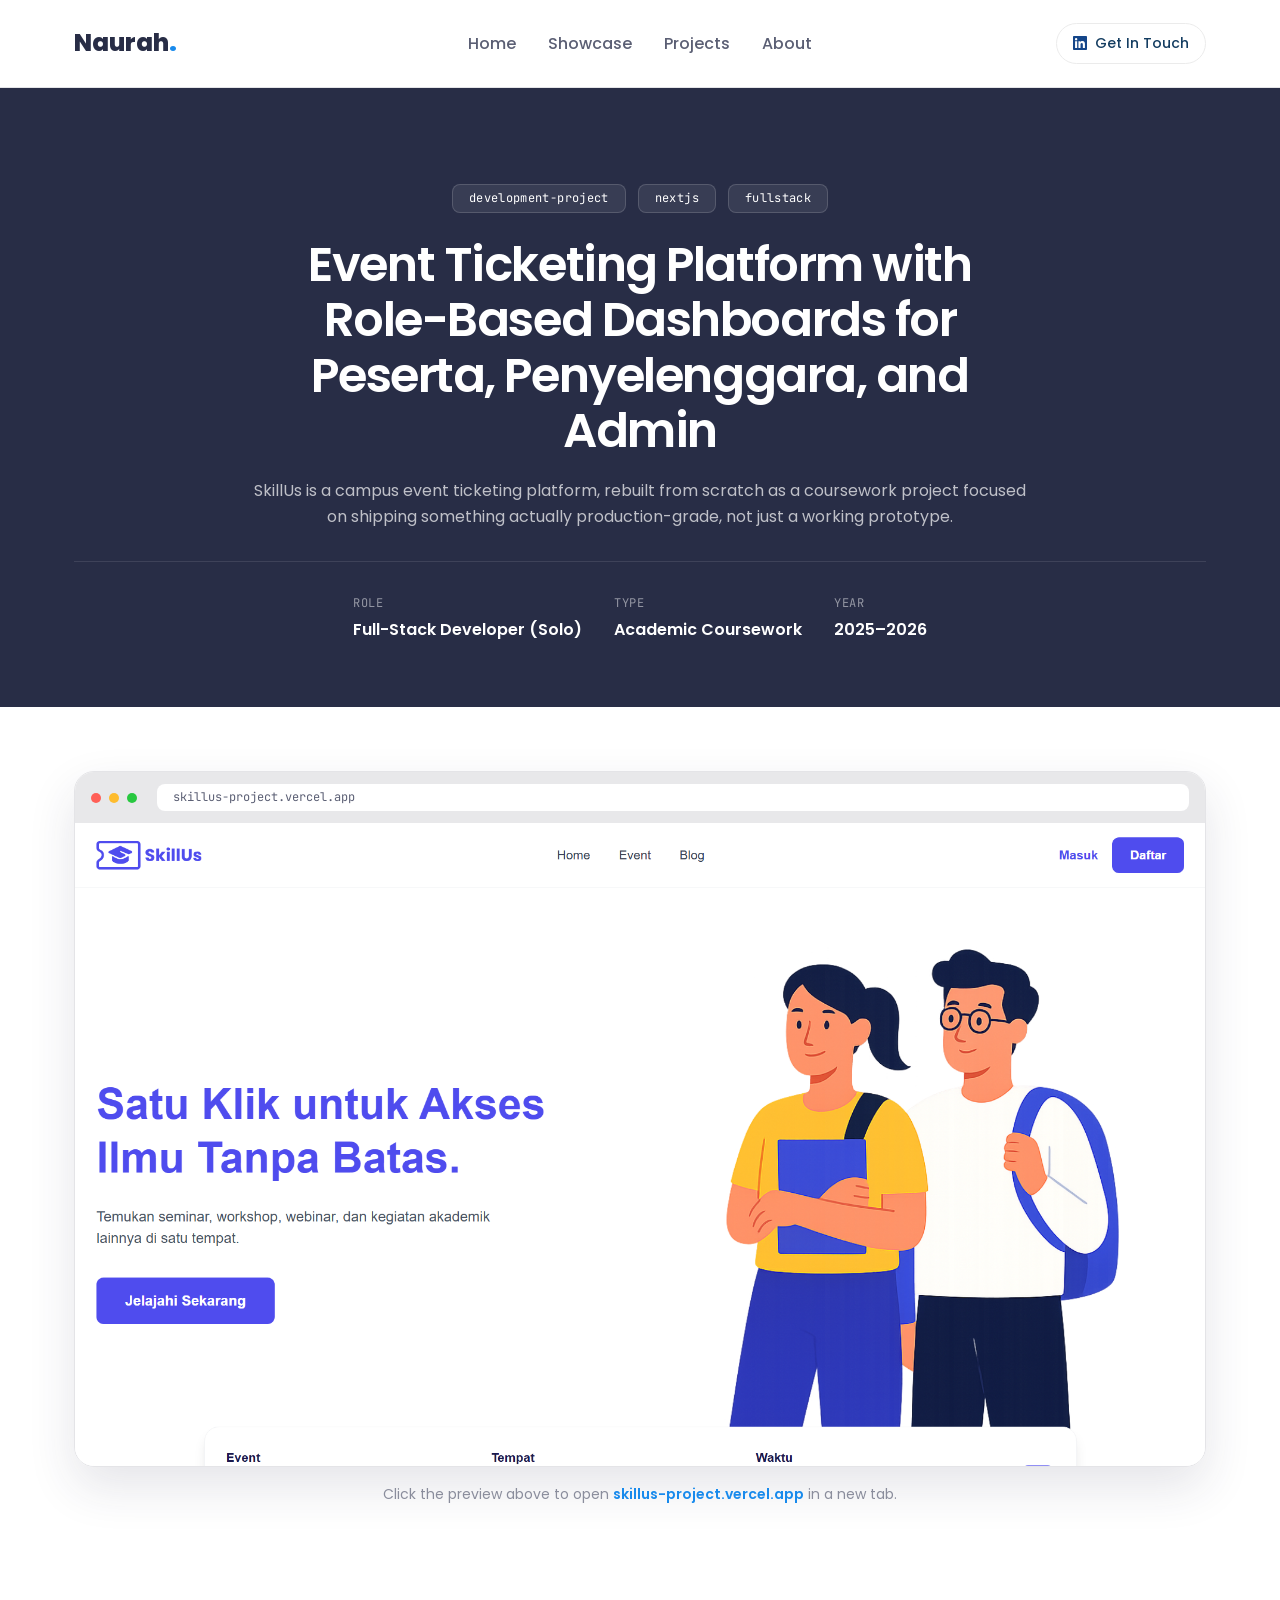
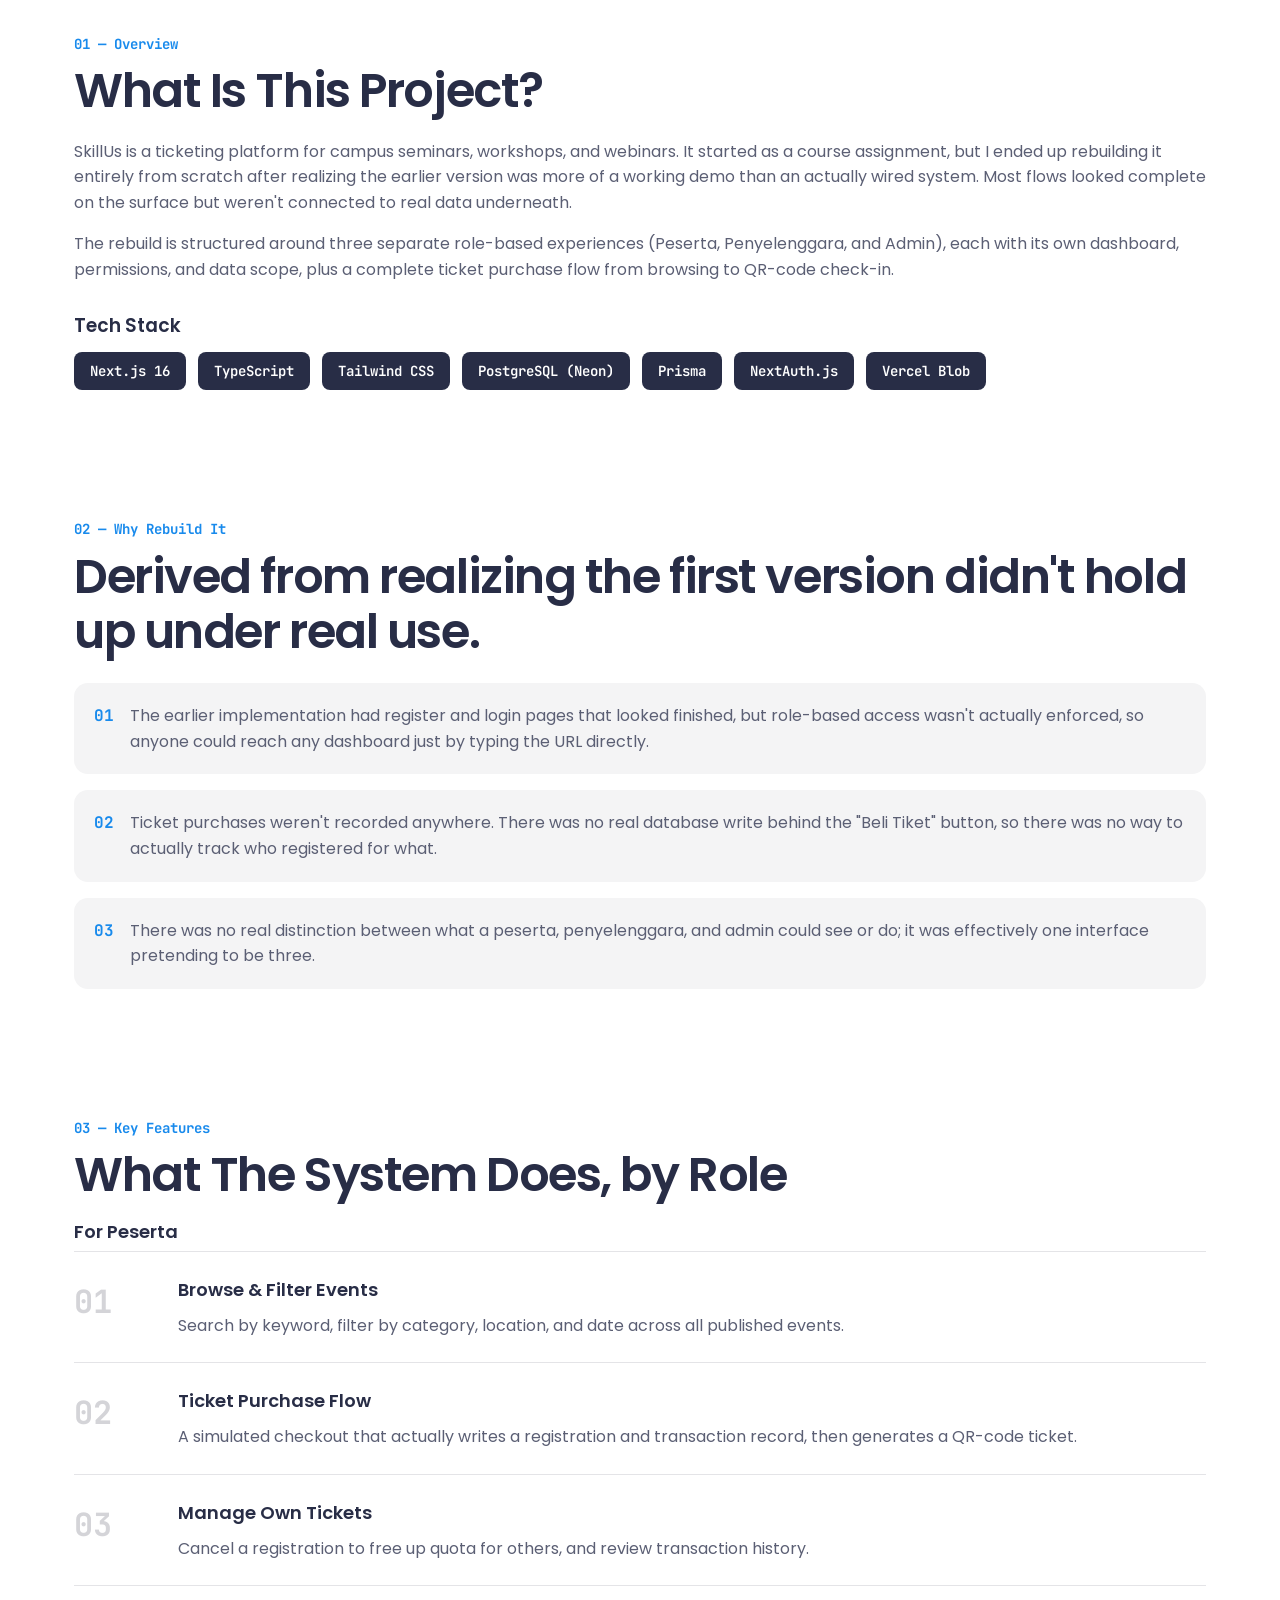
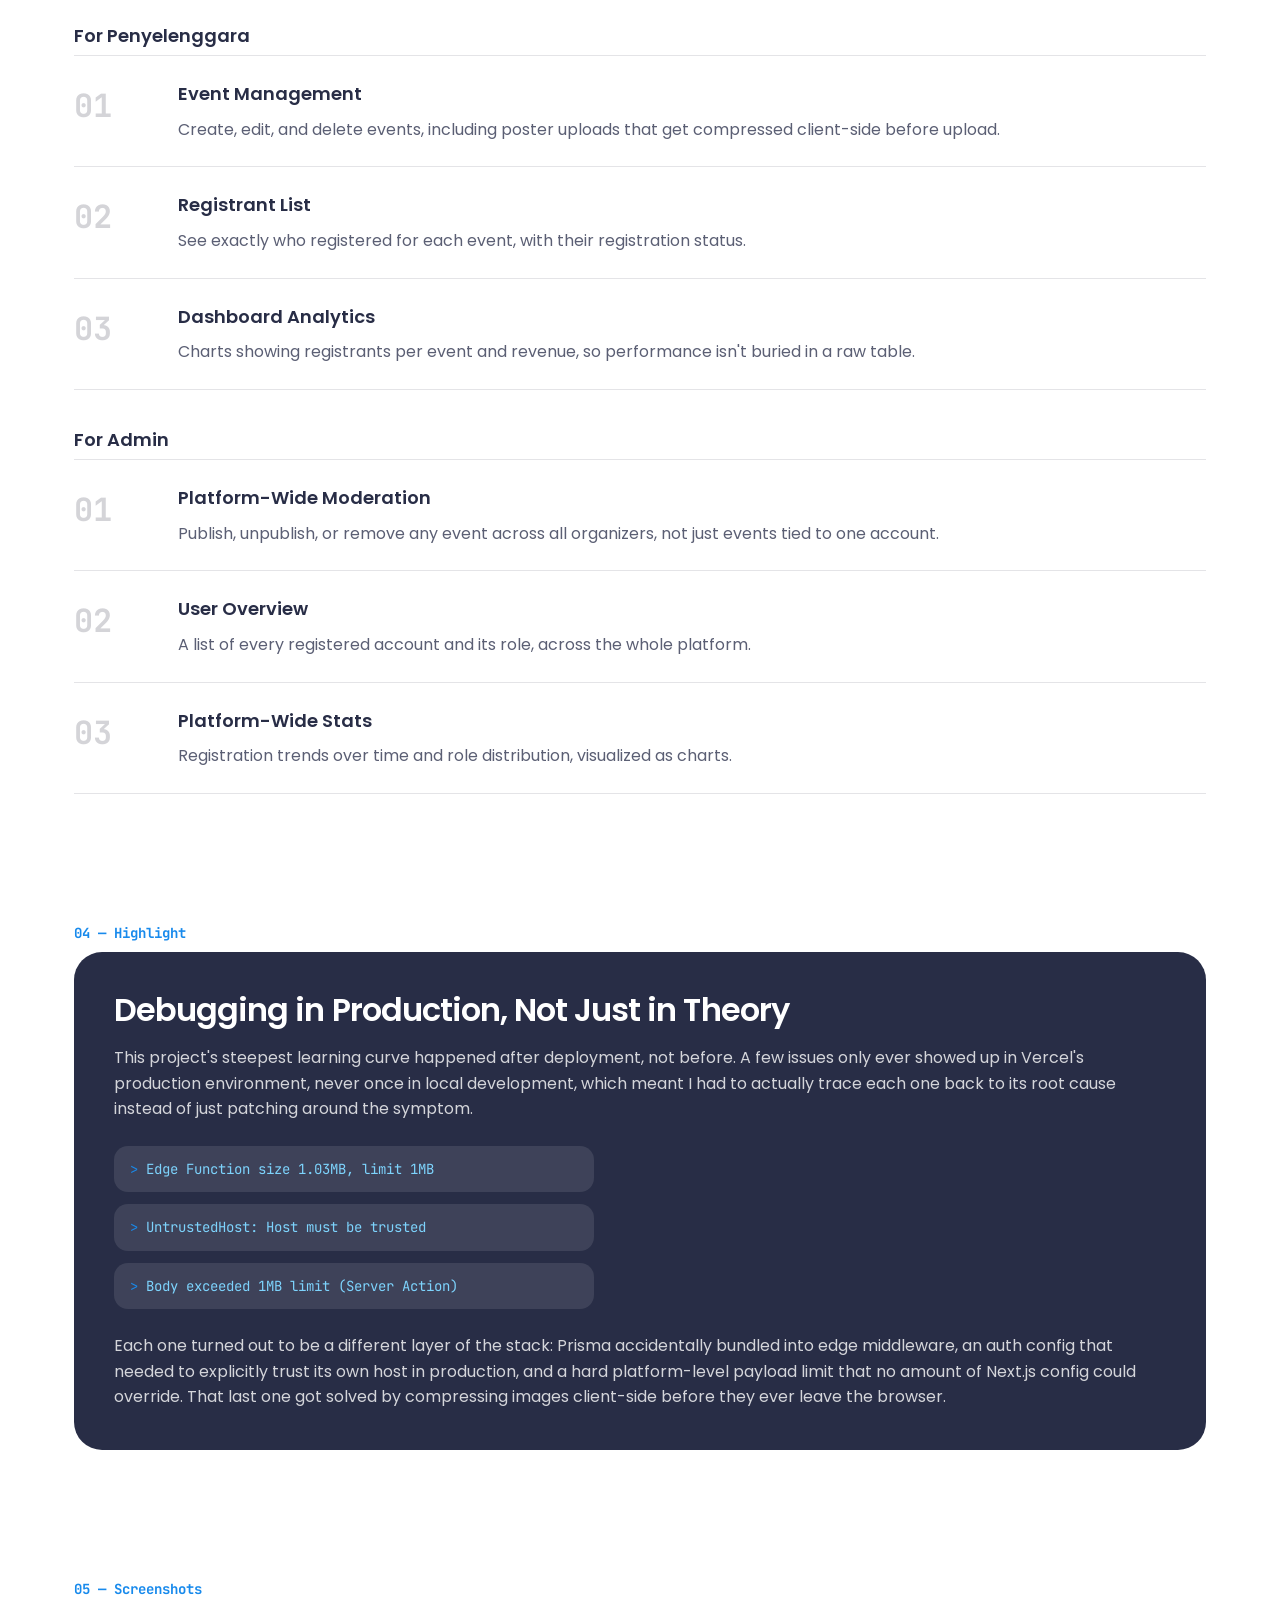
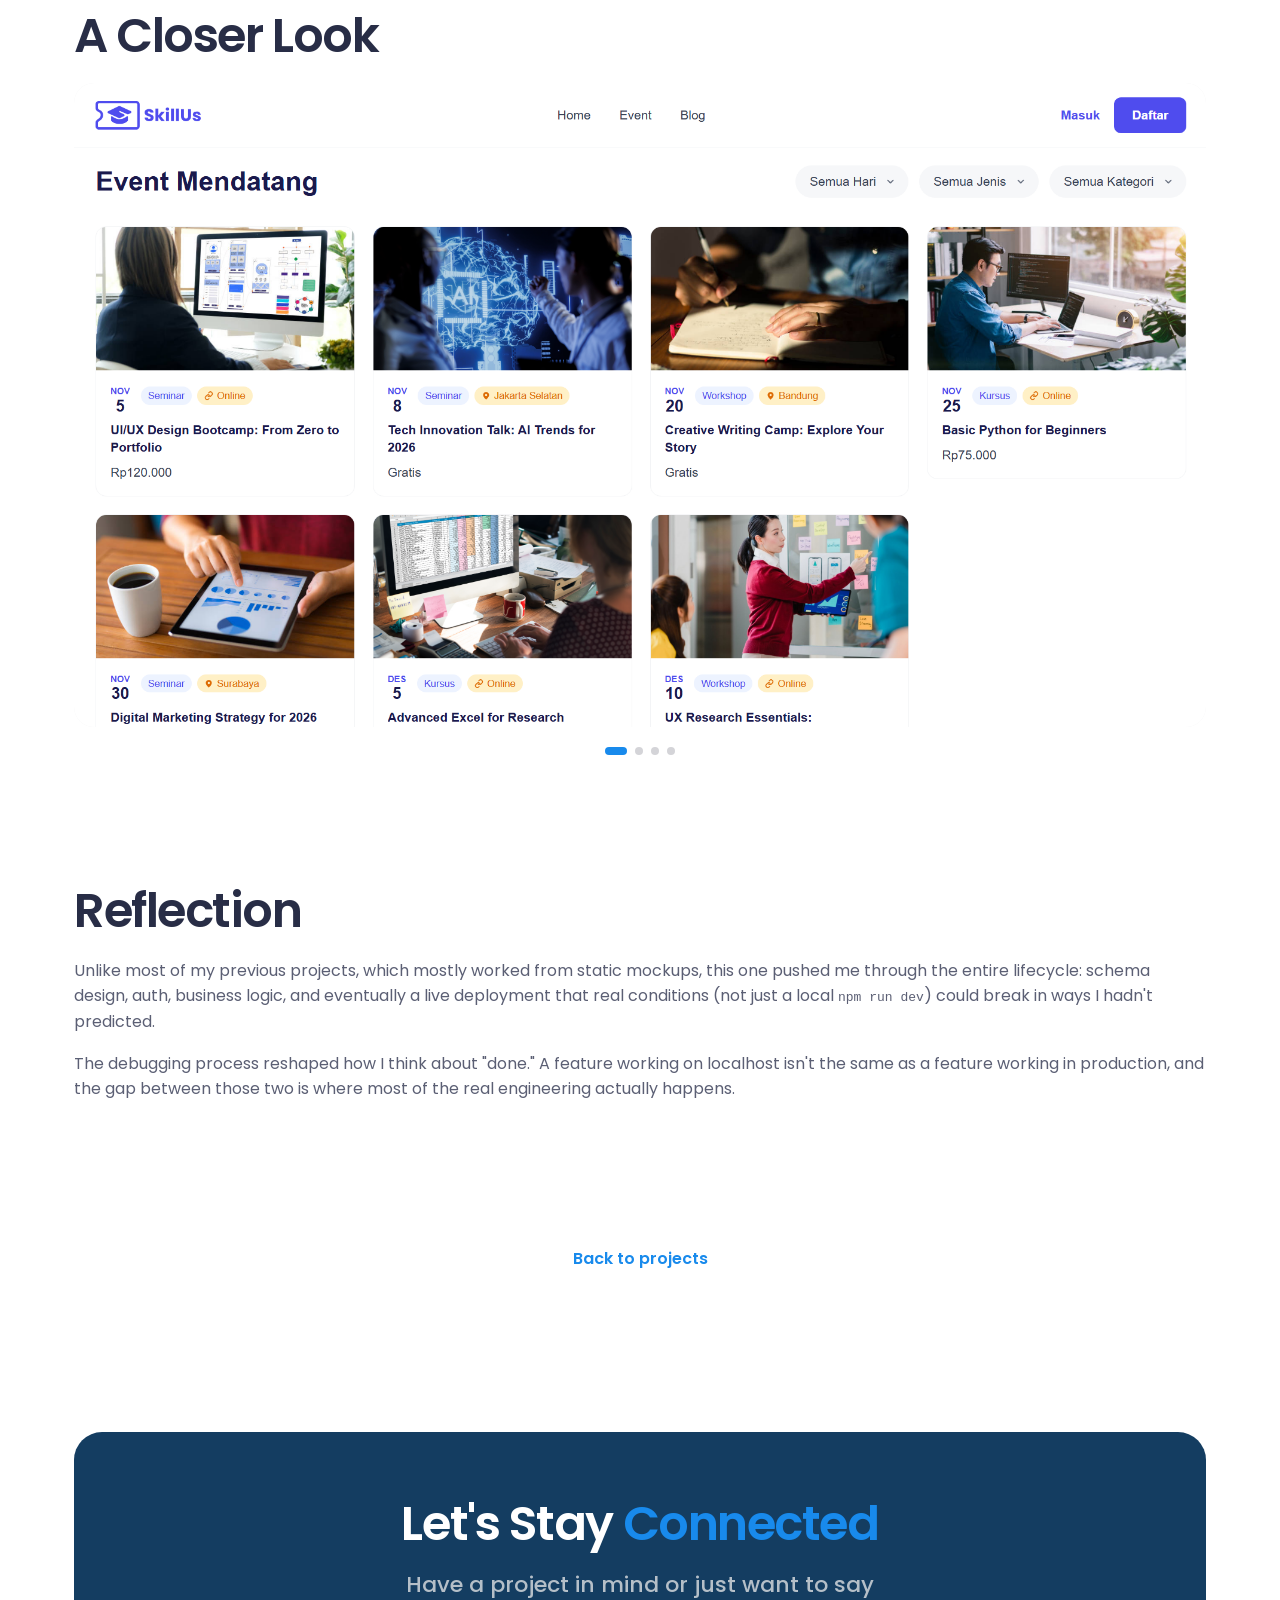
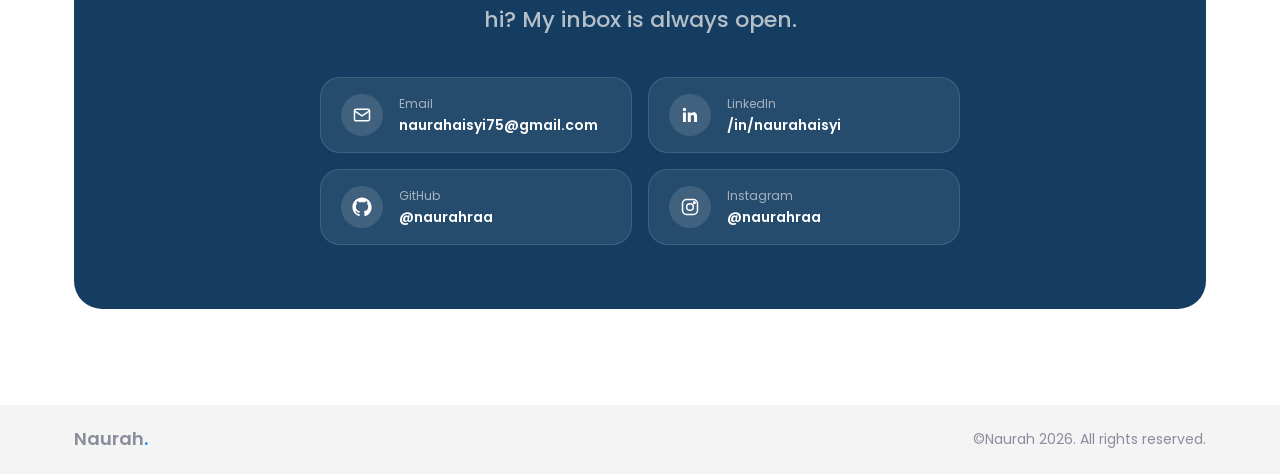
<file: skillus.html>
<!DOCTYPE html>
<html lang="id">
<head>
<meta charset="UTF-8">
<meta name="viewport" content="width=device-width, initial-scale=1.0">
<title>SkillUs — Naurah Rahadatul Aisyi</title>
<meta name="description" content="Full-stack event ticketing platform dengan role-based dashboard untuk Peserta, Penyelenggara, dan Admin.">

<link rel="preconnect" href="https://fonts.googleapis.com">
<link rel="preconnect" href="https://fonts.gstatic.com" crossorigin>
<link href="https://fonts.googleapis.com/css2?family=Poppins:wght@400;500;600;700&family=Abyssinica+SIL&family=JetBrains+Mono:wght@500;600;700&display=swap" rel="stylesheet">

<link rel="stylesheet" href="css/tokens.css">
<link rel="stylesheet" href="css/reset.css">
<link rel="stylesheet" href="css/components.css">
<link rel="stylesheet" href="css/dev-project.css">
</head>
<body class="theme-skillus">

<!-- ============ NAVBAR ============ -->
<header class="navbar">
  <div class="navbar__inner">
    <a href="index.html" class="navbar__logo">Naurah<span>.</span></a>

    <nav class="navbar__links">
      <a href="index.html" class="navbar__link">Home</a>
      <a href="showcase.html" class="navbar__link">Showcase</a>
      <a href="projects.html" class="navbar__link">Projects</a>
      <a href="about.html" class="navbar__link">About</a>
    </nav>

    <a href="https://linkedin.com/in/naurahaisyi" target="_blank" rel="noopener" class="navbar__cta btn btn--surface btn--sm">
      <svg class="btn__icon" viewBox="0 0 20 20" fill="currentColor"><path d="M18.52 0H1.48C.66 0 0 .64 0 1.44v17.11C0 19.35.66 20 1.48 20h17.04c.82 0 1.48-.65 1.48-1.44V1.44C20 .64 19.34 0 18.52 0ZM5.93 17.04H2.96V7.5h2.97v9.54ZM4.45 6.2a1.72 1.72 0 1 1 0-3.44 1.72 1.72 0 0 1 0 3.44Zm12.59 10.84h-2.96v-4.64c0-1.11-.02-2.53-1.54-2.53-1.55 0-1.78 1.2-1.78 2.45v4.72H7.8V7.5h2.84v1.3h.04c.4-.75 1.36-1.54 2.8-1.54 3 0 3.56 1.97 3.56 4.55v5.23Z"/></svg>
      Get In Touch
    </a>

    <button class="navbar__toggle" aria-label="Toggle menu">
      <svg width="24" height="24" viewBox="0 0 24 24" fill="none" stroke="currentColor" stroke-width="2"><path d="M4 7h16M4 12h16M4 17h16"/></svg>
    </button>
  </div>
</header>

<main>

  <!-- ============ HERO ============ -->
  <section class="dev-hero">
    <div class="container">
      <div class="dev-hero__tags">
        <span class="dev-hero__tag">development-project</span>
        <span class="dev-hero__tag">nextjs</span>
        <span class="dev-hero__tag">fullstack</span>
      </div>
      <h1 class="dev-hero__title">Event Ticketing Platform with Role-Based Dashboards for Peserta, Penyelenggara, and Admin</h1>
      <p class="dev-hero__subtitle">SkillUs is a campus event ticketing platform, rebuilt from scratch as a coursework project focused on shipping something actually production-grade, not just a working prototype.</p>

      <div class="dev-hero__meta">
        <div class="dev-hero__meta-item">
          <div class="dev-hero__meta-label">Role</div>
          <div class="dev-hero__meta-value">Full-Stack Developer (Solo)</div>
        </div>
        <div class="dev-hero__meta-item">
          <div class="dev-hero__meta-label">Type</div>
          <div class="dev-hero__meta-value">Academic Coursework</div>
        </div>
        <div class="dev-hero__meta-item">
          <div class="dev-hero__meta-label">Year</div>
          <div class="dev-hero__meta-value">2025–2026</div>
        </div>
      </div>
    </div>
  </section>

  <!-- ============ LIVE PREVIEW ============ -->
  <section class="dev-section" style="border-top: none; padding-top: var(--space-16);">
    <div class="container">
      <a href="https://skillus-project.vercel.app/" target="_blank" rel="noopener" class="browser-frame">
        <span class="browser-frame__bar">
          <span class="browser-frame__dot browser-frame__dot--red"></span>
          <span class="browser-frame__dot browser-frame__dot--yellow"></span>
          <span class="browser-frame__dot browser-frame__dot--green"></span>
          <span class="browser-frame__url">skillus-project.vercel.app</span>
        </span>
        <img src="assets/projects/skillus/skillus-hero.png" alt="SkillUs homepage">
      </a>
      <p class="browser-frame-caption">Click the preview above to open <a href="https://skillus-project.vercel.app/" target="_blank" rel="noopener">skillus-project.vercel.app</a> in a new tab.</p>
    </div>
  </section>

  <!-- ============ OVERVIEW ============ -->
  <section class="dev-section">
    <div class="container">
      <span class="dev-section__num">01 — Overview</span>
      <h2 class="dev-section__title">What Is This Project?</h2>
      <p class="dev-section__text">SkillUs is a ticketing platform for campus seminars, workshops, and webinars. It started as a course assignment, but I ended up rebuilding it entirely from scratch after realizing the earlier version was more of a working demo than an actually wired system. Most flows looked complete on the surface but weren't connected to real data underneath.</p>
      <p class="dev-section__text">The rebuild is structured around three separate role-based experiences (Peserta, Penyelenggara, and Admin), each with its own dashboard, permissions, and data scope, plus a complete ticket purchase flow from browsing to QR-code check-in.</p>

      <h3 style="font-weight: var(--weight-semibold); margin-top: var(--space-8); margin-bottom: var(--space-4);">Tech Stack</h3>
      <div class="tech-stack">
        <span class="tech-badge">Next.js 16</span>
        <span class="tech-badge">TypeScript</span>
        <span class="tech-badge">Tailwind CSS</span>
        <span class="tech-badge">PostgreSQL (Neon)</span>
        <span class="tech-badge">Prisma</span>
        <span class="tech-badge">NextAuth.js</span>
        <span class="tech-badge">Vercel Blob</span>
      </div>
    </div>
  </section>

  <!-- ============ PROBLEM ============ -->
  <section class="dev-section">
    <div class="container">
      <span class="dev-section__num">02 — Why Rebuild It</span>
      <h2 class="dev-section__title">Derived from realizing the first version didn't hold up under real use.</h2>

      <div class="dev-problem-list">
        <div class="dev-problem-item">
          <span class="dev-problem-item__num">01</span>
          <p class="dev-problem-item__text">The earlier implementation had register and login pages that looked finished, but role-based access wasn't actually enforced, so anyone could reach any dashboard just by typing the URL directly.</p>
        </div>
        <div class="dev-problem-item">
          <span class="dev-problem-item__num">02</span>
          <p class="dev-problem-item__text">Ticket purchases weren't recorded anywhere. There was no real database write behind the "Beli Tiket" button, so there was no way to actually track who registered for what.</p>
        </div>
        <div class="dev-problem-item">
          <span class="dev-problem-item__num">03</span>
          <p class="dev-problem-item__text">There was no real distinction between what a peserta, penyelenggara, and admin could see or do; it was effectively one interface pretending to be three.</p>
        </div>
      </div>
    </div>
  </section>

  <!-- ============ FEATURES (PER ROLE) ============ -->
  <section class="dev-section">
    <div class="container">
      <span class="dev-section__num">03 — Key Features</span>
      <h2 class="dev-section__title">What The System Does, by Role</h2>

      <div style="margin-bottom: var(--space-10);">
        <h3 style="font-weight: var(--weight-semibold); font-size: var(--text-lg); margin-bottom: var(--space-2);">For Peserta</h3>
        <div class="dev-feature-list">
          <div class="dev-feature-item">
            <span class="dev-feature-item__num">01</span>
            <div>
              <div class="dev-feature-item__title">Browse &amp; Filter Events</div>
              <p class="dev-feature-item__text">Search by keyword, filter by category, location, and date across all published events.</p>
            </div>
          </div>
          <div class="dev-feature-item">
            <span class="dev-feature-item__num">02</span>
            <div>
              <div class="dev-feature-item__title">Ticket Purchase Flow</div>
              <p class="dev-feature-item__text">A simulated checkout that actually writes a registration and transaction record, then generates a QR-code ticket.</p>
            </div>
          </div>
          <div class="dev-feature-item">
            <span class="dev-feature-item__num">03</span>
            <div>
              <div class="dev-feature-item__title">Manage Own Tickets</div>
              <p class="dev-feature-item__text">Cancel a registration to free up quota for others, and review transaction history.</p>
            </div>
          </div>
        </div>
      </div>

      <div style="margin-bottom: var(--space-10);">
        <h3 style="font-weight: var(--weight-semibold); font-size: var(--text-lg); margin-bottom: var(--space-2);">For Penyelenggara</h3>
        <div class="dev-feature-list">
          <div class="dev-feature-item">
            <span class="dev-feature-item__num">01</span>
            <div>
              <div class="dev-feature-item__title">Event Management</div>
              <p class="dev-feature-item__text">Create, edit, and delete events, including poster uploads that get compressed client-side before upload.</p>
            </div>
          </div>
          <div class="dev-feature-item">
            <span class="dev-feature-item__num">02</span>
            <div>
              <div class="dev-feature-item__title">Registrant List</div>
              <p class="dev-feature-item__text">See exactly who registered for each event, with their registration status.</p>
            </div>
          </div>
          <div class="dev-feature-item">
            <span class="dev-feature-item__num">03</span>
            <div>
              <div class="dev-feature-item__title">Dashboard Analytics</div>
              <p class="dev-feature-item__text">Charts showing registrants per event and revenue, so performance isn't buried in a raw table.</p>
            </div>
          </div>
        </div>
      </div>

      <div>
        <h3 style="font-weight: var(--weight-semibold); font-size: var(--text-lg); margin-bottom: var(--space-2);">For Admin</h3>
        <div class="dev-feature-list">
          <div class="dev-feature-item">
            <span class="dev-feature-item__num">01</span>
            <div>
              <div class="dev-feature-item__title">Platform-Wide Moderation</div>
              <p class="dev-feature-item__text">Publish, unpublish, or remove any event across all organizers, not just events tied to one account.</p>
            </div>
          </div>
          <div class="dev-feature-item">
            <span class="dev-feature-item__num">02</span>
            <div>
              <div class="dev-feature-item__title">User Overview</div>
              <p class="dev-feature-item__text">A list of every registered account and its role, across the whole platform.</p>
            </div>
          </div>
          <div class="dev-feature-item">
            <span class="dev-feature-item__num">03</span>
            <div>
              <div class="dev-feature-item__title">Platform-Wide Stats</div>
              <p class="dev-feature-item__text">Registration trends over time and role distribution, visualized as charts.</p>
            </div>
          </div>
        </div>
      </div>
    </div>
  </section>

  <!-- ============ HIGHLIGHT: DEBUGGING ============ -->
  <section class="dev-section">
    <div class="container">
      <span class="dev-section__num">04 — Highlight</span>
      <div class="chatbot-spotlight">
        <h2 class="chatbot-spotlight__title">Debugging in Production, Not Just in Theory</h2>
        <p class="chatbot-spotlight__text">This project's steepest learning curve happened after deployment, not before. A few issues only ever showed up in Vercel's production environment, never once in local development, which meant I had to actually trace each one back to its root cause instead of just patching around the symptom.</p>

        <div class="chatbot-example">
          <div class="chatbot-example__bubble">Edge Function size 1.03MB, limit 1MB</div>
          <div class="chatbot-example__bubble">UntrustedHost: Host must be trusted</div>
          <div class="chatbot-example__bubble">Body exceeded 1MB limit (Server Action)</div>
        </div>

        <p class="chatbot-spotlight__text" style="margin-top: var(--space-6); margin-bottom: 0;">Each one turned out to be a different layer of the stack: Prisma accidentally bundled into edge middleware, an auth config that needed to explicitly trust its own host in production, and a hard platform-level payload limit that no amount of Next.js config could override. That last one got solved by compressing images client-side before they ever leave the browser.</p>
      </div>
    </div>
  </section>

  <!-- ============ SCREENSHOTS ============ -->
  <section class="dev-section">
    <div class="container">
      <span class="dev-section__num">05 — Screenshots</span>
      <h2 class="dev-section__title">A Closer Look</h2>

      <div class="screen-carousel" id="screen-carousel">
        <div class="screen-carousel__track">
          <img src="assets/projects/skillus/skillus-screen-1.png" alt="SkillUs homepage with upcoming events" class="is-active">
          <img src="assets/projects/skillus/skillus-screen-2.png" alt="Event detail page showing a purchased ticket with QR code">
          <img src="assets/projects/skillus/skillus-screen-3.png" alt="Penyelenggara dashboard with registrant analytics chart">
          <img src="assets/projects/skillus/skillus-screen-4.png" alt="Kelola Event page listing all events with status and actions">
        </div>
        <div class="screen-carousel__dots"></div>
      </div>
    </div>
  </section>

  <!-- ============ REFLECTION ============ -->
  <section class="dev-reflection">
    <div class="container">
      <h2 class="dev-reflection__title">Reflection</h2>
      <p class="dev-reflection__text">Unlike most of my previous projects, which mostly worked from static mockups, this one pushed me through the entire lifecycle: schema design, auth, business logic, and eventually a live deployment that real conditions (not just a local <code>npm run dev</code>) could break in ways I hadn't predicted.</p>
      <p class="dev-reflection__text">The debugging process reshaped how I think about "done." A feature working on localhost isn't the same as a feature working in production, and the gap between those two is where most of the real engineering actually happens.</p>
    </div>
  </section>

  <a href="projects.html" class="back-home">Back to projects</a>

</main>

<!-- ============ CONNECT ============ -->
<section class="connect">
  <div class="container">
    <div class="connect__frame">
      <h2 class="connect__title">Let's Stay <span class="text-accent">Connected</span></h2>
      <p class="connect__subtitle">Have a project in mind or just want to say hi? My inbox is always open.</p>

      <div class="connect__grid">
        <a href="mailto:naurahaisyi75@gmail.com" class="connect__card">
          <span class="connect__card-icon">
            <svg viewBox="0 0 24 24" fill="none" stroke="currentColor" stroke-width="1.8" stroke-linecap="round" stroke-linejoin="round"><rect x="3" y="5" width="18" height="14" rx="2"/><path d="m3 7 9 6 9-6"/></svg>
          </span>
          <span class="connect__card-text">
            <span class="connect__card-label">Email</span>
            <span class="connect__card-value">naurahaisyi75@gmail.com</span>
          </span>
        </a>

        <a href="https://linkedin.com/in/naurahaisyi" target="_blank" rel="noopener" class="connect__card">
          <span class="connect__card-icon">
            <svg viewBox="0 0 24 24" fill="currentColor"><path d="M20.45 20.45h-3.55v-5.57c0-1.33-.02-3.03-1.85-3.03-1.86 0-2.14 1.45-2.14 2.94v5.66H9.36V9h3.41v1.56h.05c.47-.9 1.64-1.85 3.38-1.85 3.6 0 4.27 2.37 4.27 5.46v6.28zM5.34 7.43a2.06 2.06 0 1 1 0-4.12 2.06 2.06 0 0 1 0 4.12zM7.12 20.45H3.56V9h3.56v11.45z"/></svg>
          </span>
          <span class="connect__card-text">
            <span class="connect__card-label">LinkedIn</span>
            <span class="connect__card-value">/in/naurahaisyi</span>
          </span>
        </a>

        <a href="https://github.com/naurahraa" target="_blank" rel="noopener" class="connect__card">
          <span class="connect__card-icon">
            <svg viewBox="0 0 24 24" fill="currentColor"><path d="M12 .5C5.65.5.5 5.65.5 12c0 5.08 3.29 9.39 7.86 10.91.57.1.78-.25.78-.55 0-.27-.01-1.16-.02-2.11-3.2.7-3.87-1.36-3.87-1.36-.53-1.33-1.28-1.68-1.28-1.68-1.05-.71.08-.7.08-.7 1.16.08 1.77 1.19 1.77 1.19 1.03 1.76 2.7 1.25 3.36.96.1-.75.4-1.25.73-1.54-2.56-.29-5.25-1.28-5.25-5.7 0-1.26.45-2.29 1.19-3.09-.12-.29-.52-1.47.11-3.06 0 0 .97-.31 3.18 1.18a11.05 11.05 0 0 1 5.8 0c2.2-1.49 3.17-1.18 3.17-1.18.64 1.59.24 2.77.12 3.06.74.8 1.18 1.83 1.18 3.09 0 4.43-2.7 5.4-5.27 5.69.42.36.78 1.07.78 2.16 0 1.56-.01 2.82-.01 3.2 0 .31.2.66.79.55A10.53 10.53 0 0 0 23.5 12C23.5 5.65 18.35.5 12 .5Z"/></svg>
          </span>
          <span class="connect__card-text">
            <span class="connect__card-label">GitHub</span>
            <span class="connect__card-value">@naurahraa</span>
          </span>
        </a>

        <a href="https://www.instagram.com/naurahraa" target="_blank" rel="noopener" class="connect__card">
          <span class="connect__card-icon">
            <svg viewBox="0 0 24 24" fill="none" stroke="currentColor" stroke-width="1.8"><rect x="3" y="3" width="18" height="18" rx="5"/><circle cx="12" cy="12" r="4"/><circle cx="17.2" cy="6.8" r="1"/></svg>
          </span>
          <span class="connect__card-text">
            <span class="connect__card-label">Instagram</span>
            <span class="connect__card-value">@naurahraa</span>
          </span>
        </a>
      </div>
    </div>
  </div>
</section>

<!-- ============ FOOTER BAR ============ -->
<footer class="footer">
  <div class="container footer__inner">
    <span class="footer__logo">Naurah<span>.</span></span>
    <p class="footer__copyright">©Naurah 2026. All rights reserved.</p>
  </div>
</footer>

<script src="js/main.js"></script>
<script src="js/animations.js"></script>
<script>
  (function () {
    var carousel = document.getElementById('screen-carousel');
    if (!carousel) return;

    var slides = Array.from(carousel.querySelectorAll('.screen-carousel__track img'));
    var dotsWrap = carousel.querySelector('.screen-carousel__dots');
    var active = 0;
    var timer;

    slides.forEach(function (_, i) {
      var dot = document.createElement('button');
      dot.type = 'button';
      dot.setAttribute('aria-label', 'Go to slide ' + (i + 1));
      if (i === 0) dot.classList.add('is-active');
      dot.addEventListener('click', function () {
        goTo(i);
        restart();
      });
      dotsWrap.appendChild(dot);
    });
    var dots = Array.from(dotsWrap.children);

    function goTo(index) {
      slides[active].classList.remove('is-active');
      dots[active].classList.remove('is-active');
      active = index;
      slides[active].classList.add('is-active');
      dots[active].classList.add('is-active');
    }

    function next() {
      goTo((active + 1) % slides.length);
    }

    function restart() {
      clearInterval(timer);
      timer = setInterval(next, 4000);
    }

    restart();
  })();
</script>
</body>
</html>
</file>
<file: css/tokens.css>
/* ============================================
   NAURAH PORTFOLIO — DESIGN TOKENS
   tokens.css · semua variable dipakai di sini
   ============================================ */

:root {

  /* ------------------------------------------
     BRAND COLORS — raw values
  ------------------------------------------ */
  --color-primary:          #188AEC;
  --color-primary-hover:    #1179d1;
  --color-primary-active:   #0f68b8;

  --color-dark:             #282D46;
  --color-dark-secondary:   #143D61;

  --color-light:            #EBEBEB;
  --color-light-secondary:  #F8F8F8;

  --color-extra-light:            #EDF7FF;
  --color-extra-light-secondary:  #F3F9FF;
  --color-extra-light-2:          var(--color-extra-light-secondary); /* alias, backward compat */

  --color-cons:             #F57878;

  --color-white:            #FFFFFF;

  /* Project accent colors */
  --color-career:  #1FA36B;
  --color-gluco:   #17C3C9;
  --color-sivitas: #F5A623;
  --color-lumora:  #8B5CF6;

  /* ------------------------------------------
     SEMANTIC TOKENS — light mode
  ------------------------------------------ */
  --bg-page:    var(--color-white);
  --bg-surface: var(--color-white);
  --bg-subtle:  #f4f4f5;
  --bg-muted:   #e4e4e7;
  --bg-accent:  var(--color-extra-light);

  --text-primary:   var(--color-dark);
  --text-secondary: #5b5f74;
  --text-muted:     #8a8d9c;
  --text-on-accent: var(--color-white);
  --text-link:      var(--color-primary);

  --border-subtle:  #e4e4e7;
  --border-default: #d4d4d8;

  /* ------------------------------------------
     TYPOGRAPHY
  ------------------------------------------ */
  --font-display: 'Poppins', 'Segoe UI', sans-serif;
  --font-body:    'Poppins', 'Segoe UI', sans-serif;

  --text-xs:   0.75rem;
  --text-sm:   0.875rem;
  --text-base: 1rem;
  --text-lg:   1.125rem;
  --text-xl:   1.25rem;
  --text-2xl:  1.5rem;
  --text-3xl:  1.875rem;
  --text-4xl:  2.25rem;
  --text-5xl:  3rem;
  --text-6xl:  3.75rem;
  --text-7xl:  4.5rem;

  --weight-regular:  400;
  --weight-medium:   500;
  --weight-semibold: 600;
  --weight-bold:     700;
  --weight-extrabold: 800;

  --leading-tight:  1.15;
  --leading-snug:   1.35;
  --leading-normal: 1.6;

  /* ------------------------------------------
     NAMED TYPE SCALE — sesuai Figma text styles
     size / weight / letter-spacing
  ------------------------------------------ */
  --fs-title:              4.5rem;    /* 72px */
  --ls-title:              -0.025em;  /* -2.5% */
  --fw-title:              var(--weight-semibold);

  --fs-heading:            3rem;      /* 48px */
  --ls-heading:            -0.03em;   /* -3% */
  --fw-heading:            var(--weight-semibold);

  --fs-subheading:         2rem;      /* 32px */
  --ls-subheading:         -0.03em;   /* -3% */
  --fw-subheading:         var(--weight-semibold);

  --fs-body:               1.625rem; /* 26px */
  --fw-body:               var(--weight-medium);

  --fs-body-light:         1.625rem; /* 26px */
  --fw-body-light:         var(--weight-regular);

  --fs-body-bold:          1.625rem; /* 26px */
  --fw-body-bold:          var(--weight-semibold);

  --fs-body-small:         1.375rem; /* 22px */
  --fw-body-small:         var(--weight-medium);

  --fs-body-xs:            1.25rem;  /* 20px */
  --fw-body-xs:            var(--weight-regular);

  /* ------------------------------------------
     SPACING
  ------------------------------------------ */
  --space-1:  0.25rem;
  --space-2:  0.5rem;
  --space-3:  0.75rem;
  --space-4:  1rem;
  --space-5:  1.25rem;
  --space-6:  1.5rem;
  --space-8:  2rem;
  --space-10: 2.5rem;
  --space-12: 3rem;
  --space-16: 4rem;
  --space-20: 5rem;
  --space-24: 6rem;
  --space-32: 8rem;

  /* ------------------------------------------
     RADIUS
  ------------------------------------------ */
  --radius-sm:   0.5rem;
  --radius-md:   0.875rem;
  --radius-lg:   1.25rem;
  --radius-xl:   1.75rem;
  --radius-full: 999px;

  /* ------------------------------------------
     SHADOW
  ------------------------------------------ */
  --shadow-sm: 0 1px 2px rgba(40, 45, 70, 0.06);
  --shadow-md: 0 8px 24px rgba(40, 45, 70, 0.08);
  --shadow-lg: 0 20px 48px rgba(40, 45, 70, 0.12);

  /* ------------------------------------------
     LAYOUT
  ------------------------------------------ */
  --container-max: 1180px;
  --nav-height: 88px;

  /* ------------------------------------------
     MOTION
  ------------------------------------------ */
  --ease-out: cubic-bezier(0.16, 1, 0.3, 1);
  --duration-fast: 180ms;
  --duration-base: 320ms;
  --duration-slow: 600ms;
}

/* ------------------------------------------
   RESPONSIVE TYPE SCALE — di layar sempit,
   ukuran font fixed di atas kegedean, jadi bikin
   layout kepaksa/wrap aneh. Ini nge-override
   variable-nya, otomatis kepakai di semua halaman
   karena semua komponen udah pakai var(--fs-*).
------------------------------------------ */
@media (max-width: 640px) {
  :root {
    --fs-title:      2.5rem;   /* 72px -> 40px */
    --fs-heading:    2rem;     /* 48px -> 32px */
    --fs-subheading: 1.5rem;   /* 32px -> 24px */
    --fs-body:            1.125rem; /* 26px -> 18px */
    --fs-body-light:      1.125rem;
    --fs-body-bold:       1.125rem;
    --fs-body-small:      1rem;     /* 22px -> 16px */
    --fs-body-xs:         0.9375rem;/* 20px -> 15px */
  }
}
</file>
<file: css/components.css>
/* ============================================
   SHARED COMPONENTS
   navbar, buttons, pills, footer — dipakai
   di semua halaman
   ============================================ */

/* ------------------------------------------
   TYPE SCALE UTILITIES — Title / Heading / Subheading / Body...
------------------------------------------ */
.text-title {
  font-size: var(--fs-title);
  font-weight: var(--fw-title);
  letter-spacing: var(--ls-title);
  line-height: var(--leading-tight);
}

.text-heading {
  font-size: var(--fs-heading);
  font-weight: var(--fw-heading);
  letter-spacing: var(--ls-heading);
  line-height: var(--leading-tight);
}

.text-subheading {
  font-size: var(--fs-subheading);
  font-weight: var(--fw-subheading);
  letter-spacing: var(--ls-subheading);
  line-height: var(--leading-snug);
}

.text-body {
  font-size: var(--fs-body);
  font-weight: var(--fw-body);
}

.text-body-light {
  font-size: var(--fs-body-light);
  font-weight: var(--fw-body-light);
}

.text-body-bold {
  font-size: var(--fs-body-bold);
  font-weight: var(--fw-body-bold);
}

.text-body-small {
  font-size: var(--fs-body-small);
  font-weight: var(--fw-body-small);
}

.text-body-xs {
  font-size: var(--fs-body-xs);
  font-weight: var(--fw-body-xs);
}

.container {
  width: 100%;
  max-width: var(--container-max);
  margin: 0 auto;
  padding: 0 var(--space-6);
}

/* ------------------------------------------
   NAVBAR
------------------------------------------ */
.navbar {
  position: sticky;
  top: 0;
  z-index: 100;
  height: var(--nav-height);
  display: grid;
  grid-template-columns: 1fr auto 1fr;
  align-items: center;
  background: rgba(255, 255, 255, 0.85);
  backdrop-filter: blur(10px);
  border-bottom: 1px solid var(--border-subtle);
}

.navbar__inner {
  grid-column: 1 / -1;
  display: grid;
  grid-template-columns: 1fr auto 1fr;
  align-items: center;
  width: 100%;
  max-width: var(--container-max);
  margin: 0 auto;
  padding: 0 var(--space-6);
}

.navbar__logo {
  justify-self: start;
  font-family: var(--font-display);
  font-size: var(--text-2xl);
  font-weight: var(--weight-extrabold);
  color: var(--text-primary);
}

.navbar__logo span {
  color: var(--color-primary);
}

.navbar__links {
  justify-self: center;
  display: flex;
  align-items: center;
  gap: var(--space-8);
}

.navbar__link {
  font-size: var(--text-base);
  font-weight: var(--weight-medium);
  color: var(--text-secondary);
  padding: var(--space-2) 0;
  position: relative;
  transition: color var(--duration-fast) var(--ease-out);
}

.navbar__link:hover {
  color: var(--color-primary);
}

.navbar__link.is-active {
  color: var(--color-primary);
  font-weight: var(--weight-semibold);
}

.navbar__link.is-active::after {
  content: '';
  position: absolute;
  left: 0;
  right: 0;
  bottom: -4px;
  height: 2px;
  background: var(--color-primary);
  border-radius: var(--radius-full);
}

.navbar__cta {
  justify-self: end;
  padding: var(--space-2) var(--space-4) !important;
  font-size: var(--text-sm) !important;
}

.navbar__cta .btn__icon {
  width: 1em;
  height: 1em;
}

.navbar__toggle {
  display: none;
  justify-self: end;
}

@media (max-width: 860px) {
  .navbar__cta {
    display: none; /* nowrap text-nya bikin grid overflow di layar sempit */
  }
  .navbar__links {
    display: none;
  }
  .navbar__links.is-open {
    display: flex;
    flex-direction: column;
    align-items: flex-start;
    gap: var(--space-1);
    position: absolute;
    top: 100%;
    left: 0;
    right: 0;
    background: var(--color-white);
    padding: var(--space-4) var(--space-6) var(--space-6);
    box-shadow: var(--shadow-md);
    border-top: 1px solid var(--border-subtle);
  }
  .navbar__links.is-open .navbar__link {
    width: 100%;
    padding: var(--space-3) 0;
  }
  .navbar__toggle {
    display: flex;
  }
}

/* ------------------------------------------
   BUTTONS
------------------------------------------ */
.btn {
  display: inline-flex;
  align-items: center;
  justify-content: center;
  gap: var(--space-2);
  padding: var(--space-3) var(--space-5); /* 12px / 20px */
  border-radius: var(--radius-full);
  font-family: var(--font-body);
  font-weight: var(--weight-medium);
  white-space: nowrap;
  transition: all var(--duration-fast) var(--ease-out);
}

/* Ukuran: padding tetap sama, cuma font-size yang berubah (sesuai Figma) */
.btn--lg { font-size: var(--text-2xl); } /* 24px */
.btn--md { font-size: var(--text-xl); }  /* 20px */
.btn--sm { font-size: var(--text-base); } /* 16px */

@media (max-width: 640px) {
  .btn--md {
    font-size: var(--text-base); /* 20px -> 16px di HP */
    padding: var(--space-2) var(--space-4);
  }
}

.btn--primary {
  background: linear-gradient(180deg, var(--color-primary) 0%, #85C7FF 100%);
  color: var(--color-white);
}

.btn--primary:hover {
  filter: brightness(1.05);
}

.btn--outline {
  background: transparent;
  color: var(--color-primary);
  border: 1.5px solid var(--color-primary);
}

.btn--outline:hover {
  background: var(--color-extra-light);
}

/* Navbar-style button: white surface + subtle border (per Figma "Button" outline state), no shadow */
.btn--surface {
  background: var(--color-white);
  color: var(--color-dark-secondary);
  border: 1px solid var(--color-light);
}

.btn--surface:hover {
  background: var(--color-light-secondary);
}

.btn--surface .btn__icon {
  color: #144589;
}

/* ------------------------------------------
   BADGE — pill component (Figma "Badge")
   states: color (filled tint) / outline
   sizes: lg (24px) / md (20px) / sm (16px)
------------------------------------------ */
.badge {
  display: inline-flex;
  align-items: center;
  justify-content: center;
  padding: var(--space-2) var(--space-4);
  border-radius: var(--radius-full);
  font-family: var(--font-body);
  font-weight: var(--weight-medium);
  color: var(--color-dark-secondary);
  white-space: nowrap;
}

.badge--color {
  background: var(--color-extra-light-secondary);
  border: 1px solid var(--color-light);
}

.badge--outline {
  background: transparent;
  border: 1px solid var(--color-dark);
}

.badge--lg { font-size: var(--text-2xl); } /* 24px */
.badge--md { font-size: var(--text-xl); }  /* 20px */
.badge--sm { font-size: var(--text-base); } /* 16px */

.btn__icon {
  width: 1.1em;
  height: 1.1em;
  flex-shrink: 0;
  transition: transform var(--duration-fast) var(--ease-out);
}

/* ikon panah diagonal jadi ngarah ke kanan pas di-hover, sama kayak project-card__go */
.btn--arrow-hover:hover .btn__icon {
  transform: rotate(45deg);
}

/* ------------------------------------------
   PILLS / BADGES
------------------------------------------ */
.pill {
  display: inline-flex;
  align-items: center;
  padding: var(--space-2) var(--space-5);
  border-radius: var(--radius-full);
  background: var(--color-extra-light);
  color: var(--color-primary);
  font-size: var(--text-sm);
  font-weight: var(--weight-semibold);
}

.badge-word {
  display: inline-flex;
  align-items: center;
  padding: 0.1em 0.6em;
  border-radius: var(--radius-full);
  background: linear-gradient(180deg, var(--color-primary) 0%, #85C7FF 100%);
  color: var(--color-white);
  font-family: 'Abyssinica SIL', serif;
  font-weight: 400;
}

/* ------------------------------------------
   SECTION HELPERS
------------------------------------------ */
.section {
  padding: var(--space-24) 0;
}

.section--subtle {
  background: var(--bg-subtle);
}

.section-eyebrow {
  color: var(--text-secondary);
  font-weight: var(--weight-medium);
}

.text-accent {
  color: var(--color-primary);
}

/* ------------------------------------------
   CONNECT — CTA section sebelum footer
   bg luar putih, di dalamnya ada "frame" biru gelap
------------------------------------------ */
.connect {
  padding: var(--space-24) 0;
  background: var(--color-white);
}

.connect__frame {
  background: var(--color-dark-secondary);
  border-radius: var(--radius-xl);
  padding: var(--space-16) var(--space-8);
  text-align: center;
}

.connect__title {
  font-size: var(--fs-heading);
  font-weight: var(--fw-heading);
  letter-spacing: var(--ls-heading);
  color: var(--color-white);
  margin-bottom: var(--space-4);
}

.connect__subtitle {
  color: var(--color-light);
  opacity: 0.75;
  font-family: var(--font-body);
  font-size: var(--fs-body-small);
  font-weight: var(--fw-body-small);
  max-width: 480px;
  margin: 0 auto var(--space-10);
}

.connect__grid {
  display: grid;
  grid-template-columns: repeat(2, minmax(0, 1fr));
  gap: var(--space-4);
  max-width: 640px;
  margin: 0 auto;
}

.connect__card {
  display: flex;
  align-items: center;
  gap: var(--space-4);
  padding: var(--space-4) var(--space-5);
  border-radius: var(--radius-lg);
  background: rgba(255, 255, 255, 0.08);
  border: 1px solid rgba(255, 255, 255, 0.12);
  text-align: left;
  transition: background var(--duration-fast) var(--ease-out),
              transform var(--duration-fast) var(--ease-out);
}

.connect__card:hover {
  background: var(--color-primary);
  transform: translateY(-2px);
}

.connect__card-icon {
  flex-shrink: 0;
  width: 42px;
  height: 42px;
  border-radius: 50%;
  display: flex;
  align-items: center;
  justify-content: center;
  background: rgba(255, 255, 255, 0.12);
  color: var(--color-white);
}

.connect__card-icon svg {
  width: 20px;
  height: 20px;
}

.connect__card-text {
  display: flex;
  flex-direction: column;
  min-width: 0;
}

.connect__card-label {
  font-size: var(--text-xs);
  color: var(--color-light);
  opacity: 0.65;
}

.connect__card-value {
  font-size: var(--text-sm);
  font-weight: var(--weight-semibold);
  color: var(--color-white);
  white-space: nowrap;
  overflow: hidden;
  text-overflow: ellipsis;
}

@media (max-width: 560px) {
  .connect__grid {
    grid-template-columns: 1fr;
  }
}

/* ------------------------------------------
   FOOTER — bar tipis, abu-abu muda, cuma nama + copyright
------------------------------------------ */
.footer {
  padding: var(--space-5) 0;
  background: var(--bg-subtle);
}

.footer__inner {
  display: flex;
  align-items: center;
  justify-content: space-between;
  gap: var(--space-4);
  flex-wrap: wrap;
}

.footer__logo {
  font-family: var(--font-display);
  font-size: var(--text-lg);
  font-weight: var(--weight-semibold);
  color: var(--text-muted);
}

.footer__logo span {
  color: var(--color-primary);
}

.footer__copyright {
  color: var(--text-muted);
  font-size: var(--text-sm);
}

@media (max-width: 640px) {
  .footer__inner {
    flex-direction: column;
    text-align: center;
  }
}

/* ------------------------------------------
   BACK TO HOME LINK (showcase / project detail)
------------------------------------------ */
.back-home {
  display: block;
  text-align: center;
  padding: var(--space-16) 0;
  font-weight: var(--weight-semibold);
  color: var(--color-primary);
}

.back-home:hover {
  text-decoration: underline;
}

/* ------------------------------------------
   REVEAL ON SCROLL (used by animations.js)
------------------------------------------ */
.reveal {
  opacity: 0;
  transform: translateY(24px);
  transition: opacity var(--duration-slow) var(--ease-out),
              transform var(--duration-slow) var(--ease-out);
}

.reveal.is-visible {
  opacity: 1;
  transform: translateY(0);
}
</file>
<file: css/home.css>
/* ============================================
   HOME PAGE — hero, about, projects, toolbox
   ============================================ */

/* ------------------------------------------
   HERO
------------------------------------------ */
.hero {
  position: relative;
  padding: var(--space-24) 0 var(--space-20);
  text-align: center;
  overflow: hidden;
}

.hero::before {
  content: '';
  position: absolute;
  inset: 0;
  background-image:
    linear-gradient(to right, var(--border-subtle) 1px, transparent 1px),
    linear-gradient(to bottom, var(--border-subtle) 1px, transparent 1px);
  background-size: 64px 64px;
  -webkit-mask-image: linear-gradient(to bottom, black, transparent 85%);
          mask-image: linear-gradient(to bottom, black, transparent 85%);
  opacity: 0.6;
  pointer-events: none;
}

.hero__inner {
  position: relative;
  max-width: 1120px;
  margin: 0 auto;
}

.hero__tags {
  display: flex;
  justify-content: center;
  gap: var(--space-3);
  margin-bottom: var(--space-8);
}

.hero__title {
  font-size: var(--fs-title);
  font-weight: var(--fw-title);
  letter-spacing: var(--ls-title);
  line-height: var(--leading-tight);
  text-wrap: balance;
  margin-bottom: var(--space-6);
}

.hero__title .highlight {
  color: var(--color-primary);
}

.hero__rotate {
  display: inline-block;
  color: var(--color-primary);
  transition: opacity 0.25s ease;
}

.hero__rotate.is-fading {
  opacity: 0;
}

@media (prefers-reduced-motion: reduce) {
  .hero__rotate {
    transition: none;
  }
}

.hero__subtitle {
  font-family: var(--font-body);
  font-size: var(--fs-body-light);
  font-weight: var(--fw-body-light);
  color: var(--text-secondary);
  max-width: 620px;
  margin: 0 auto;
}

/* ------------------------------------------
   ABOUT ME (home preview version)
------------------------------------------ */
.about-preview {
  padding: var(--space-20) 0;
  overflow-x: hidden;
}

.about-preview__grid {
  display: grid;
  grid-template-columns: 1.1fr 0.9fr;
  gap: var(--space-16);
  align-items: center;
}

.about-preview__title {
  font-size: var(--fs-heading);
  font-weight: var(--fw-heading);
  letter-spacing: var(--ls-heading);
  margin-bottom: var(--space-6);
}

.about-preview__title span {
  color: var(--color-primary);
}

.about-preview__text {
  color: var(--text-secondary);
  font-family: var(--font-body);
  font-size: var(--fs-body-xs);
  font-weight: var(--fw-body-xs);
  line-height: var(--leading-normal);
  margin-bottom: var(--space-5);
}

.about-preview__text:last-of-type {
  margin-bottom: var(--space-8);
}

.about-preview__actions {
  display: flex;
  flex-wrap: wrap;
  gap: var(--space-4);
}

.about-preview__photo {
  position: relative;
  display: flex;
  justify-content: center;
  align-items: center;
  min-height: 380px;
}

.about-preview__avatar {
  position: relative;
  width: 320px;
  height: 320px;
  aspect-ratio: 1 / 1;
  flex-shrink: 0;
  z-index: 2;
}

.about-preview__photo-frame {
  position: relative;
  width: 320px;
  height: 320px;
  aspect-ratio: 1 / 1;
  border-radius: 50%;
  overflow: hidden;
  border: 6px solid var(--color-white);
  box-shadow: var(--shadow-lg);
  background: var(--bg-subtle);
}

.about-preview__photo-frame img {
  display: block;
  width: 100%;
  height: 100%;
  object-fit: cover;
}

/* nempel di rim foto, bukan ngambang jauh */
.about-preview__badge {
  position: absolute;
  bottom: 2%;
  right: 2%;
  z-index: 3;
  width: 68px;
  height: auto;
  transform: translate(15%, 15%);
  filter: drop-shadow(0 4px 10px rgba(24, 138, 236, 0.35));
}

.about-preview__deco {
  position: absolute;
  pointer-events: none;
}

.about-preview__deco--large {
  z-index: 1; /* di belakang foto */
  top: -25px;
  right: -25px;
  width: 190px;
  height: auto;
}

.about-preview__deco--small {
  z-index: 3; /* di depan foto */
  bottom: -10px;
  left: -18px;
  width: 110px;
  height: auto;
}

@media (max-width: 860px) {
  .about-preview__grid {
    grid-template-columns: 1fr;
  }
  .about-preview__photo {
    order: -1;
  }
}

@media (max-width: 420px) {
  .about-preview__avatar,
  .about-preview__photo-frame {
    width: 240px;
    height: 240px;
  }
  .about-preview__deco--large {
    top: -15px;
    right: -15px;
    width: 130px;
  }
  .about-preview__deco--small {
    bottom: -8px;
    left: -10px;
    width: 75px;
  }
  .about-preview__badge {
    width: 50px;
  }
}

/* ------------------------------------------
   PROJECTS — carousel
------------------------------------------ */
.projects {
  padding: var(--space-20) 0;
}

.projects__header {
  display: flex;
  align-items: center;
  justify-content: space-between;
  margin-bottom: var(--space-10);
  flex-wrap: wrap;
  gap: var(--space-4);
}

.projects__title {
  font-size: var(--fs-subheading);
  font-weight: var(--fw-subheading);
  letter-spacing: var(--ls-subheading);
  display: flex;
  align-items: center;
  gap: var(--space-3);
}

.projects__carousel-wrap {
  position: relative;
}

.projects__arrow {
  position: absolute;
  top: 50%;
  transform: translateY(-50%);
  z-index: 5;
  width: 48px;
  height: 48px;
  border-radius: 50%;
  background: var(--color-white);
  color: var(--text-primary);
  box-shadow: var(--shadow-md);
  display: flex;
  align-items: center;
  justify-content: center;
  transition: transform var(--duration-fast) var(--ease-out), background var(--duration-fast) var(--ease-out);
}

.projects__arrow:hover {
  background: var(--color-primary);
  color: var(--color-white);
}

.projects__arrow svg {
  width: 20px;
  height: 20px;
}

.projects__arrow--prev {
  left: -8px;
}

.projects__arrow--next {
  right: -8px;
}

@media (max-width: 860px) {
  .projects__arrow {
    display: none; /* di HP scroll pakai swipe aja */
  }
}

.projects__carousel {
  display: flex;
  gap: var(--space-6);
  overflow-x: auto;
  scroll-snap-type: x mandatory;
  scroll-behavior: smooth;
  padding-bottom: var(--space-2);
  -ms-overflow-style: none;
  scrollbar-width: none;
}

.projects__carousel::-webkit-scrollbar {
  display: none;
}

.project-card {
  position: relative;
  flex: 0 0 320px;
  scroll-snap-align: start;
  height: 400px;
  border-radius: var(--radius-xl);
  overflow: hidden;
  padding: var(--space-5);
  display: flex;
  flex-direction: column;
  justify-content: flex-end;
  color: var(--color-white);
  box-shadow: var(--shadow-md);
  background: var(--bg-subtle); /* fallback saat gambar belum load */
}

.project-card__image {
  position: absolute;
  inset: 0;
  width: 100%;
  height: 100%;
  object-fit: cover;
  object-position: center;
  z-index: 0;
}

/* overlay gradasi gelap tipis di bawah biar nama/ikon tetap kebaca, makin gelap pas hover */
.project-card::after {
  content: '';
  position: absolute;
  inset: 0;
  z-index: 1;
  background: linear-gradient(190deg, rgba(0,0,0,0) 44%, rgba(0,0,0,0.36) 83%, rgba(0,0,0,0.5) 100%);
  transition: background var(--duration-base) var(--ease-out);
  pointer-events: none;
}

.project-card:hover::after {
  background: linear-gradient(190deg, rgba(0,0,0,0.05) 0%, rgba(0,0,0,0.55) 60%, rgba(0,0,0,0.75) 100%);
}

.project-card__go {
  position: absolute;
  top: var(--space-5);
  right: var(--space-5);
  z-index: 2;
  width: 42px;
  height: 42px;
  border-radius: 50%;
  background: rgba(255, 255, 255, 0.9);
  color: var(--text-primary);
  display: flex;
  align-items: center;
  justify-content: center;
  transition: transform var(--duration-fast) var(--ease-out);
}

.project-card:hover .project-card__go {
  transform: rotate(45deg);
}

/* default: transparan, nempel biasa di atas foto — cuma nama yang keliatan */
.project-card__body {
  position: relative;
  z-index: 2;
  display: flex;
  flex-direction: column;
  gap: var(--space-2);
  padding: 0;
  border-radius: var(--radius-lg);
  background: transparent;
  transition: background var(--duration-base) var(--ease-out),
              padding var(--duration-base) var(--ease-out);
}

/* pas hover baru muncul "chip" semi-transparan buat nampung deskripsi */
.project-card:hover .project-card__body,
.project-card:focus-visible .project-card__body {
  padding: var(--space-4);
  background: rgba(0, 0, 0, 0.3);
  backdrop-filter: blur(6px);
}

.project-card__name {
  font-size: var(--text-2xl);
  font-weight: var(--weight-extrabold);
}

.project-card__desc {
  font-family: var(--font-body);
  font-size: var(--text-sm);
  font-weight: var(--weight-regular);
  color: rgba(255, 255, 255, 0.9);
  line-height: var(--leading-snug);
  max-height: 0;
  opacity: 0;
  overflow: hidden;
  transition: max-height var(--duration-base) var(--ease-out),
              opacity var(--duration-base) var(--ease-out);
}

.project-card:hover .project-card__desc,
.project-card:focus-visible .project-card__desc {
  max-height: 10rem;
  opacity: 1;
}

.projects__dots {
  display: none;
  justify-content: center;
  gap: var(--space-2);
  margin-top: var(--space-6);
}

.projects__dot {
  width: 8px;
  height: 8px;
  border-radius: 50%;
  background: var(--border-default);
  transition: background var(--duration-fast) var(--ease-out), width var(--duration-fast) var(--ease-out);
}

.projects__dot.is-active {
  background: var(--color-primary);
  width: 22px;
  border-radius: var(--radius-full);
}

@media (max-width: 640px) {
  .projects__dots { display: flex; }
}

/* ------------------------------------------
   MARQUEE STRIP — strip kecil setelah hero,
   scroll teks doang, background gradasi biru-putih
------------------------------------------ */
.marquee-strip {
  padding: var(--space-6) 0;
}

.marquee-strip__band {
  overflow: hidden;
  width: 100%;
  padding: var(--space-3) var(--space-6);
  background: linear-gradient(
    90deg,
    rgba(15, 104, 184, 0.22) 0%,
    var(--color-white) 50%,
    rgba(15, 104, 184, 0.22) 100%
  );
}

.marquee-strip__track {
  display: flex;
  align-items: center;
  gap: var(--space-3);
  width: max-content;
  animation: marquee-strip-scroll 24s linear infinite;
}

.marquee-strip__band:hover .marquee-strip__track {
  animation-play-state: paused;
}

.marquee-strip__item {
  font-family: "JetBrains Mono", monospace;
  font-size: var(--text-sm);
  font-weight: var(--weight-semibold);
  letter-spacing: 0.04em;
  color: var(--color-dark-secondary);
  white-space: nowrap;
}

.marquee-strip__dot {
  color: rgba(15, 104, 184, 0.45);
}

@keyframes marquee-strip-scroll {
  from { transform: translateX(0); }
  to   { transform: translateX(-50%); }
}

@media (prefers-reduced-motion: reduce) {
  .marquee-strip__track {
    animation: none;
  }
}
</file>
<file: css/dev-project.css>
/* ============================================
   DEV PROJECT PAGE — sengaja beda dari
   case-study UI/UX (project-detail.css)
   ============================================ */

.theme-azzam {
  --project-accent: var(--color-primary);
}

.theme-skillus {
  --project-accent: var(--color-primary);
}

.theme-rekomendasi {
  --project-accent: var(--color-primary);
}

.theme-ewallet {
  --project-accent: var(--color-primary);
}

/* ------------------------------------------
   HERO — full-bleed dark, tags monospace,
   ada tombol "Visit Live Site"
------------------------------------------ */
.dev-hero {
  background: var(--color-dark);
  color: var(--color-white);
  padding: var(--space-24) 0 var(--space-16);
  text-align: center;
}

.dev-hero__tags {
  display: flex;
  justify-content: center;
  gap: var(--space-3);
  margin-bottom: var(--space-6);
}

.dev-hero__tag {
  padding: var(--space-1) var(--space-4);
  border-radius: var(--radius-sm);
  background: rgba(255, 255, 255, 0.08);
  border: 1px solid rgba(255, 255, 255, 0.15);
  color: var(--color-white);
  font-family: "JetBrains Mono", monospace;
  font-size: var(--text-xs);
  letter-spacing: 0.03em;
}

.dev-hero__title {
  font-size: var(--fs-heading);
  font-weight: var(--fw-heading);
  letter-spacing: var(--ls-heading);
  max-width: 780px;
  margin: 0 auto var(--space-5);
}

.dev-hero__subtitle {
  font-family: var(--font-body);
  color: rgba(255, 255, 255, 0.7);
  max-width: 780px;
  margin: 0 auto var(--space-8);
}

.dev-hero__meta {
  display: flex;
  justify-content: center;
  gap: var(--space-8);
  flex-wrap: wrap;
  padding-top: var(--space-8);
  margin-top: var(--space-8);
  border-top: 1px solid rgba(255, 255, 255, 0.1);
}

.dev-hero__meta-item {
  text-align: left;
}

.dev-hero__meta-label {
  font-family: "JetBrains Mono", monospace;
  font-size: var(--text-xs);
  color: rgba(255, 255, 255, 0.5);
  text-transform: uppercase;
  letter-spacing: 0.05em;
  margin-bottom: var(--space-1);
}

.dev-hero__meta-value {
  font-family: var(--font-body);
  font-weight: var(--weight-semibold);
}

/* ------------------------------------------
   BROWSER FRAME — screenshot yang bisa diklik,
   ngarah ke live site
------------------------------------------ */
.browser-frame {
  display: block;
  border-radius: var(--radius-lg);
  overflow: hidden;
  border: 1px solid var(--border-subtle);
  box-shadow: var(--shadow-lg);
  transition:
    transform var(--duration-base) var(--ease-out),
    box-shadow var(--duration-base) var(--ease-out);
}

.browser-frame:hover {
  transform: translateY(-4px);
  box-shadow:
    var(--shadow-lg),
    0 20px 40px rgba(0, 0, 0, 0.12);
}

.browser-frame__bar {
  background: #e8e8ea;
  padding: var(--space-3) var(--space-4);
  display: flex;
  align-items: center;
  gap: var(--space-2);
}

.browser-frame__dot {
  width: 10px;
  height: 10px;
  border-radius: 50%;
}

.browser-frame__dot--red {
  background: #ff5f57;
}
.browser-frame__dot--yellow {
  background: #febc2e;
}
.browser-frame__dot--green {
  background: #28c840;
}

.browser-frame__url {
  margin-left: var(--space-3);
  background: var(--color-white);
  border-radius: var(--radius-sm);
  padding: var(--space-1) var(--space-4);
  font-family: "JetBrains Mono", monospace;
  font-size: var(--text-xs);
  color: var(--text-secondary);
  flex: 1;
}

.browser-frame img {
  width: 100%;
  display: block;
}

.browser-frame-caption {
  text-align: center;
  color: var(--text-muted);
  font-family: var(--font-body);
  font-size: var(--text-sm);
  margin-top: var(--space-4);
}

.browser-frame-caption a {
  color: var(--color-primary);
  font-weight: var(--weight-semibold);
}

/* ------------------------------------------
   NUMBERED SECTIONS — 01 / 02 / 03 dst,
   biar berasa dokumentasi teknis, bukan case study
------------------------------------------ */
.dev-section {
  padding: var(--space-16) 0;
}

.dev-section__num {
  font-family: "JetBrains Mono", monospace;
  color: var(--color-primary);
  font-size: var(--text-sm);
  font-weight: var(--weight-bold);
  margin-bottom: var(--space-2);
  display: block;
}

.dev-section__title {
  font-size: var(--fs-heading);
  font-weight: var(--fw-heading);
  letter-spacing: var(--ls-heading);
  margin-bottom: var(--space-5);
}

.dev-section__text {
  color: var(--text-secondary);
  font-family: var(--font-body);
  margin-bottom: var(--space-4);
}

/* ------------------------------------------
   PROBLEM LIST — nomor kotak, bukan panah
------------------------------------------ */
.dev-problem-list {
  display: flex;
  flex-direction: column;
  gap: var(--space-4);
  margin-top: var(--space-6);
}

.dev-problem-item {
  display: flex;
  gap: var(--space-4);
  align-items: flex-start;
  padding: var(--space-5);
  background: var(--bg-subtle);
  border-radius: var(--radius-md);
}

.dev-problem-item__num {
  font-family: "JetBrains Mono", monospace;
  font-weight: var(--weight-bold);
  color: var(--color-primary);
  flex-shrink: 0;
}

.dev-problem-item__text {
  color: var(--text-secondary);
  font-family: var(--font-body);
}

/* ------------------------------------------
   TECH STACK — badge monospace
------------------------------------------ */
.tech-stack {
  display: flex;
  flex-wrap: wrap;
  gap: var(--space-3);
}

.tech-badge {
  padding: var(--space-2) var(--space-4);
  border-radius: var(--radius-sm);
  background: var(--color-dark);
  color: var(--color-white);
  font-family: "JetBrains Mono", monospace;
  font-size: var(--text-sm);
  font-weight: var(--weight-semibold);
}

/* ------------------------------------------
   FEATURE LIST — nomor besar di belakang,
   bukan card kotak putih standar
------------------------------------------ */
.dev-feature-list {
  display: flex;
  flex-direction: column;
}

.dev-feature-item {
  display: grid;
  grid-template-columns: 80px 1fr;
  gap: var(--space-6);
  padding: var(--space-6) 0;
  border-bottom: 1px solid var(--border-subtle);
}

.dev-feature-item:first-child {
  border-top: 1px solid var(--border-subtle);
}

.dev-feature-item__num {
  font-family: "JetBrains Mono", monospace;
  font-size: var(--fs-subheading);
  font-weight: var(--weight-bold);
  color: var(--border-default);
}

.dev-feature-item__title {
  font-weight: var(--weight-semibold);
  font-size: var(--text-lg);
  margin-bottom: var(--space-2);
}

.dev-feature-item__text {
  color: var(--text-secondary);
  font-family: var(--font-body);
}

/* ------------------------------------------
   CHATBOT SPOTLIGHT — sorotan fitur AI chatbot,
   dipakai ulang juga buat model-comparison
   highlight di project ML
------------------------------------------ */
.chatbot-spotlight {
  background: var(--color-dark);
  border-radius: var(--radius-xl);
  padding: var(--space-10);
  color: var(--color-white);
}

.chatbot-spotlight__title {
  font-size: var(--fs-subheading);
  font-weight: var(--fw-subheading);
  letter-spacing: var(--ls-subheading);
  margin-bottom: var(--space-4);
}

.chatbot-spotlight__text {
  font-family: var(--font-body);
  color: rgba(255, 255, 255, 0.8);
  margin-bottom: var(--space-6);
}

.chatbot-example {
  display: flex;
  flex-direction: column;
  gap: var(--space-3);
  max-width: 480px;
}

.chatbot-example__bubble {
  background: rgba(255, 255, 255, 0.1);
  border-radius: var(--radius-md);
  padding: var(--space-3) var(--space-4);
  font-family: "JetBrains Mono", monospace;
  font-size: var(--text-sm);
  color: #7dd3fc;
}

.chatbot-example__bubble::before {
  content: "> ";
  color: var(--color-primary);
}

.chatbot-spotlight__grid {
  display: grid;
  grid-template-columns: 1fr 380px;
  gap: var(--space-8);
  align-items: start;
}

.chatbot-spotlight__image {
  width: 100%;
  max-width: 380px;
  border-radius: var(--radius-lg);
  justify-self: end;
}

@media (max-width: 720px) {
  .chatbot-spotlight__grid {
    grid-template-columns: 1fr;
  }
  .chatbot-spotlight__image {
    max-width: 100%;
    justify-self: stretch;
  }
}

/* ------------------------------------------
   MODEL COMPARE TABLE — dipakai di dalam
   .chatbot-spotlight buat project ML yang
   membandingkan beberapa model
------------------------------------------ */
.model-compare-table {
  width: 100%;
  border-collapse: collapse;
  font-family: "JetBrains Mono", monospace;
  font-size: var(--text-sm);
}

.model-compare-table th,
.model-compare-table td {
  text-align: left;
  padding: var(--space-3) var(--space-4);
  border-bottom: 1px solid rgba(255, 255, 255, 0.1);
}

.model-compare-table th {
  color: rgba(255, 255, 255, 0.5);
  text-transform: uppercase;
  font-size: var(--text-xs);
  letter-spacing: 0.05em;
}

.model-compare-table td {
  color: rgba(255, 255, 255, 0.85);
}

.model-compare-table tr.is-selected td {
  color: var(--color-white);
  font-weight: var(--weight-semibold);
}

.model-compare-table tr.is-selected td:first-child::after {
  content: " ✓";
  color: #7dd3fc;
}

/* ------------------------------------------
   REFLECTION
------------------------------------------ */
.dev-reflection {
  padding: var(--space-16) 0;
  text-align: left;
}

.dev-reflection__title {
  font-size: var(--fs-heading);
  font-weight: var(--fw-heading);
  letter-spacing: var(--ls-heading);
  margin-bottom: var(--space-5);
}

.dev-reflection__text {
  color: var(--text-secondary);
  font-family: var(--font-body);
  margin-bottom: var(--space-4);
}

/* ------------------------------------------
   SCREEN CAROUSEL — auto-slide tiap beberapa
   detik, buat section "A Closer Look"
------------------------------------------ */
.screen-carousel {
  position: relative;
}

.screen-carousel__track {
  position: relative;
  border-radius: var(--radius-lg);
  overflow: hidden;
  aspect-ratio: 1897 / 1078;
  background: var(--bg-subtle);
}

.screen-carousel__track img {
  position: absolute;
  inset: 0;
  width: 100%;
  height: 100%;
  object-fit: cover;
  opacity: 0;
  transition: opacity 0.6s ease;
}

.screen-carousel__track img.is-active {
  opacity: 1;
}

.screen-carousel__dots {
  display: flex;
  justify-content: center;
  gap: var(--space-2);
  margin-top: var(--space-5);
}

.screen-carousel__dots button {
  width: 8px;
  height: 8px;
  border-radius: 50%;
  background: var(--border-default);
  transition:
    background var(--duration-fast) var(--ease-out),
    width var(--duration-fast) var(--ease-out);
}

.screen-carousel__dots button.is-active {
  background: var(--color-primary);
  width: 22px;
  border-radius: var(--radius-full);
}

/* ------------------------------------------
   RESPONSIVE
------------------------------------------ */
@media (max-width: 640px) {
  .dev-feature-item {
    grid-template-columns: 1fr;
  }
  .dev-hero__meta {
    justify-content: flex-start;
  }
}
</file>
<file: css/project-detail.css>
/* ============================================
   PROJECT DETAIL PAGES — shared components
   dipakai di career.html, glucocheck.html,
   sivitas.html, lumora.html
   ============================================ */

/* Tiap halaman set warna aksen sendiri via class di <body> */
.theme-career     { --project-accent: var(--color-career); }
.theme-glucocheck { --project-accent: var(--color-gluco); }
.theme-sivitas    { --project-accent: var(--color-sivitas); }
.theme-lumora     { --project-accent: var(--color-lumora); }

/* ------------------------------------------
   CASE HERO
------------------------------------------ */
.case-hero {
  padding: var(--space-16) 0 var(--space-8);
}

.case-hero__grid {
  display: grid;
  grid-template-columns: 1fr 1fr;
  gap: var(--space-10);
  align-items: start; /* biar media nempel atas, bukan center */
}

.case-hero__content {
  display: flex;
  flex-direction: column;
  gap: var(--space-8);
}

.case-hero__logo {
  height: 64px;
  width: auto;
  display: block;
  margin: 0;
  align-self: flex-start;
}

.case-hero__tags {
  display: flex;
  gap: var(--space-3);
}

/* wadah kursor: relatif, tinggi disediain buat nampung posisi tersebar */
.case-hero__team {
  position: relative;
  height: 170px;
}

.team-cursor {
  position: absolute;
  width: auto;
  height: auto;
}

/* posisi tersebar, bukan sejajar rapi satu baris — biar kayak beneran
   kursor kolaborator yang muncul di tempat berbeda-beda (kayak Figma) */
.team-cursor--1 { top: 0;    left: 0; }
.team-cursor--2 { top: 30px; left: 300px; }
.team-cursor--3 { top: 110px; left: 90px; }

.team-cursor svg {
  display: block;
  width: 42px;
  height: 44px;
}

.team-cursor__tag {
  position: absolute;
  left: 24px;
  top: 30px;
  padding: 4px 10px;
  border-radius: 6px;
  font-family: var(--font-body);
  font-weight: var(--weight-semibold);
  font-size: var(--text-sm);
  white-space: nowrap; /* lebar ngikutin isi teks, ga ke-crop lagi */
}

/* warna default (anggota tim selain aku — seragam semua) */
.team-cursor__tag {
  background: var(--color-dark);
  color: var(--color-white);
}

/* Naurah — hijau (warna aksen project), beda dari anggota tim lain */
.team-cursor--me .team-cursor__tag {
  background: var(--project-accent);
  color: var(--color-white);
}

/* di layar sempit, posisi absolute yang tersebar bisa kepotong/nabrak —
   jadi disederhanain jadi baris biasa yang wrap */
@media (max-width: 640px) {
  .case-hero__team {
    height: auto;
    display: flex;
    flex-wrap: wrap;
    gap: var(--space-3);
  }
  .team-cursor {
    position: static;
  }
  .team-cursor svg {
    display: none;
  }
  .team-cursor__tag {
    position: static;
  }
}

.case-hero__title {
  font-size: var(--fs-heading);
  font-weight: var(--fw-heading);
  letter-spacing: var(--ls-heading);
}

/* gambar nempel ke atas & kanan; kalau tinggi asli gambar bikin section kepanjangan,
   dipotong (overflow hidden) dan dikasih fade blur di ujung bawah, bukan dipotong kasar */
.case-hero__media {
  position: relative;
  border-radius: var(--radius-xl);
  overflow: hidden;
  align-self: start;
  max-height: 640px;
}

.case-hero__media img {
  width: 100%;
  display: block;
}

.case-hero__media::after {
  content: '';
  position: absolute;
  inset: auto 0 0 0;
  height: 120px;
  background: linear-gradient(to bottom, rgba(255,255,255,0) 0%, rgba(255,255,255,0.9) 100%);
  backdrop-filter: blur(6px);
  -webkit-mask-image: linear-gradient(to bottom, transparent 0%, black 60%);
          mask-image: linear-gradient(to bottom, transparent 0%, black 60%);
  pointer-events: none;
}

/* ------------------------------------------
   INTRO — info card kiri + gambar kanan
   tinggi gambar ngikutin tinggi total 3 card
------------------------------------------ */
.case-intro {
  padding: var(--space-16) 0 var(--space-20);
}

.case-intro__grid {
  display: grid;
  grid-template-columns: 1fr 1fr;
  gap: var(--space-8);
  align-items: start;
}

.case-info-card {
  border: 1px solid var(--border-subtle);
  border-radius: var(--radius-lg);
  padding: var(--space-6);
  margin-bottom: var(--space-5);
}

.case-info-card:last-child {
  margin-bottom: 0;
}

.case-info-card__title {
  font-size: var(--text-lg);
  font-weight: var(--weight-semibold);
  margin-bottom: var(--space-3);
}

.case-info-card__text {
  color: var(--text-secondary);
  font-family: var(--font-body);
  font-size: var(--text-base);
  margin-bottom: var(--space-3);
}

.case-info-card__tools {
  display: flex;
  gap: var(--space-3);
}

.case-info-card__tools img,
.case-info-card__tools svg {
  width: 32px;
  height: 32px;
}

.case-intro__media {
  border-radius: var(--radius-xl);
  overflow: hidden;
}

.case-intro__media img {
  width: 100%;
  display: block;
}

/* ------------------------------------------
   SECTION HEADING (dipakai berulang)
------------------------------------------ */
.case-section {
  padding: var(--space-20) 0;
}

.case-section--subtle {
  background: var(--bg-subtle);
}

.case-section__title {
  font-size: var(--fs-heading);
  font-weight: var(--fw-heading);
  letter-spacing: var(--ls-heading);
  text-align: center;
  margin-bottom: var(--space-3);
}

.case-section__subtitle {
  text-align: center;
  color: var(--text-secondary);
  font-family: var(--font-body);
  margin-bottom: var(--space-10);
}

.case-section__title--left {
  text-align: left;
}

.case-section__text {
  color: var(--text-secondary);
  font-family: var(--font-body);
  margin-bottom: var(--space-6);
}

/* ------------------------------------------
   USER TARGET — teks di tengah, foto orang
   tersebar di beberapa titik sekitarnya
------------------------------------------ */
.user-target {
  position: relative;
  width: auto;
  margin-left: calc(-50vw + 50%);
  margin-right: calc(-50vw + 50%);
  margin-top: var(--space-20);
  margin-bottom: var(--space-20);
  padding: var(--space-20) var(--space-16);
  background: var(--bg-subtle);
  text-align: center;
}

.user-target__scope {
  position: relative;
  max-width: 900px;
  margin: 0 auto;
}

.user-target__inner {
  max-width: 640px;
  margin: 0 auto;
}

.user-target__title {
  font-size: var(--fs-subheading);
  font-weight: var(--fw-subheading);
  letter-spacing: var(--ls-subheading);
  margin-bottom: var(--space-4);
}

.user-target__text {
  color: var(--text-secondary);
  font-family: var(--font-body);
  font-size: var(--text-lg); /* disamain sama paragraf lain, sebelumnya kegedean */
  line-height: var(--leading-normal);
}

.user-target__photo {
  position: absolute;
  width: 84px;
  height: 84px;
  border-radius: 50%;
  object-fit: cover;
  box-shadow: var(--shadow-md);
}

.user-target__photo--1 { top: var(--space-8);    left: var(--space-8); }
.user-target__photo--2 { top: calc(-1 * var(--space-6)); right: var(--space-8); }
.user-target__photo--3 { bottom: calc(-1 * var(--space-16)); right: 140px; }

@media (max-width: 640px) {
  .user-target__photo { display: none; } /* di HP disembunyiin biar teks ga ketutup */
  .user-target { padding: var(--space-10) var(--space-6); }
}

/* ------------------------------------------
   PERSONA FULL — kartu persona lengkap (foto +
   bio + goals/pain points/personality/behavior)
   dipakai kalau proposal punya persona detail
   kayak gini, bukan cuma deskripsi singkat
------------------------------------------ */
.persona-full {
  display: grid;
  grid-template-columns: 280px 1fr;
  border: 1px solid var(--border-subtle);
  border-radius: var(--radius-lg);
  overflow: hidden;
}

.persona-full__photo {
  position: relative;
  min-height: 380px;
  background-size: cover;
  background-position: center;
  background-color: var(--bg-subtle);
}

.persona-full__photo-overlay {
  position: absolute;
  inset: 0;
  background: linear-gradient(to top, rgba(0,0,0,0.78), rgba(0,0,0,0.1) 55%, transparent 75%);
  display: flex;
  flex-direction: column;
  justify-content: flex-end;
  padding: var(--space-5);
  color: var(--color-white);
}

.persona-full__name {
  font-size: var(--text-2xl);
  font-weight: var(--weight-bold);
}

.persona-full__role,
.persona-full__meta {
  font-family: var(--font-body);
  font-size: var(--text-sm);
  opacity: 0.9;
}

.persona-full__content {
  padding: var(--space-6);
  display: flex;
  flex-direction: column;
  gap: var(--space-5);
}

.persona-full__bio-title {
  font-weight: var(--weight-semibold);
  margin-bottom: var(--space-2);
}

.persona-full__bio-text {
  color: var(--text-secondary);
  font-family: var(--font-body);
  font-size: var(--text-sm);
}

.persona-full__grid {
  display: grid;
  grid-template-columns: 1fr 1fr;
  gap: var(--space-4);
}

.persona-full__block {
  background: var(--bg-subtle);
  border-radius: var(--radius-md);
  padding: var(--space-4);
}

.persona-full__block-title {
  font-weight: var(--weight-semibold);
  margin-bottom: var(--space-2);
  font-size: var(--text-sm);
}

.persona-full__block ul {
  padding-left: 1.1em;
  list-style: disc;
  color: var(--text-secondary);
  font-family: var(--font-body);
  font-size: var(--text-sm);
  display: flex;
  flex-direction: column;
  gap: var(--space-1);
}

@media (max-width: 640px) {
  .persona-full {
    grid-template-columns: 1fr;
  }
  .persona-full__grid {
    grid-template-columns: 1fr;
  }
}

/* ------------------------------------------
   COMPETITOR MATRIX — tabel perbandingan fitur
   vs beberapa kompetitor (checklist ✓ / ✗)
------------------------------------------ */
.competitor-matrix {
  display: grid;
  grid-template-columns: 1.4fr repeat(3, 1fr);
  gap: var(--space-3);
}

.competitor-matrix__header {
  display: flex;
  align-items: center;
  justify-content: center;
  gap: var(--space-2);
  padding: var(--space-3);
  border: 2px dashed var(--border-default);
  border-radius: var(--radius-md);
  font-weight: var(--weight-semibold);
}

.competitor-matrix__header--us {
  border-color: var(--project-accent);
  color: var(--project-accent);
}

.competitor-matrix__header--empty {
  border: none;
}

.competitor-matrix__feature {
  display: flex;
  align-items: center;
  padding: var(--space-3) var(--space-4);
  border-radius: var(--radius-md);
  background: var(--color-cons);
  color: var(--color-white);
  font-weight: var(--weight-semibold);
  font-size: var(--text-sm);
}

.competitor-matrix__cell {
  display: flex;
  align-items: center;
  justify-content: center;
  border-radius: var(--radius-md);
  background: var(--bg-subtle);
}

.competitor-matrix__cell--us {
  background: var(--project-accent);
}

.competitor-matrix__icon {
  width: 26px;
  height: 26px;
  border-radius: 50%;
  display: flex;
  align-items: center;
  justify-content: center;
}

.competitor-matrix__icon svg {
  width: 14px;
  height: 14px;
  color: var(--color-white);
}

.competitor-matrix__icon--yes {
  background: #1FA36B;
}

.competitor-matrix__icon--no {
  background: #F5605D;
}

@media (max-width: 768px) {
  .competitor-matrix {
    grid-template-columns: 1fr;
  }
  .competitor-matrix__header--empty {
    display: none;
  }
}

/* ------------------------------------------
   PROBLEM CARDS — icon + teks, 3 kolom
   (dipake kalau problem statement-nya bukan
   angka statistik ataupun 1 kutipan besar)
------------------------------------------ */
.problem-cards {
  display: grid;
  grid-template-columns: repeat(3, 1fr);
  gap: var(--space-5);
}

@media (max-width: 720px) {
  .problem-cards {
    grid-template-columns: 1fr;
  }
}

.problem-card {
  border: 1px solid var(--border-subtle);
  border-radius: var(--radius-lg);
  padding: var(--space-6);
}

.problem-card__icon {
  width: 40px;
  height: 40px;
  border-radius: 50%;
  background: var(--color-extra-light);
  color: var(--project-accent);
  display: flex;
  align-items: center;
  justify-content: center;
  margin-bottom: var(--space-4);
}

.problem-card__icon svg {
  width: 20px;
  height: 20px;
}

.problem-card__text {
  color: var(--text-secondary);
  font-family: var(--font-body);
}

/* ------------------------------------------
   PERSONA TOGGLE — buat project dengan lebih
   dari 1 tipe user (misal: anak vs orang tua)
------------------------------------------ */
.persona-toggle {
  display: inline-flex;
  padding: var(--space-1);
  border-radius: var(--radius-full);
  background: var(--bg-subtle);
  margin-bottom: var(--space-6);
}

.persona-toggle__btn {
  padding: var(--space-2) var(--space-5);
  border-radius: var(--radius-full);
  font-family: var(--font-body);
  font-weight: var(--weight-medium);
  font-size: var(--text-sm);
  color: var(--text-secondary);
  transition: background var(--duration-fast) var(--ease-out), color var(--duration-fast) var(--ease-out);
}

.persona-toggle__btn.is-active {
  background: var(--project-accent);
  color: var(--color-white);
}

.persona-panel {
  display: none;
}

.persona-panel.is-active {
  display: block;
}

/* ------------------------------------------
   PROBLEM QUOTE — buat project yang problem
   statement-nya 1 pertanyaan besar (HMW), bukan
   deretan angka statistik
------------------------------------------ */
.problem-quote {
  background: var(--bg-subtle);
  border-radius: var(--radius-lg);
  padding: var(--space-8);
  font-family: var(--font-body);
  font-size: var(--text-xl);
  font-weight: var(--weight-medium);
  color: var(--text-primary);
  line-height: var(--leading-normal);
  text-align: center;
}

/* ------------------------------------------
   SPLIT GRID — 2 kolom generik (Key Findings /
   User Needs, dsb)
------------------------------------------ */
.split-grid {
  display: grid;
  grid-template-columns: 1fr 1fr;
  gap: var(--space-8);
}

.split-grid__title {
  font-weight: var(--weight-semibold);
  margin-bottom: var(--space-2);
}

/* ------------------------------------------
   STATS GRID (problem statement)
   2 kolom: baris 1 = 2 card, baris 2 = 1 card lebar penuh
------------------------------------------ */
.stats-grid {
  display: grid;
  grid-template-columns: repeat(2, 1fr);
  gap: var(--space-5);
}

.stat-card--wide {
  grid-column: 1 / -1;
}

.stat-card {
  border: 1px solid var(--border-subtle);
  border-radius: var(--radius-lg);
  padding: var(--space-6);
}

.stat-card__number {
  font-size: var(--fs-heading);
  font-weight: var(--fw-heading);
  color: var(--project-accent);
  margin-bottom: var(--space-2);
}

.stat-card__label {
  color: var(--text-secondary);
  font-family: var(--font-body);
}

/* ------------------------------------------
   INSIGHT LIST (arrow bullets)
------------------------------------------ */
.insight-list {
  display: flex;
  flex-direction: column;
  gap: var(--space-3);
  margin-top: var(--space-5);
}

.insight-list li {
  display: flex;
  align-items: flex-start;
  gap: var(--space-3);
  font-family: var(--font-body);
  color: var(--text-primary);
}

.insight-list svg {
  flex-shrink: 0;
  width: 20px;
  height: 20px;
  color: var(--project-accent);
  margin-top: 2px;
}

/* ------------------------------------------
   PERSONA CARD
------------------------------------------ */
.persona-card {
  border: 1px solid var(--border-subtle);
  border-radius: var(--radius-lg);
  padding: var(--space-8);
}

.persona-card__header {
  display: flex;
  align-items: center;
  gap: var(--space-4);
  margin-bottom: var(--space-6);
}

.persona-card__photo {
  width: 64px;
  height: 64px;
  border-radius: 50%;
  object-fit: cover;
}

.persona-card__name {
  font-size: var(--text-xl);
  font-weight: var(--weight-semibold);
}

.persona-card__role {
  color: var(--project-accent);
  font-family: var(--font-body);
  font-size: var(--text-sm);
  font-weight: var(--weight-medium);
}

.persona-card__label {
  font-weight: var(--weight-semibold);
  margin-bottom: var(--space-2);
}

.persona-card__desc {
  color: var(--text-secondary);
  font-family: var(--font-body);
  margin-bottom: var(--space-6);
}

.persona-card__grid {
  display: grid;
  grid-template-columns: 1fr 1fr;
  gap: var(--space-6);
}

.persona-card__grid ul {
  display: flex;
  flex-direction: column;
  gap: var(--space-2);
  color: var(--text-secondary);
  font-family: var(--font-body);
  font-size: var(--text-sm);
}

.persona-card__grid li {
  padding-left: var(--space-4);
  position: relative;
}

.persona-card__grid li::before {
  content: '•';
  position: absolute;
  left: 0;
  color: var(--project-accent);
}

/* ------------------------------------------
   COMPETITOR ANALYSIS
------------------------------------------ */
.competitor-grid {
  display: grid;
  grid-template-columns: repeat(2, 1fr);
  gap: var(--space-8);
  margin-top: var(--space-8);
}

.competitor-card {
  position: relative;
}

.competitor-card__number {
  position: absolute;
  top: -1.5rem;
  right: 0;
  font-size: var(--fs-title);
  font-weight: var(--weight-extrabold);
  color: var(--bg-subtle);
  z-index: 0;
}

.competitor-card__logo {
  height: 32px;
  margin-bottom: var(--space-4);
  position: relative;
  z-index: 1;
}

.competitor-card__list {
  display: flex;
  flex-direction: column;
  gap: var(--space-2);
  color: var(--text-secondary);
  font-family: var(--font-body);
  position: relative;
  z-index: 1;
}

.competitor-card__list li {
  display: flex;
  align-items: center;
  gap: var(--space-2);
}

.competitor-card__list svg {
  width: 16px;
  height: 16px;
  color: var(--project-accent);
  flex-shrink: 0;
}

/* ------------------------------------------
   SOLUTION GRID
------------------------------------------ */
.solution-grid {
  display: grid;
  grid-template-columns: repeat(2, 1fr);
  gap: var(--space-5);
}

.solution-card {
  background: var(--bg-subtle);
  border-radius: var(--radius-lg);
  padding: var(--space-6);
}

.solution-card__title {
  font-weight: var(--weight-semibold);
  margin-bottom: var(--space-2);
}

.solution-card__text {
  color: var(--text-secondary);
  font-family: var(--font-body);
  font-size: var(--text-sm);
}

/* ------------------------------------------
   FLOW DIAGRAM
------------------------------------------ */
.flow-diagram {
  margin: var(--space-8) 0 var(--space-12);
}

.flow-diagram__title {
  font-size: var(--text-lg);
  font-weight: var(--weight-semibold);
  margin-bottom: var(--space-5);
}

.flow-diagram__row {
  display: flex;
  flex-wrap: wrap;
  align-items: center;
  gap: var(--space-2);
}

.flow-step {
  padding: var(--space-3) var(--space-5);
  border-radius: var(--radius-full);
  background: var(--project-accent);
  color: var(--color-white);
  font-family: var(--font-body);
  font-size: var(--text-sm);
  font-weight: var(--weight-medium);
  white-space: nowrap;
}

.flow-step--outline {
  background: transparent;
  border: 1.5px solid var(--project-accent);
  color: var(--project-accent);
}

.flow-arrow {
  width: 18px;
  height: 18px;
  color: var(--text-muted);
  flex-shrink: 0;
}

/* ------------------------------------------
   FEATURE SHOWCASE — gambar + teks selang-seling
------------------------------------------ */
.feature-showcase {
  display: grid;
  grid-template-columns: 1fr 1fr;
  gap: var(--space-10);
  align-items: center;
  padding: var(--space-12) 0;
}

.feature-showcase--reverse .feature-showcase__media {
  order: 2;
}

.feature-showcase--reverse .feature-showcase__text {
  order: 1;
}

/* Milestone: gambar di bawah teks, bukan sejajar kiri-kanan */
.feature-showcase--stacked {
  grid-template-columns: 1fr;
}

.feature-showcase--stacked .feature-showcase__text {
  order: 1;
}

.feature-showcase--stacked .feature-showcase__media {
  order: 2;
  justify-content: center; /* biar gambar milestone bener-bener di tengah */
}

.feature-showcase__media {
  display: flex;
  gap: var(--space-4);
  justify-content: flex-start; /* nempel ke tepi kiri kolomnya */
}

.feature-showcase--reverse .feature-showcase__media {
  justify-content: flex-end; /* nempel ke tepi kanan kolomnya */
}

.feature-showcase__media img {
  max-height: 420px;
  border-radius: var(--radius-lg);
}

.feature-showcase__title {
  font-size: var(--fs-subheading);
  font-weight: var(--fw-subheading);
  letter-spacing: var(--ls-subheading);
  margin-bottom: var(--space-4);
}

.feature-showcase__text {
  color: var(--text-secondary);
  font-family: var(--font-body);
  font-size: 1.25rem; /* 20px — biar ga kalah sama gambarnya yang gede */
  line-height: var(--leading-normal);
}

/* ------------------------------------------
   REFLECTION
------------------------------------------ */
.reflection {
  padding: var(--space-20) 0;
  text-align: left;
}

.reflection__title {
  font-size: var(--fs-heading);
  font-weight: var(--fw-heading);
  letter-spacing: var(--ls-heading);
  margin-bottom: var(--space-5);
}

.reflection__text {
  color: var(--text-secondary);
  font-family: var(--font-body);
  margin: 0 0 var(--space-4);
}

/* ------------------------------------------
   HI-FI GRID — grid screenshot high-fidelity
------------------------------------------ */
.hifi-grid {
  display: grid;
  grid-template-columns: repeat(3, 1fr);
  gap: var(--space-4);
}

.hifi-grid img {
  width: 100%;
  border-radius: var(--radius-lg);
  display: block;
}

/* ------------------------------------------
   PROJECT NAV — "More Projects" sebelum
   back-to-home, tampilan cuma cover + judul
------------------------------------------ */
.project-nav {
  padding: var(--space-16) 0 var(--space-12);
}

.project-nav__grid {
  display: grid;
  grid-template-columns: repeat(3, 1fr);
  gap: var(--space-6);
  margin-top: var(--space-8);
}

.project-nav__card {
  display: block;
  text-align: center;
}

.project-nav__card img {
  width: 100%;
  aspect-ratio: 968 / 632;
  object-fit: cover;
  border-radius: var(--radius-lg);
  transition: transform var(--duration-base) var(--ease-out);
}

.project-nav__card:hover img {
  transform: scale(1.02);
}

.project-nav__title {
  display: block;
  margin-top: var(--space-3);
  font-weight: var(--weight-semibold);
  font-size: var(--text-lg);
  color: var(--text-primary);
}

@media (max-width: 640px) {
  .project-nav__grid {
    grid-template-columns: 1fr;
  }
}

/* ------------------------------------------
   PROJECTS GRID — versi statis (bukan carousel)
   dari .project-card homepage, dipakai di
   projects.html
------------------------------------------ */
.projects-grid {
  display: grid;
  grid-template-columns: repeat(2, 1fr);
  gap: var(--space-6);
}

.projects-grid .project-card {
  flex: none;
  width: 100%;
}

@media (max-width: 640px) {
  .projects-grid {
    grid-template-columns: 1fr;
  }
}

/* ------------------------------------------
   PROJECT LIST — kartu horizontal buat
   projects.html, sengaja beda dari poster card
   homepage: teks selalu keliatan, ga perlu hover
------------------------------------------ */
.project-list {
  display: flex;
  flex-direction: column;
  gap: var(--space-6);
}

.project-list-card {
  display: grid;
  grid-template-columns: 340px 1fr;
  border: 1px solid var(--border-subtle);
  border-radius: var(--radius-xl);
  overflow: hidden;
  transition: box-shadow var(--duration-fast) var(--ease-out),
              transform var(--duration-fast) var(--ease-out),
              border-color var(--duration-fast) var(--ease-out);
}

.project-list-card:hover {
  box-shadow: var(--shadow-md);
  transform: translateY(-3px);
  border-color: var(--border-default);
}

.project-list-card__image {
  width: 100%;
  height: 100%;
  aspect-ratio: 968 / 632;
  object-fit: cover;
  display: block;
}

.project-list-card__content {
  padding: var(--space-8);
  display: flex;
  flex-direction: column;
  justify-content: center;
  gap: var(--space-3);
}

.project-list-card__title {
  font-size: var(--fs-subheading);
  font-weight: var(--fw-subheading);
  letter-spacing: var(--ls-subheading);
}

.project-list-card__desc {
  color: var(--text-secondary);
  font-family: var(--font-body);
}

.project-list-card__link {
  display: inline-flex;
  align-items: center;
  gap: var(--space-2);
  color: var(--color-primary);
  font-weight: var(--weight-semibold);
  margin-top: var(--space-2);
}

.project-list-card__link svg {
  width: 16px;
  height: 16px;
  transition: transform var(--duration-fast) var(--ease-out);
}

.project-list-card:hover .project-list-card__link svg {
  transform: translateX(4px);
}

@media (max-width: 720px) {
  .project-list-card {
    grid-template-columns: 1fr;
  }
}

/* ------------------------------------------
   RESPONSIVE
------------------------------------------ */
@media (max-width: 860px) {
  .case-hero__grid,
  .case-intro__grid,
  .persona-card__grid,
  .feature-showcase,
  .split-grid {
    grid-template-columns: 1fr;
  }
  .feature-showcase--reverse .feature-showcase__media,
  .feature-showcase--reverse .feature-showcase__text {
    order: initial;
  }
  .hifi-grid {
    grid-template-columns: repeat(2, 1fr);
  }
}
</file>
<file: css/showcase.css>
/* ============================================
   SHOWCASE PAGE — hero banner, project blocks,
   placeholder gallery grid
   ============================================ */

/* ------------------------------------------
   HERO BANNER
------------------------------------------ */
.showcase-hero {
  background: linear-gradient(90deg, #3981bd 0%, #5298d1 66%, #96d0ff 100%);
  padding: 5.125rem var(--space-6); /* 82px vertikal, sesuai spek Figma */
  text-align: center;
}

.showcase-hero__title {
  font-family: "Inria Serif", serif;
  font-size: 5.25rem; /* 84px */
  font-weight: var(--weight-bold);
  color: var(--color-white);
}

/* ------------------------------------------
   PROJECT BLOCK
   bg tetep putih, dipisah divider abu-abu
------------------------------------------ */
.project-block {
  padding: var(--space-20) 0;
  border-top: 12px solid var(--border-subtle);
}

.project-block:first-of-type {
  border-top: none;
}

.project-block__eyebrow {
  display: inline-flex;
  align-items: center;
  gap: var(--space-2);
  margin-bottom: var(--space-2);
}

.project-block__eyebrow svg {
  width: 32px;
  height: 32px;
  color: var(--color-cons);
  padding: 4px;
  flex-shrink: 0;
}

.project-block__eyebrow-text {
  color: var(--color-dark);
  font-family: var(--font-body);
  font-size: var(--text-2xl); /* 24px */
  font-weight: var(--weight-regular);
}

.project-block__title {
  font-size: var(--fs-heading);
  font-weight: var(--fw-heading);
  letter-spacing: var(--ls-heading);
  font-style: italic;
}

/* ------------------------------------------
   INTRO ROW — kiri: eyebrow+title+logo (stack)
              kanan: hero mockup tinggi, tingginya
              ngikutin tinggi kolom kiri
------------------------------------------ */
.project-block__intro {
  display: flex;
  gap: var(--space-6);
  align-items: stretch;
  margin-bottom: var(--space-4);
}

.project-block__intro-left {
  flex: 0 0 42%;
  display: flex;
  flex-direction: column;
  justify-content: space-between;
  gap: var(--space-6);
  min-width: 0;
}

.gallery-item--hero {
  flex: 1;
  border-radius: var(--radius-lg);
  overflow: hidden;
  background: var(--bg-subtle);
  min-height: 320px;
}

.gallery-item--hero img {
  width: 100%;
  height: 100%;
  object-fit: cover;
  display: block;
}

/* ------------------------------------------
   BARIS TAMBAHAN — tiap baris punya jumlah
   kolom sendiri sesuai sisa gambar per project
------------------------------------------ */
.gallery-row {
  display: flex;
  gap: var(--space-4);
  margin-top: var(--space-4);
}

.gallery-row .gallery-item {
  flex: 1;
  aspect-ratio: 4 / 3;
  min-width: 0;
}

.gallery-item {
  position: relative;
  border-radius: var(--radius-lg);
  overflow: hidden;
  background: var(--bg-subtle); /* fallback selagi gambar loading */
}

.gallery-item--logo {
  aspect-ratio: 418 / 229;
}

.gallery-item img {
  width: 100%;
  height: 100%;
  object-fit: cover;
  display: block;
}

@media (max-width: 860px) {
  .project-block__intro {
    flex-direction: column;
  }
  .project-block__intro-left {
    flex: 1 1 auto;
  }
  .gallery-item--hero {
    min-height: 280px;
  }
  .gallery-row {
    flex-wrap: wrap;
  }
  .gallery-row .gallery-item {
    flex: 1 1 calc(50% - var(--space-4));
  }
}
</file>
